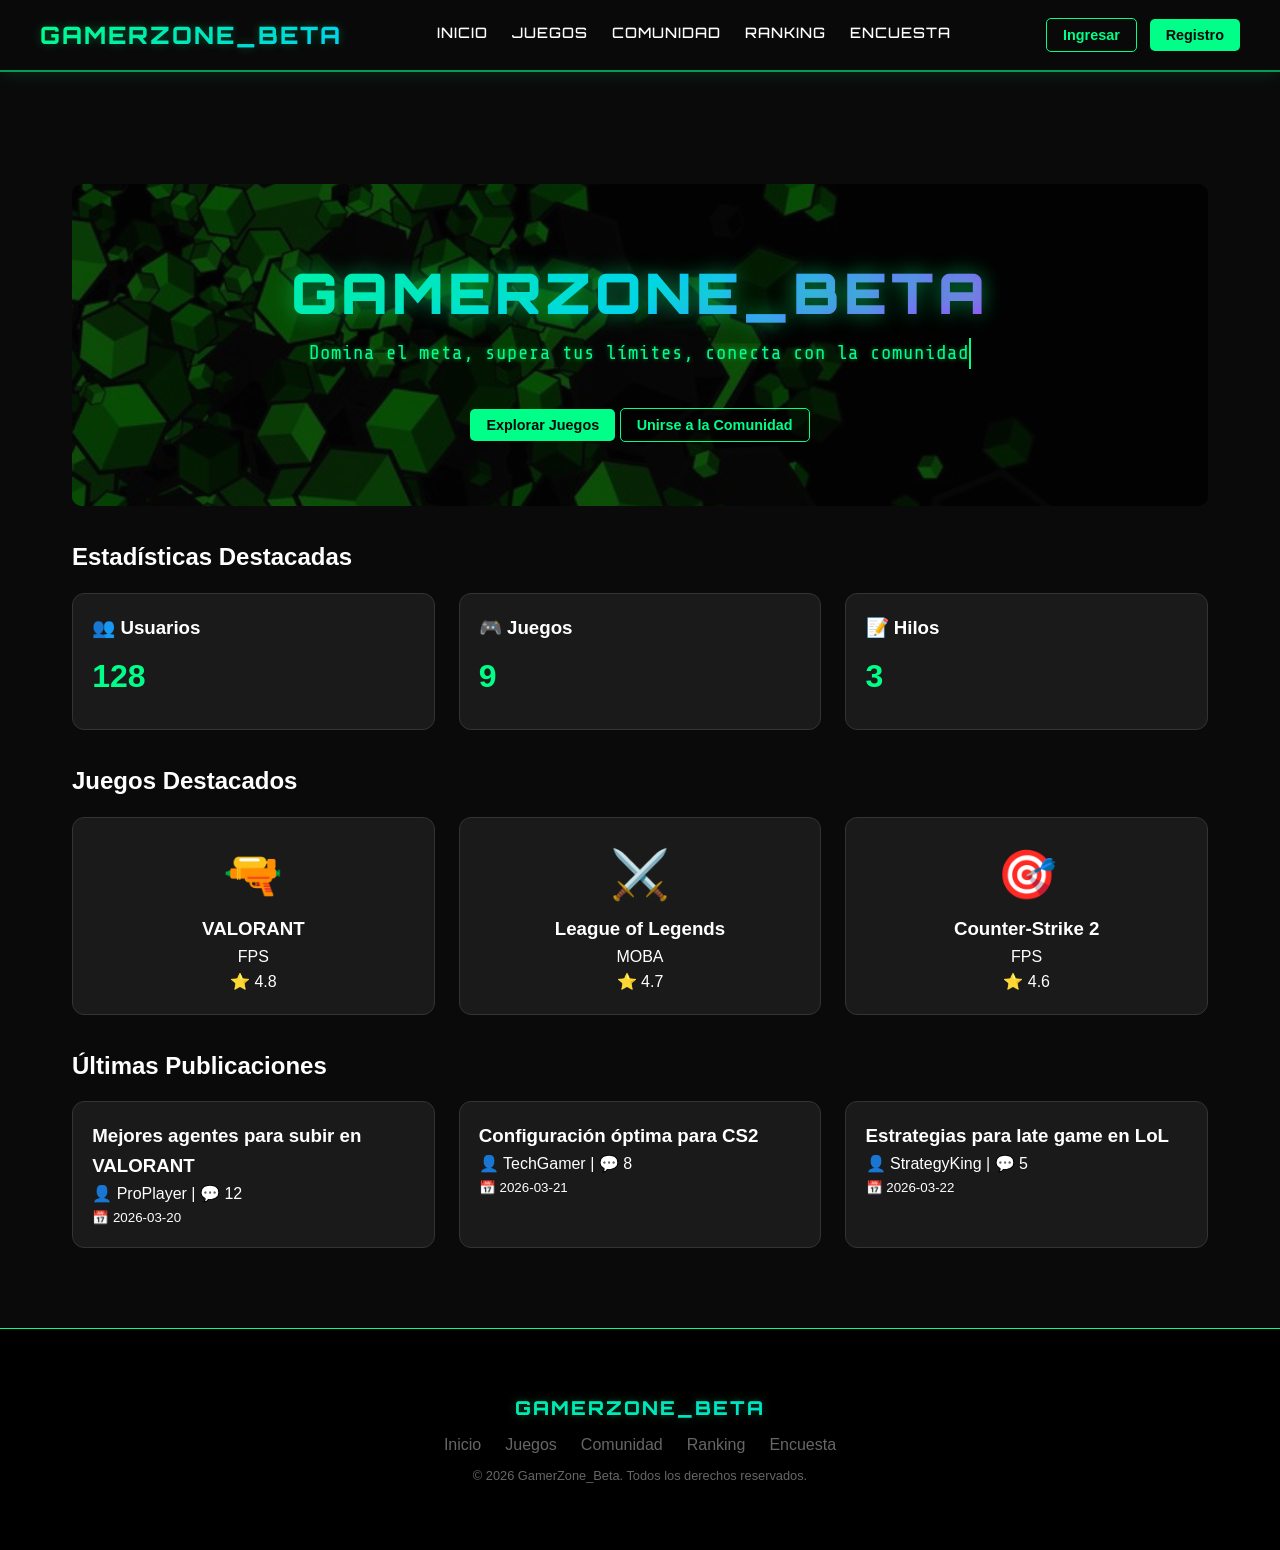
<file: index.html>
<!DOCTYPE html>
<html lang="es">
<head>
    <meta charset="UTF-8">
    <meta name="viewport" content="width=device-width, initial-scale=1.0">
    <title>GamerZone - Comunidad Gamer</title>
    <link rel="stylesheet" href="styles.css">
    
    <link href="https://fonts.googleapis.com/css2?family=Orbitron:wght@400;500;600;700;800;900&display=swap" rel="stylesheet">
    <link href="https://fonts.googleapis.com/css2?family=Share+Tech+Mono&family=Space+Mono:wght@400;700&display=swap" rel="stylesheet">
    <link rel="icon" type="image/png" href="logo.png">
</head>
<body>
    <nav class="navbar">
        <div class="nav-container">
            <div class="logo" onclick="navigateTo('home')">GAMERZONE_BETA</div>
            <div class="nav-links">
                <a onclick="navigateTo('home')">Inicio</a>
                <a onclick="navigateTo('games')">Juegos</a>
                <a onclick="navigateTo('community')">Comunidad</a>
                <a onclick="navigateTo('ranking')">Ranking</a>
                <a onclick="navigateTo('survey')">Encuesta</a>
            </div>
            <div class="auth-buttons" id="authButtons"></div>
        </div>
    </nav>

    <div class="main-content">
        <!-- Inicio -->
        <div id="home" class="section active">
            <div class="container">
                <div class="hero">
                    <h1>GAMERZONE_BETA</h1>
                    <p>Domina el meta, supera tus límites, conecta con la comunidad</p>
                    <div class="hero-buttons">
                        <button class="btn btn-primary" onclick="navigateTo('games')">Explorar Juegos</button>
                        <button class="btn btn-outline" onclick="navigateTo('community')">Unirse a la Comunidad</button>
                    </div>
                </div>

                <h2>Estadísticas Destacadas</h2>
                <div class="stats-grid" id="statsGrid"></div>

                <h2 style="margin-top: 2rem;">Juegos Destacados</h2>
                <div class="games-grid" id="featuredGames"></div>

                <h2 style="margin-top: 2rem;">Últimas Publicaciones</h2>
                <div class="posts-grid" id="latestPosts"></div>
            </div>
        </div>

        <!-- Juegos -->
        <div id="games" class="section">
            <div class="container">
                <h1>Catálogo de Juegos</h1>
                <div class="filters" id="gameFilters"></div>
                <div class="games-grid" id="gamesGrid"></div>
            </div>
        </div>

        <!-- Comunidad -->
        <div id="community" class="section">
            <div class="container">
                <h1>Comunidad y Foros</h1>
                <div id="forumView"></div>
            </div>
        </div>

        <!-- Ranking -->
        <div id="ranking" class="section">
            <div class="container">
                <h1>Ranking de Juegos</h1>
                <div style="margin: 1rem 0; font-size: 0.8rem; color: #00ff88;">🔄 Actualizando cada 60 segundos</div>
                <div id="rankingTable"></div>
            </div>
        </div>

        <!-- Encuesta -->
        <div id="survey" class="section">
            <div class="container">
                <div class="survey-section">
                    <h1 style="color: #00ff88; margin-bottom: 1rem;">🎮 Encuesta Gamer</h1>
                    <p>Completa esta encuesta y conoce tu perfil de jugador</p>
                    
                    <div class="survey-question">
                        <label>🔹 Alias / Nickname:</label>
                        <input type="text" id="surveyAlias" placeholder="Ej: ShadowKiller, ProPlayer, etc.">
                    </div>

                    <div class="survey-question">
                        <label>🔹 ¿Qué tipo de jugador eres?</label>
                        <select id="surveyType">
                            <option value="">Selecciona una opción</option>
                            <option value="Competitivo">🏆 Competitivo - Solo importa ganar</option>
                            <option value="Casual">🎮 Casual - Juego por diversión</option>
                            <option value="Estratega">🧠 Estratega - Me gusta planificar</option>
                            <option value="Social">💬 Social - Me gusta jugar con amigos</option>
                            <option value="Tryhard">⚡ Tryhard - Entreno para mejorar</option>
                        </select>
                    </div>

                    <div class="survey-question">
                        <label>🔹 ¿Cuántas horas juegas a la semana?</label>
                        <select id="surveyHours">
                            <option value="">Selecciona una opción</option>
                            <option value="Menos de 5">Menos de 5 horas</option>
                            <option value="5 a 10">5 a 10 horas</option>
                            <option value="10 a 20">10 a 20 horas</option>
                            <option value="20 a 30">20 a 30 horas</option>
                            <option value="Más de 30">Más de 30 horas</option>
                        </select>
                    </div>

                    <div class="survey-question">
                        <label>🔹 Tu género de juego favorito:</label>
                        <select id="surveyGenre">
                            <option value="">Selecciona una opción</option>
                            <option value="FPS">🔫 FPS (Disparos)</option>
                            <option value="MOBA">⚔️ MOBA (Estrategia)</option>
                            <option value="Battle Royale">🪂 Battle Royale</option>
                            <option value="RPG">🗡️ RPG (Rol)</option>
                            <option value="Deportes">⚽ Deportes</option>
                            <option value="Estrategia">🎯 Estrategia</option>
                        </select>
                    </div>

                    <div class="survey-question">
                        <label>🔹 ¿Participas en torneos o competitivo?</label>
                        <div class="radio-group">
                            <label><input type="radio" name="tournament" value="Sí, regularmente"> Sí, regularmente</label>
                            <label><input type="radio" name="tournament" value="A veces"> A veces</label>
                            <label><input type="radio" name="tournament" value="No, solo casual"> No, solo casual</label>
                            <label><input type="radio" name="tournament" value="Me gustaría empezar"> Me gustaría empezar</label>
                        </div>
                    </div>

                    <div class="survey-question">
                        <label>🔹 ¿Qué buscas en una comunidad gamer?</label>
                        <div class="radio-group">
                            <label><input type="radio" name="community" value="Aprender y mejorar"> Aprender y mejorar</label>
                            <label><input type="radio" name="community" value="Hacer amigos"> Hacer amigos</label>
                            <label><input type="radio" name="community" value="Encontrar equipo"> Encontrar equipo</label>
                            <label><input type="radio" name="community" value="Información del meta"> Información del meta</label>
                        </div>
                    </div>

                    <button class="btn btn-primary" onclick="submitSurvey()" style="width: 100%; margin-top: 1rem;">📊 Enviar Encuesta</button>
                    
                    <div id="surveyResult" style="margin-top: 1.5rem; padding: 1rem; background: #0a0a0a; border-radius: 5px; display: none;"></div>
                </div>
            </div>
        </div>
    </div>

    <footer class="footer">
        <div class="container">
            <div class="logo" style="font-size: 1.2rem; margin-bottom: 0.5rem;">GAMERZONE_BETA</div>
            <div style="display: flex; justify-content: center; gap: 1.5rem; flex-wrap: wrap; margin-bottom: 0.5rem;">
                <a onclick="navigateTo('home')" style="color:#666; cursor:pointer;">Inicio</a>
                <a onclick="navigateTo('games')" style="color:#666; cursor:pointer;">Juegos</a>
                <a onclick="navigateTo('community')" style="color:#666; cursor:pointer;">Comunidad</a>
                <a onclick="navigateTo('ranking')" style="color:#666; cursor:pointer;">Ranking</a>
                <a onclick="navigateTo('survey')" style="color:#666; cursor:pointer;">Encuesta</a>
            </div>
            <p style="color:#666; font-size: 0.8rem;">© 2026 GamerZone_Beta. Todos los derechos reservados.</p>
        </div>
    </footer>

    <div id="modal" class="modal">
        <div class="modal-content" id="modalContent"></div>
    </div>

    <script src="script.js"></script>
</body>
</html>
</file>
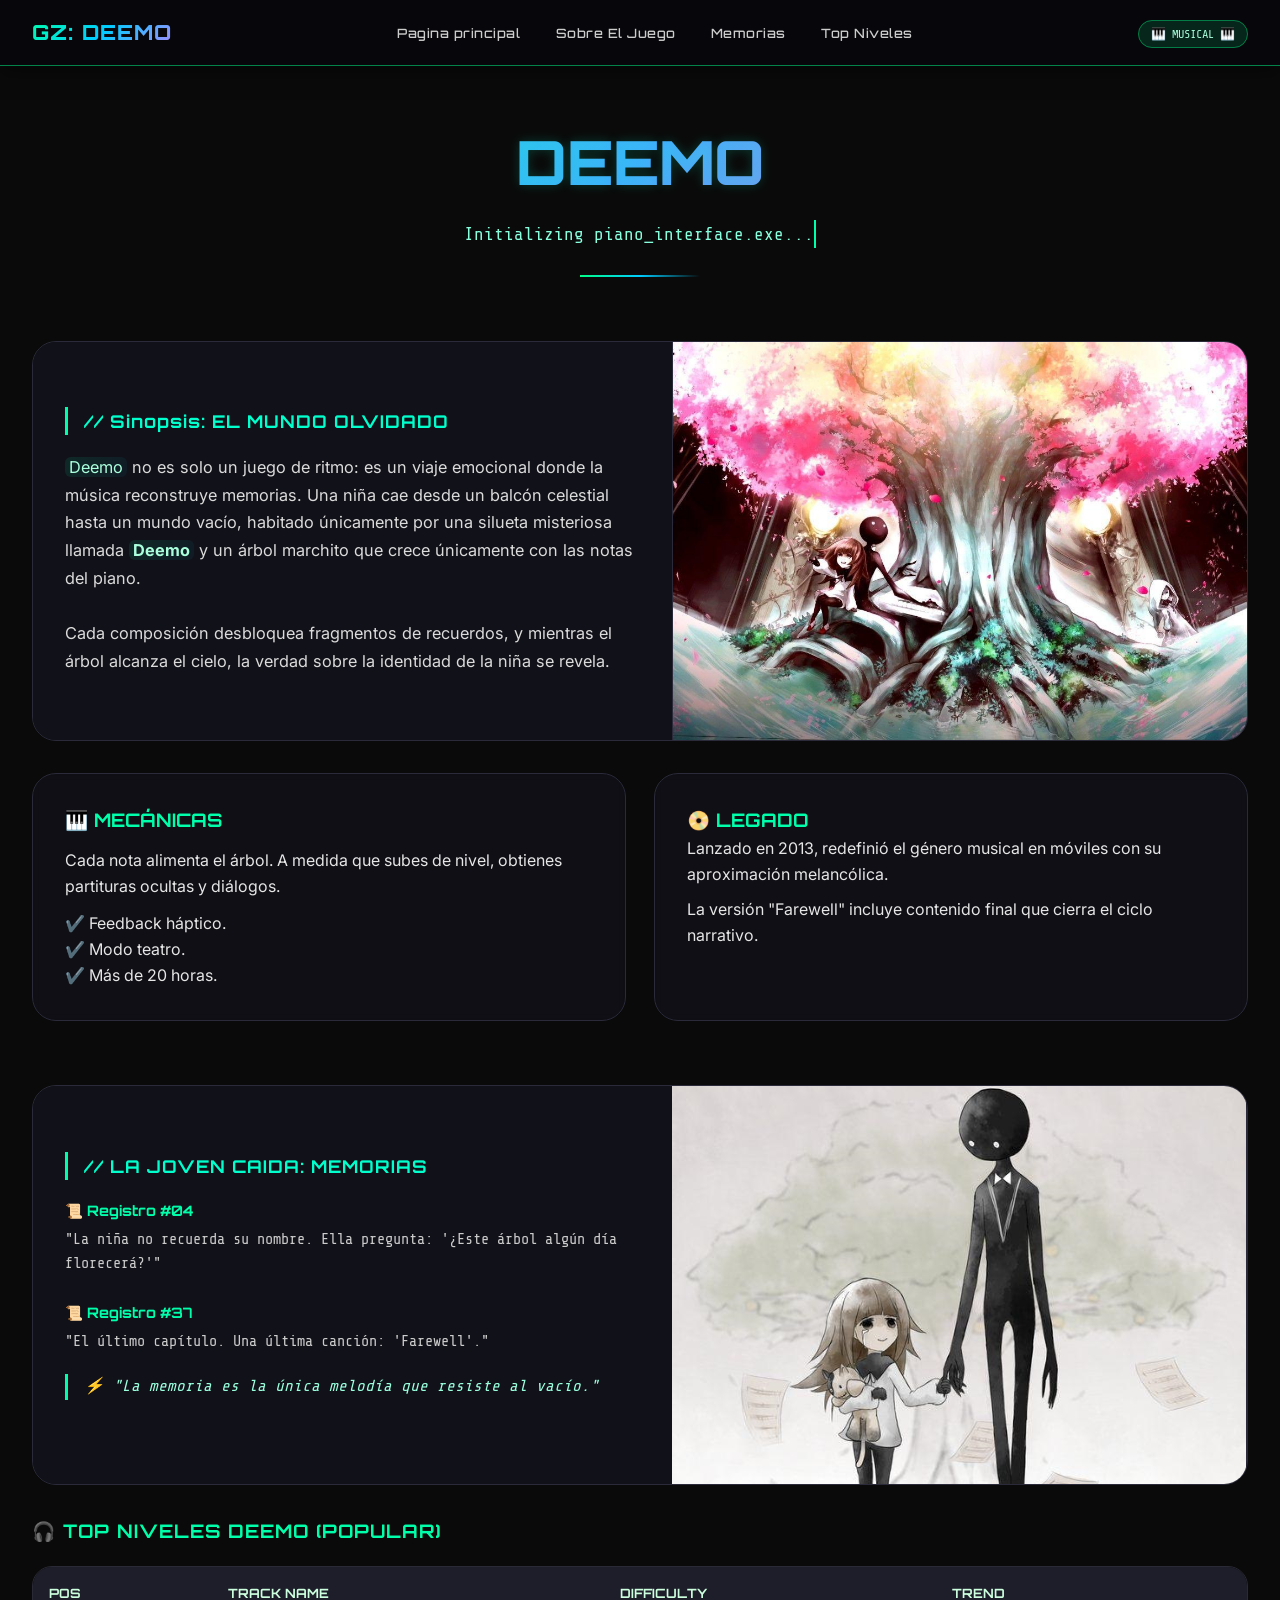
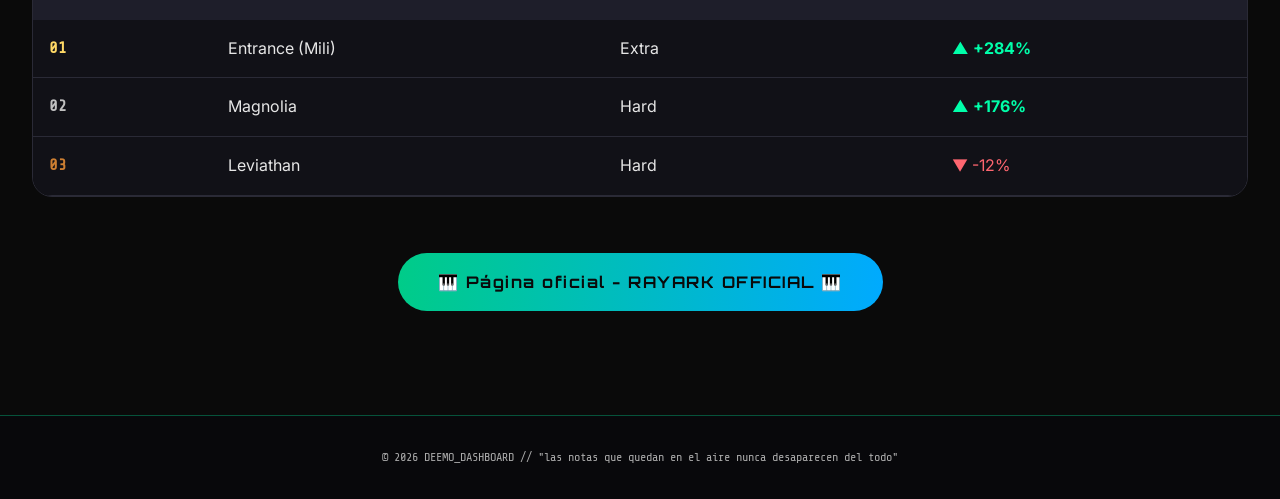
<file: deemo.html>
<!DOCTYPE html>
<html lang="es">
<head>
    <meta charset="UTF-8">
    <meta name="viewport" content="width=device-width, initial-scale=1.0">
    <title>GamerZone - Deemo</title>
    <link href="https://fonts.googleapis.com/css2?family=Orbitron:wght@400;700;900&family=Share+Tech+Mono&family=Inter:opsz,wght@14..32,300;14..32,400;14..32,500;14..32,600;14..32,700&display=swap" rel="stylesheet">
    <link rel="stylesheet" href="style_deemo.css">
    <link rel="icon" type="image/png" href="logo.png">
</head>
<body>

    <nav class="navbar">
        <div class="nav-container">
            <div class="logo">GZ: DEEMO</div>
            <ul class="nav-links">
                <li><a href="index.html">Pagina principal</a></li>
                <li><a href="#about">Sobre El Juego</a></li>
                <li><a href="#story">Memorias</a></li>
                <li><a href="#music">Top Niveles</a></li>
            </ul>
            <div class="auth-buttons">
                <span> 🎹 MUSICAL 🎹</span>
            </div>
        </div>
    </nav>

    <main class="main-content">
        <div class="container">
            
            <header class="hero">
                <h1>DEEMO</h1>
                <p>Initializing piano_interface.exe...</p>
                <div class="glitch-line"></div>
            </header>

            <section id="about" class="section active">
                <div class="card mixed-card">
                    <div class="card-content">
                        <h2 class="stat-number">// Sinopsis: EL MUNDO OLVIDADO</h2>
                        <div class="lore-text">
                            <p><span class="lore-highlight">Deemo</span> no es solo un juego de ritmo: es un viaje emocional donde la música reconstruye memorias. Una niña cae desde un balcón celestial hasta un mundo vacío, habitado únicamente por una silueta misteriosa llamada <strong class="lore-highlight">Deemo</strong> y un árbol marchito que crece únicamente con las notas del piano.</p>
                            <br>
                            <p>Cada composición desbloquea fragmentos de recuerdos, y mientras el árbol alcanza el cielo, la verdad sobre la identidad de la niña se revela.</p>
                        </div>
                    </div>
                    <div class="card-image" style="background-image: url('deemo_1.png');"></div>
                </div>
                
                <div class="stats-grid">
                    <div class="card">
                        <h3 style="color:#00ffaa; font-family: 'Orbitron';">🎹 MECÁNICAS</h3>
                        <p style="margin-top: 12px;">Cada nota alimenta el árbol. A medida que subes de nivel, obtienes partituras ocultas y diálogos.</p>
                        <p style="margin-top: 12px;">✔️ Feedback háptico.<br>✔️ Modo teatro.<br>✔️ Más de 20 horas.</p>
                    </div>
                    <div class="card">
                        <h3 style="color:#00ffaa; font-family: 'Orbitron';">📀 LEGADO</h3>
                        <p>Lanzado en 2013, redefinió el género musical en móviles con su aproximación melancólica.</p>
                        <p style="margin-top: 10px;">La versión "Farewell" incluye contenido final que cierra el ciclo narrativo.</p>
                    </div>
                </div>
            </section>

            <section id="story" class="section active" style="margin-top: 1rem;">
                <div class="card mixed-card image-left">
                    <div class="card-image" style="background-image: url('deemo_2.png');"></div>
                    
                    <div class="card-content">
                        <h2 class="stat-number">// LA JOVEN CAIDA: MEMORIAS</h2>
                        <div class="logs-container">
                            <div class="log-entry">
                                <h4>📜 Registro #04</h4>
                                <p>"La niña no recuerda su nombre. Ella pregunta: '¿Este árbol algún día florecerá?'"</p>
                            </div>
                            <div class="log-entry">
                                <h4>📜 Registro #37</h4>
                                <p>"El último capítulo. Una última canción: 'Farewell'."</p>
                            </div>
                        </div>
                        <div class="quote" style="margin-top: 20px;">
                            ⚡ "La memoria es la única melodía que resiste al vacío."
                        </div>
                    </div>
                </div>
            </section>

            <section id="music" class="section active" style="margin-top: 0.5rem;">
                <h3 style="color: #00ffaa; font-family: 'Orbitron'; margin-bottom: 1.2rem; letter-spacing: 1px;">🎧 TOP NIVELES DEEMO (POPULAR)</h3>
                <div class="table-container"> <table class="ranking-table">
                        <thead>
                            <tr>
                                <th>POS</th>
                                <th>TRACK NAME</th>
                                <th>DIFFICULTY</th>
                                <th>TREND</th>
                            </tr>
                        </thead>
                        <tbody>
                            <tr>
                                <td class="position-1">01</td>
                                <td>Entrance (Mili)</td>
                                <td>Extra</td>
                                <td class="trend-up">▲ +284%</td>
                            </tr>
                            <tr>
                                <td class="position-2">02</td>
                                <td>Magnolia</td>
                                <td>Hard</td>
                                <td class="trend-up">▲ +176%</td>
                            </tr>
                            <tr>
                                <td class="position-3">03</td>
                                <td>Leviathan</td>
                                <td>Hard</td>
                                <td class="trend-down">▼ -12%</td>
                            </tr>
                        </tbody>
                    </table>
                </div>
            </section>

            <div style="text-align: center; margin-top: 3.5rem; margin-bottom: 3.5rem;">
                <a href="https://www.rayark.com/g/deemo/" target="_blank" style="text-decoration: none;">
                    <button class="btn btn-primary">
                        🎹 Página oficial - RAYARK OFFICIAL 🎹
                    </button>
                </a>
            </div>

        </div>
    </main>

    <footer class="footer">
        <p>© 2026 DEEMO_DASHBOARD // "las notas que quedan en el aire nunca desaparecen del todo"</p>
    </footer>

</body>
</html>
</file>
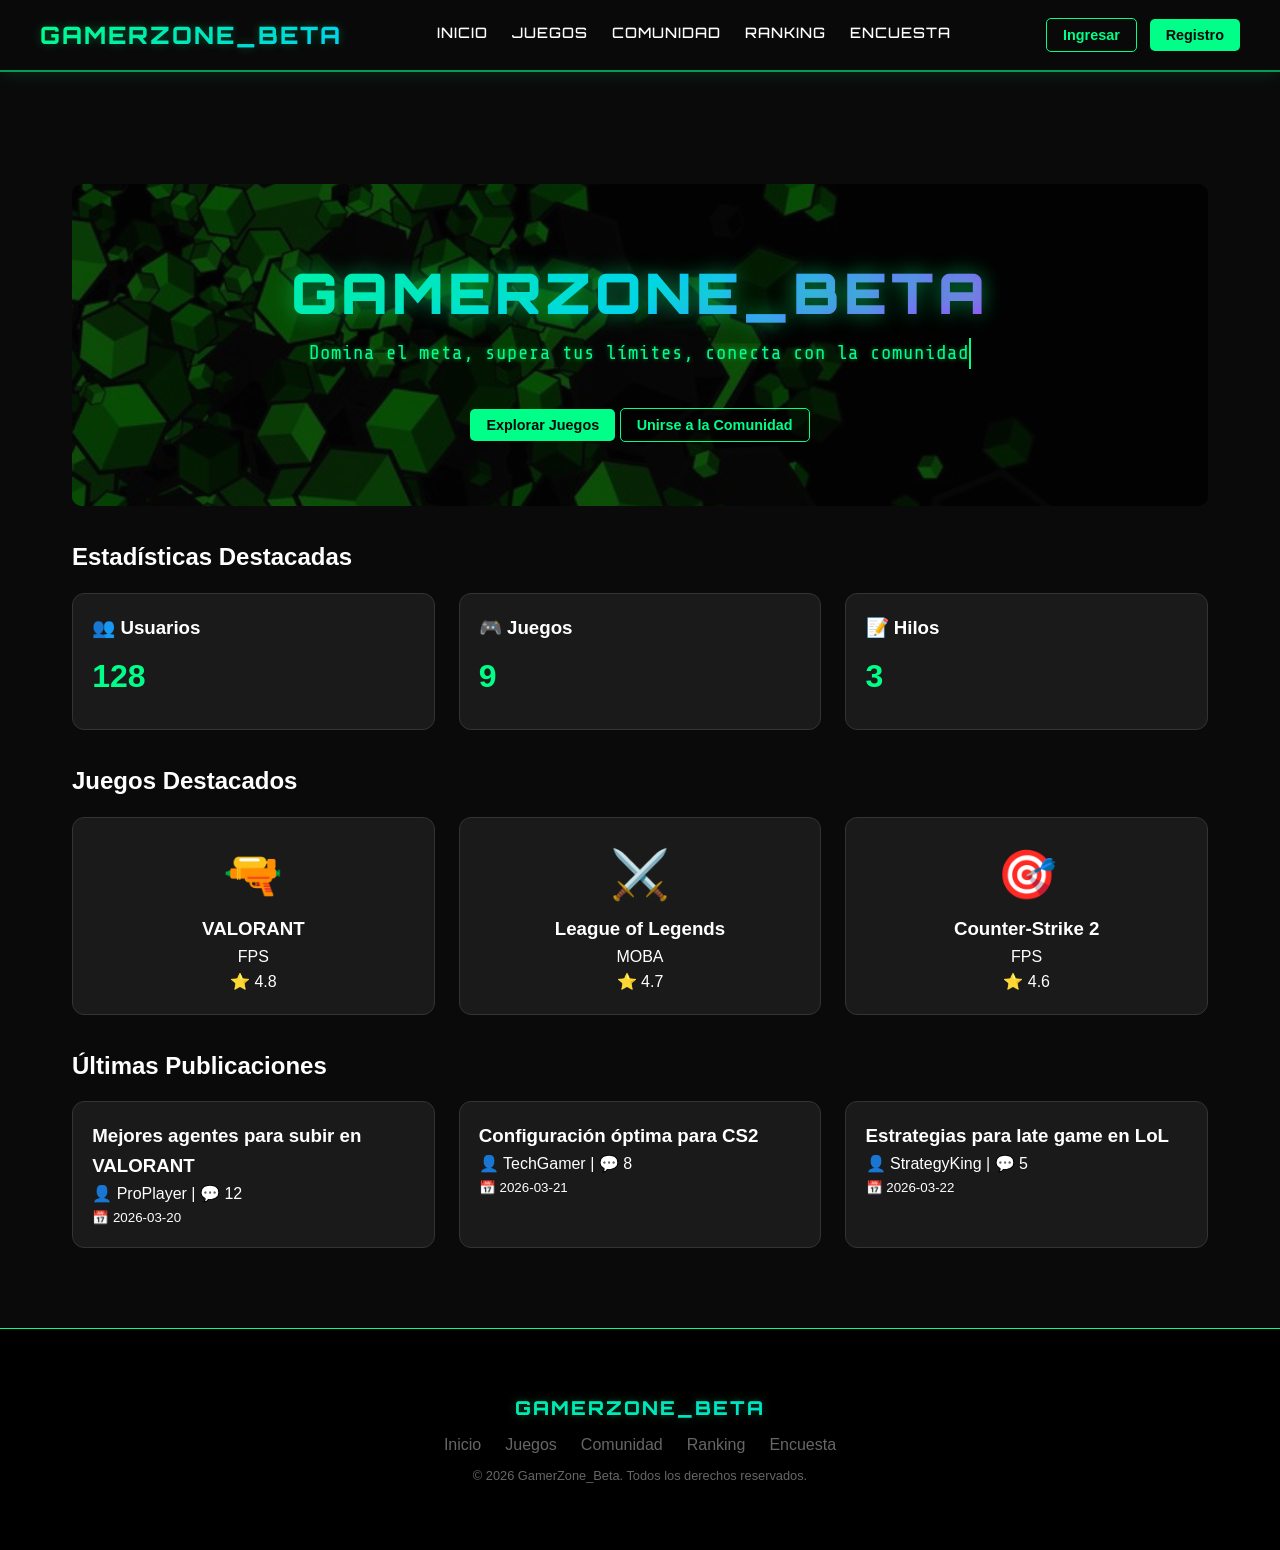
<file: index (1).html>
<!DOCTYPE html>
<html lang="es">
<head>
    <meta charset="UTF-8">
    <meta name="viewport" content="width=device-width, initial-scale=1.0">
    <title>GamerZone - Comunidad Gamer</title>
    <link rel="stylesheet" href="styles.css">
    
    <link href="https://fonts.googleapis.com/css2?family=Orbitron:wght@400;500;600;700;800;900&display=swap" rel="stylesheet">
    <link href="https://fonts.googleapis.com/css2?family=Share+Tech+Mono&family=Space+Mono:wght@400;700&display=swap" rel="stylesheet">
    <link rel="icon" type="image/png" href="logo.png">

    
</head>
<body>
    <nav class="navbar">
        <div class="nav-container">
            <div class="logo" onclick="navigateTo('home')">GAMERZONE_BETA</div>
            <div class="nav-links">
                <a onclick="navigateTo('home')">Inicio</a>
                <a onclick="navigateTo('games')">Juegos</a>
                <a onclick="navigateTo('community')">Comunidad</a>
                <a onclick="navigateTo('ranking')">Ranking</a>
                <a onclick="navigateTo('survey')">Encuesta</a>
            </div>
            <div class="auth-buttons" id="authButtons"></div>
        </div>
    </nav>

    <div class="main-content">
        <!-- Inicio -->
        <div id="home" class="section active">
            <div class="container">
                <div class="hero">
                    <h1>GAMERZONE_BETA</h1>
                    <p>Domina el meta, supera tus límites, conecta con la comunidad</p>
                    <div class="hero-buttons">
                        <button class="btn btn-primary" onclick="navigateTo('games')">Explorar Juegos</button>
                        <button class="btn btn-outline" onclick="navigateTo('community')">Unirse a la Comunidad</button>
                    </div>
                </div>

                <h2>Estadísticas Destacadas</h2>
                <div class="stats-grid" id="statsGrid"></div>

                <h2 style="margin-top: 2rem;">Juegos Destacados</h2>
                <div class="games-grid" id="featuredGames"></div>

                <h2 style="margin-top: 2rem;">Últimas Publicaciones</h2>
                <div class="posts-grid" id="latestPosts"></div>
            </div>
        </div>

        <!-- Juegos -->
        <div id="games" class="section">
            <div class="container">
                <h1>Catálogo de Juegos</h1>
                <div class="filters" id="gameFilters"></div>
                <div class="games-grid" id="gamesGrid"></div>
            </div>
        </div>

        <!-- Comunidad -->
        <div id="community" class="section">
            <div class="container">
                <h1>Comunidad y Foros</h1>
                <div id="forumView"></div>
            </div>
        </div>

        <!-- Ranking -->
        <div id="ranking" class="section">
            <div class="container">
                <h1>Ranking de Juegos</h1>
                <div style="margin: 1rem 0; font-size: 0.8rem; color: #00ff88;">🔄 Actualizando cada 60 segundos</div>
                <div id="rankingTable"></div>
            </div>
        </div>

        <!-- Encuesta -->
        <div id="survey" class="section">
            <div class="container">
                <div class="survey-section">
                    <h1 style="color: #00ff88; margin-bottom: 1rem;">🎮 Encuesta Gamer</h1>
                    <p>Completa esta encuesta y conoce tu perfil de jugador</p>
                    
                    <div class="survey-question">
                        <label>🔹 Alias / Nickname:</label>
                        <input type="text" id="surveyAlias" placeholder="Ej: ShadowKiller, ProPlayer, etc.">
                    </div>

                    <div class="survey-question">
                        <label>🔹 ¿Qué tipo de jugador eres?</label>
                        <select id="surveyType">
                            <option value="">Selecciona una opción</option>
                            <option value="Competitivo">🏆 Competitivo - Solo importa ganar</option>
                            <option value="Casual">🎮 Casual - Juego por diversión</option>
                            <option value="Estratega">🧠 Estratega - Me gusta planificar</option>
                            <option value="Social">💬 Social - Me gusta jugar con amigos</option>
                            <option value="Tryhard">⚡ Tryhard - Entreno para mejorar</option>
                        </select>
                    </div>

                    <div class="survey-question">
                        <label>🔹 ¿Cuántas horas juegas a la semana?</label>
                        <select id="surveyHours">
                            <option value="">Selecciona una opción</option>
                            <option value="Menos de 5">Menos de 5 horas</option>
                            <option value="5 a 10">5 a 10 horas</option>
                            <option value="10 a 20">10 a 20 horas</option>
                            <option value="20 a 30">20 a 30 horas</option>
                            <option value="Más de 30">Más de 30 horas</option>
                        </select>
                    </div>

                    <div class="survey-question">
                        <label>🔹 Tu género de juego favorito:</label>
                        <select id="surveyGenre">
                            <option value="">Selecciona una opción</option>
                            <option value="FPS">🔫 FPS (Disparos)</option>
                            <option value="MOBA">⚔️ MOBA (Estrategia)</option>
                            <option value="Battle Royale">🪂 Battle Royale</option>
                            <option value="RPG">🗡️ RPG (Rol)</option>
                            <option value="Deportes">⚽ Deportes</option>
                            <option value="Estrategia">🎯 Estrategia</option>
                        </select>
                    </div>

                    <div class="survey-question">
                        <label>🔹 ¿Participas en torneos o competitivo?</label>
                        <div class="radio-group">
                            <label><input type="radio" name="tournament" value="Sí, regularmente"> Sí, regularmente</label>
                            <label><input type="radio" name="tournament" value="A veces"> A veces</label>
                            <label><input type="radio" name="tournament" value="No, solo casual"> No, solo casual</label>
                            <label><input type="radio" name="tournament" value="Me gustaría empezar"> Me gustaría empezar</label>
                        </div>
                    </div>

                    <div class="survey-question">
                        <label>🔹 ¿Qué buscas en una comunidad gamer?</label>
                        <div class="radio-group">
                            <label><input type="radio" name="community" value="Aprender y mejorar"> Aprender y mejorar</label>
                            <label><input type="radio" name="community" value="Hacer amigos"> Hacer amigos</label>
                            <label><input type="radio" name="community" value="Encontrar equipo"> Encontrar equipo</label>
                            <label><input type="radio" name="community" value="Información del meta"> Información del meta</label>
                        </div>
                    </div>

                    <button class="btn btn-primary" onclick="submitSurvey()" style="width: 100%; margin-top: 1rem;">📊 Enviar Encuesta</button>
                    
                    <div id="surveyResult" style="margin-top: 1.5rem; padding: 1rem; background: #0a0a0a; border-radius: 5px; display: none;"></div>
                </div>
            </div>
        </div>
    </div>

    <footer class="footer">
        <div class="container">
            <div class="logo" style="font-size: 1.2rem; margin-bottom: 0.5rem;">GAMERZONE_BETA</div>
            <div style="display: flex; justify-content: center; gap: 1.5rem; flex-wrap: wrap; margin-bottom: 0.5rem;">
                <a onclick="navigateTo('home')" style="color:#666; cursor:pointer;">Inicio</a>
                <a onclick="navigateTo('games')" style="color:#666; cursor:pointer;">Juegos</a>
                <a onclick="navigateTo('community')" style="color:#666; cursor:pointer;">Comunidad</a>
                <a onclick="navigateTo('ranking')" style="color:#666; cursor:pointer;">Ranking</a>
                <a onclick="navigateTo('survey')" style="color:#666; cursor:pointer;">Encuesta</a>
            </div>
            <p style="color:#666; font-size: 0.8rem;">© 2026 GamerZone_Beta. Todos los derechos reservados.</p>
        </div>
    </footer>

    <div id="modal" class="modal">
        <div class="modal-content" id="modalContent"></div>
    </div>

    <script src="script.js"></script>
</body>
</html>
</file>
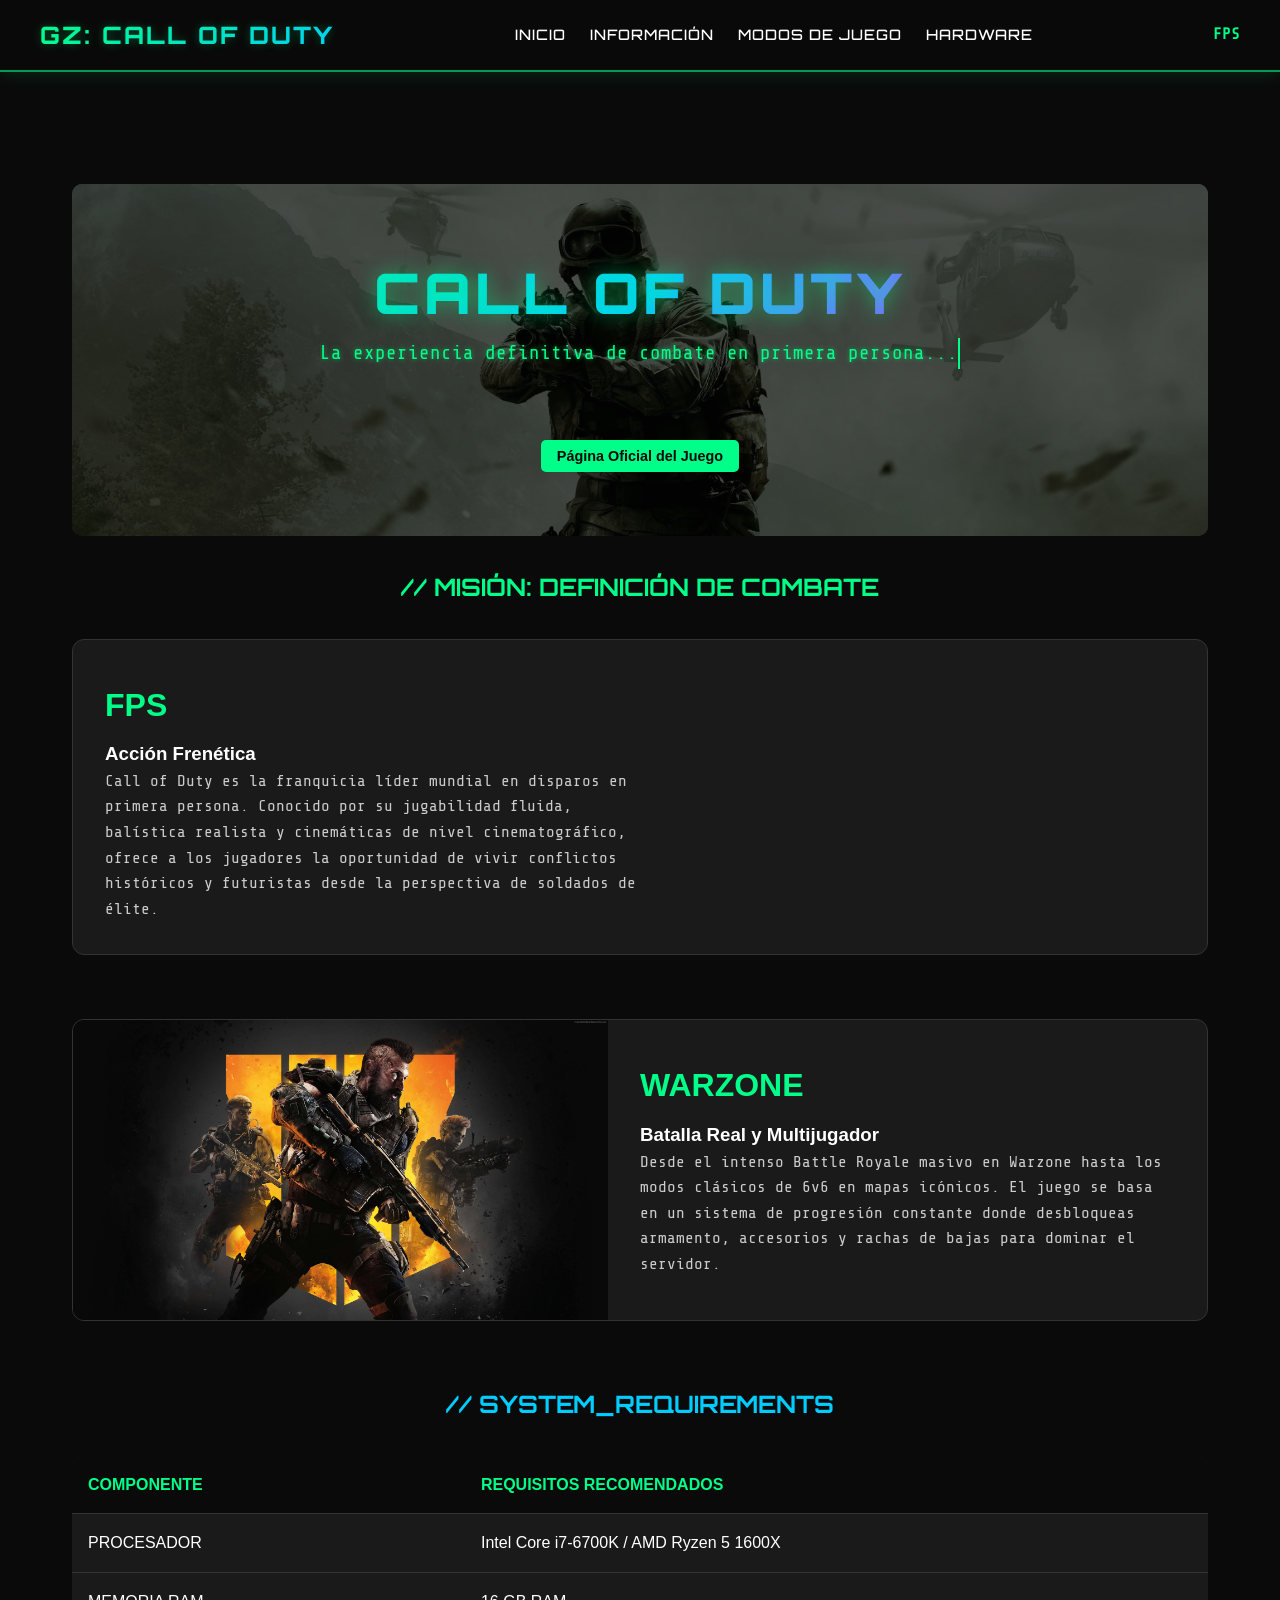
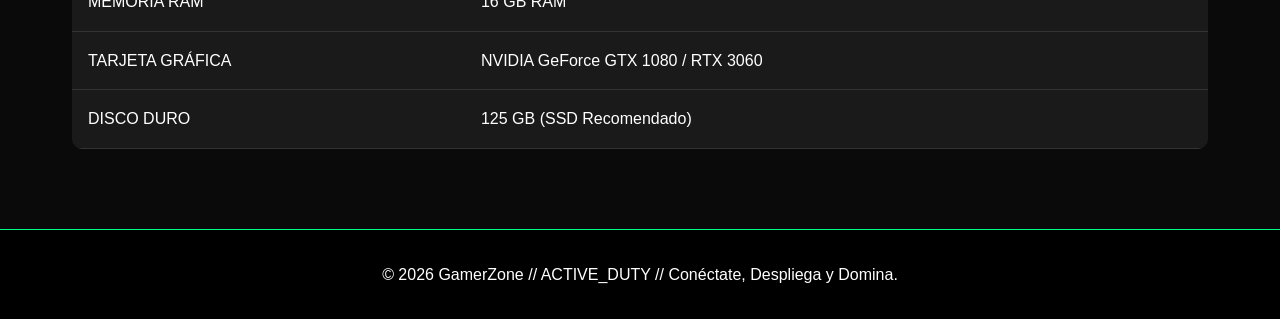
<file: index_call.html>
<!DOCTYPE html>
<html lang="es">
<head>
    <meta charset="UTF-8">
    <meta name="viewport" content="width=device-width, initial-scale=1.0">
    <title>GamerZone - Call of Duty</title>
    <link href="https://fonts.googleapis.com/css2?family=Orbitron:wght@400;700;900&family=Share+Tech+Mono&display=swap" rel="stylesheet">
    <link rel="stylesheet" href="style_call.css"> <link rel="icon" type="image/png" href="logo.png">
</head>
<body>

    <nav class="navbar">
        <div class="nav-container">
            <div class="logo">GZ: CALL OF DUTY</div>
            <ul class="nav-links">
                <li><a href="index.html">Inicio</a></li>
                <li><a href="#sobre-el-juego">Información</a></li>
                <li><a href="#modos">Modos de Juego</a></li>
                <li><a href="#requisitos">Hardware</a></li>
            </ul>
            <div class="auth-buttons">
                <span>FPS</span>
            </div>
        </div>
    </nav>

    <main class="main-content">
        <div class="container">
            
            <header class="hero" id="inicio">
                <h1>CALL OF DUTY</h1>
                <p>La experiencia definitiva de combate en primera persona...</p>
                <div style="margin-top: 2rem;">
                    <a href="https://www.callofduty.com/" target="_blank">
                        <button class="btn btn-primary">Página Oficial del Juego</button>
                    </a>
                </div>
            </header>

            <section class="section active" id="sobre-el-juego">
                <h2 style="font-family: 'Orbitron'; color: #00ff88; margin-bottom: 2rem; text-align: center;">// MISIÓN: DEFINICIÓN DE COMBATE</h2>
                
                <div class="card" style="flex-direction: row; display: flex; align-items: stretch; gap: 0; padding: 0; overflow: hidden;">
                    <div class="card-content" style="flex: 1; padding: 2rem;">
                        <div class="stat-number">FPS</div>
                        <h3>Acción Frenética</h3>
                        <p style="color: #ccc; font-family: 'Share Tech Mono';">Call of Duty es la franquicia líder mundial en disparos en primera persona. Conocido por su jugabilidad fluida, balística realista y cinemáticas de nivel cinematográfico, ofrece a los jugadores la oportunidad de vivir conflictos históricos y futuristas desde la perspectiva de soldados de élite.</p>
                    </div>
                    <div style="flex: 1; background: url('https://www.callofduty.com/content/dam/atvi/callofduty/cod-touchui/blog/body/mwiii/MWIII-REVEAL-FULL-001.jpg') center/cover; min-height: 300px;"></div>
                </div>
            </section>

            <section class="section active" id="modos" style="margin-top: 4rem;">
                <div class="card" style="flex-direction: row-reverse; display: flex; align-items: stretch; gap: 0; padding: 0; overflow: hidden;">
                    <div class="card-content" style="flex: 1; padding: 2rem;">
                        <div class="stat-number">WARZONE</div>
                        <h3>Batalla Real y Multijugador</h3>
                        <p style="color: #ccc; font-family: 'Share Tech Mono';">Desde el intenso Battle Royale masivo en Warzone hasta los modos clásicos de 6v6 en mapas icónicos. El juego se basa en un sistema de progresión constante donde desbloqueas armamento, accesorios y rachas de bajas para dominar el servidor.</p>
                    </div>
                    <div style="flex: 1; background: url('c2.png') center/cover; min-height: 300px;"></div>
                </div>
            </section>

            <section class="section active" id="requisitos" style="margin-top: 4rem;">
                <h2 style="font-family: 'Orbitron'; color: #00ccff; margin-bottom: 2rem; text-align: center;">// SYSTEM_REQUIREMENTS</h2>
                <div class="table-container">
                    <table class="ranking-table">
                        <thead>
                            <tr>
                                <th>COMPONENTE</th>
                                <th>REQUISITOS RECOMENDADOS</th>
                            </tr>
                        </thead>
                        <tbody>
                            <tr>
                                <td>PROCESADOR</td>
                                <td>Intel Core i7-6700K / AMD Ryzen 5 1600X</td>
                            </tr>
                            <tr>
                                <td>MEMORIA RAM</td>
                                <td>16 GB RAM</td>
                            </tr>
                            <tr>
                                <td>TARJETA GRÁFICA</td>
                                <td>NVIDIA GeForce GTX 1080 / RTX 3060</td>
                            </tr>
                            <tr>
                                <td>DISCO DURO</td>
                                <td>125 GB (SSD Recomendado)</td>
                            </tr>
                        </tbody>
                    </table>
                </div>
            </section>

        </div>
    </main>

    <footer class="footer">
        <p>© 2026 GamerZone // ACTIVE_DUTY // Conéctate, Despliega y Domina.</p>
    </footer>

</body>
</html>
</file>
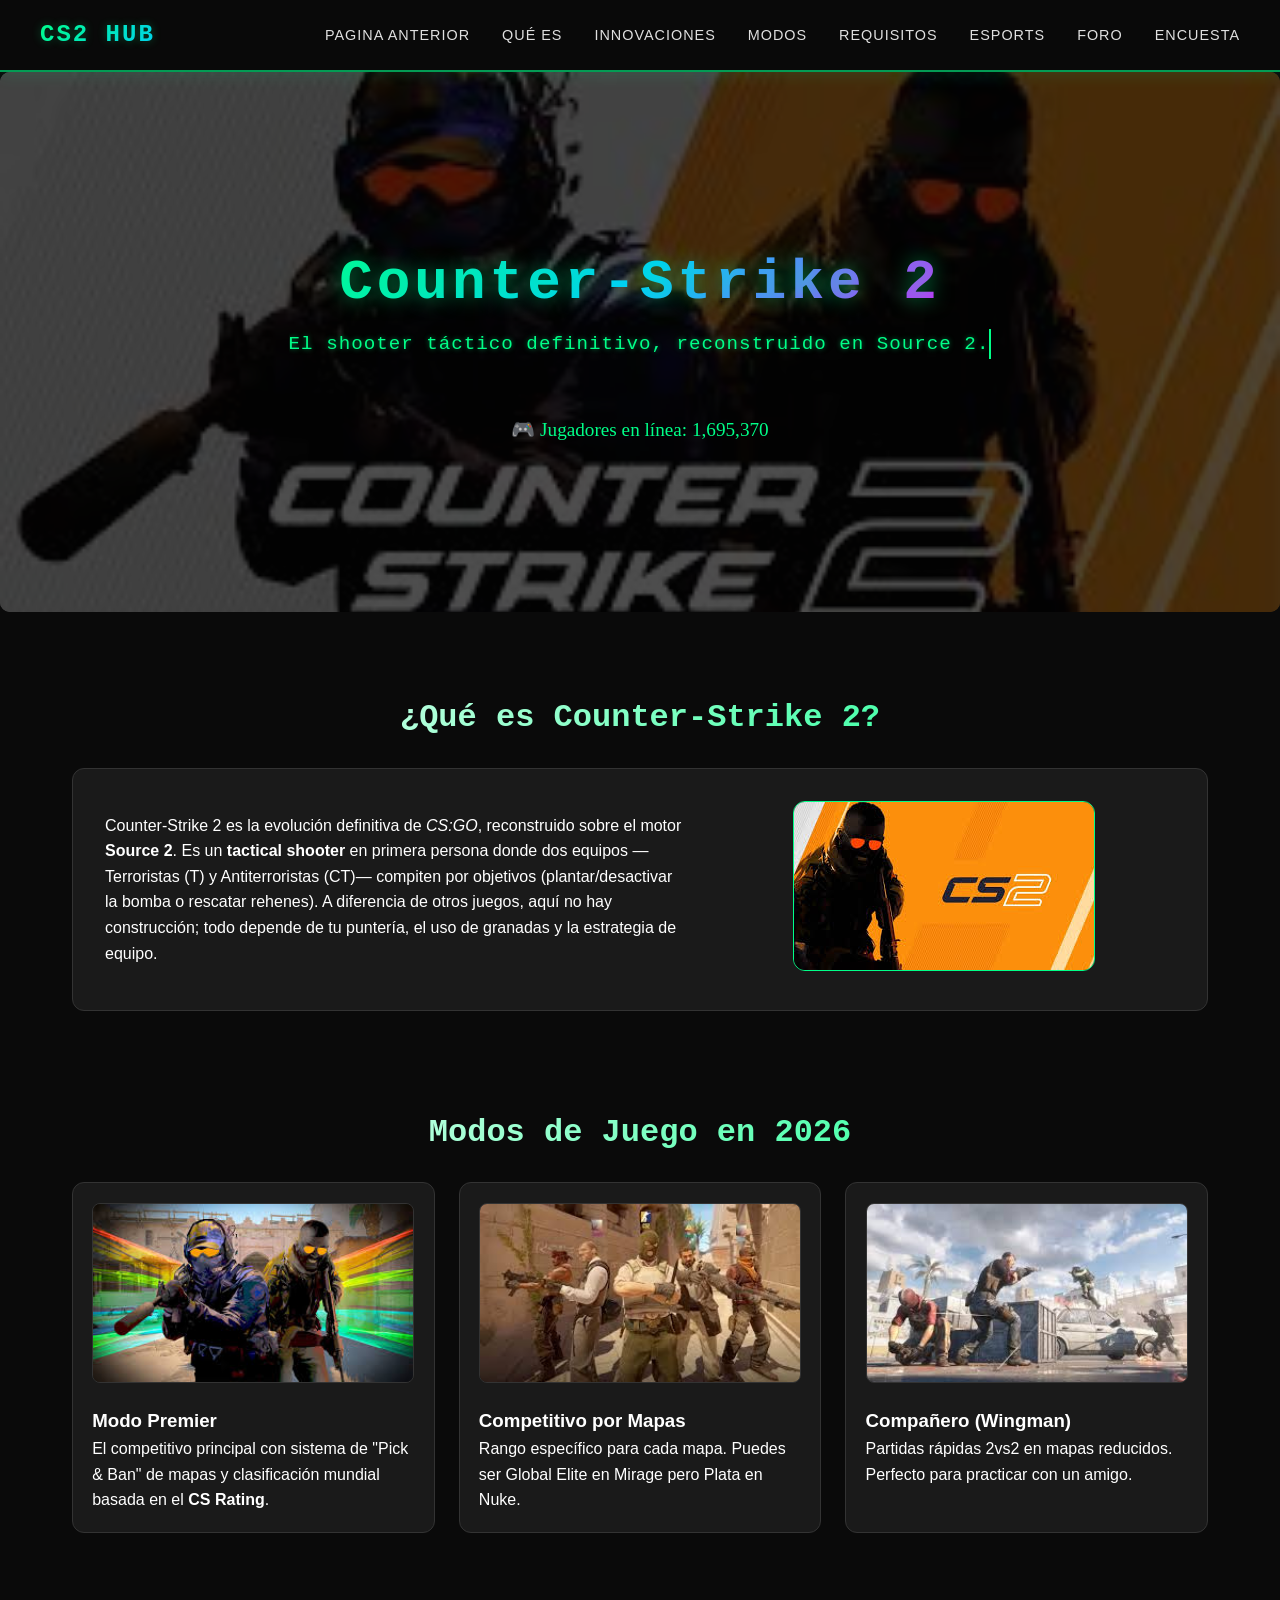
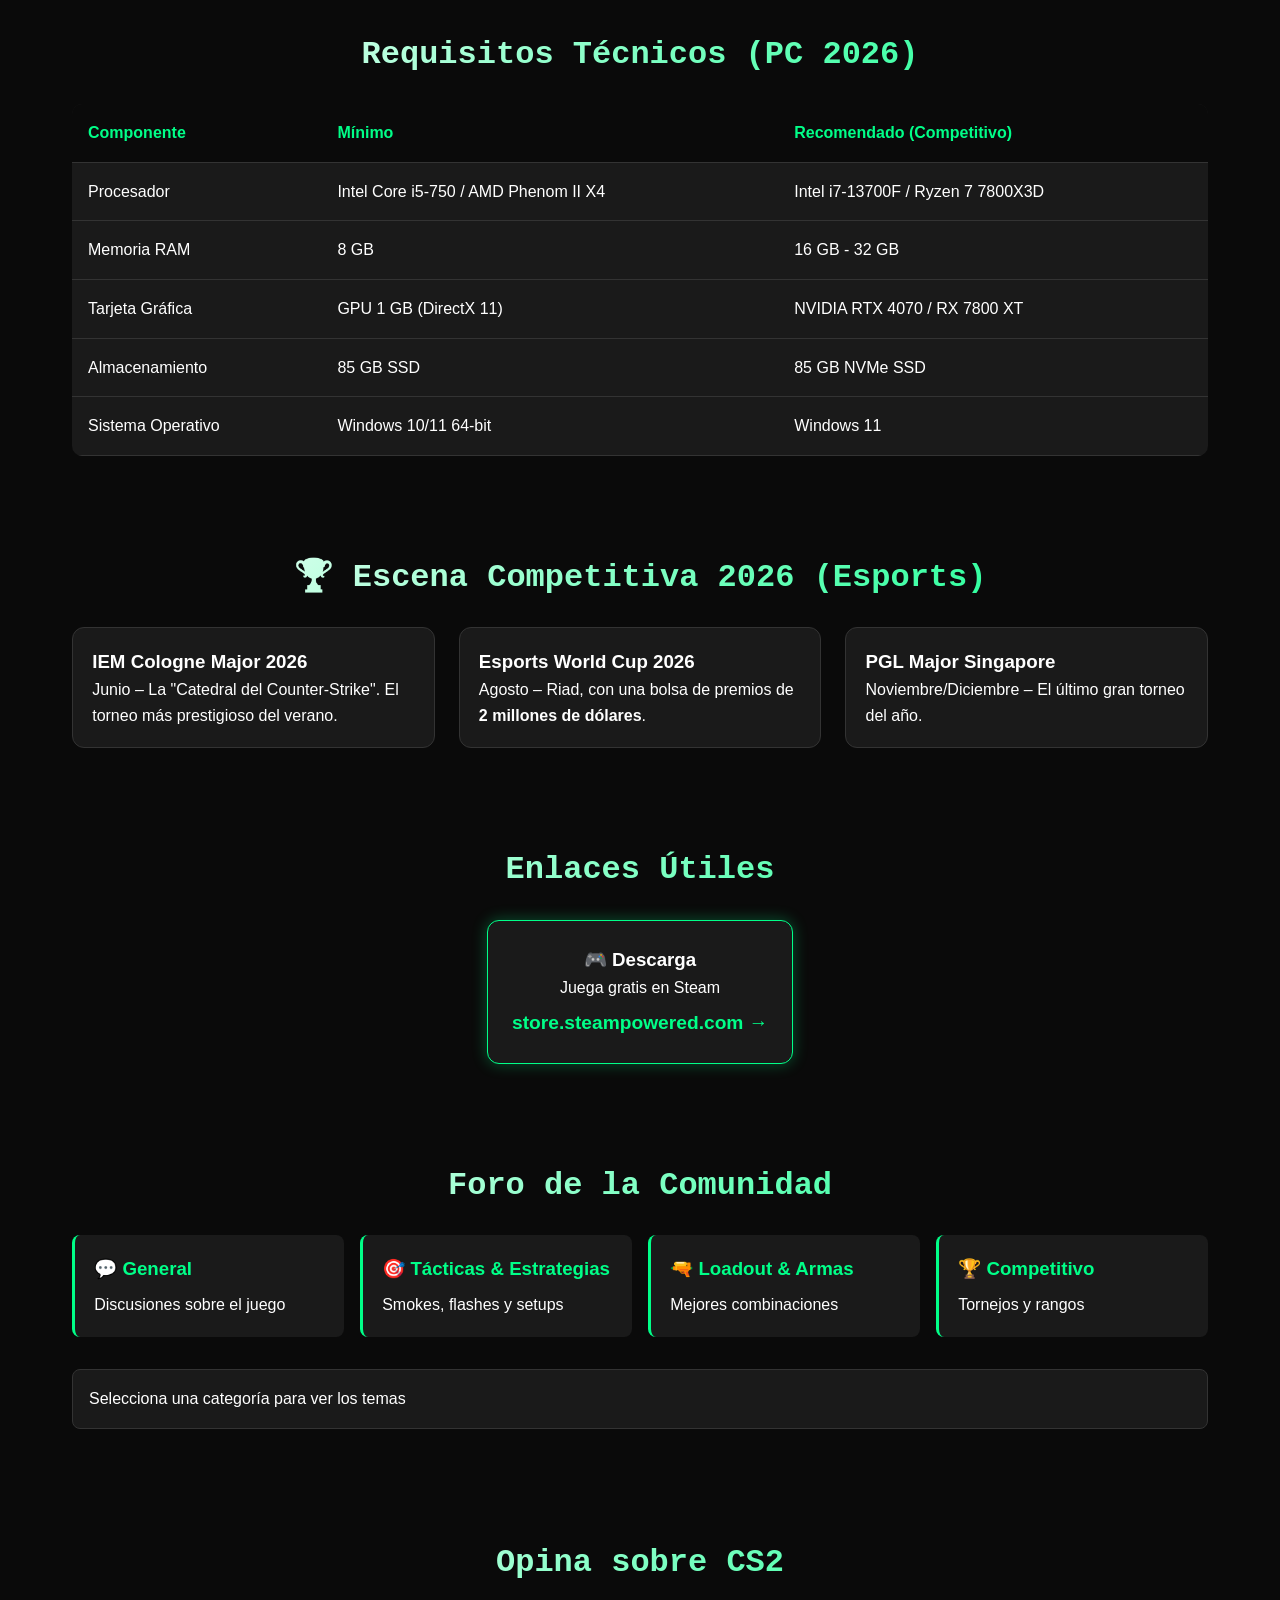
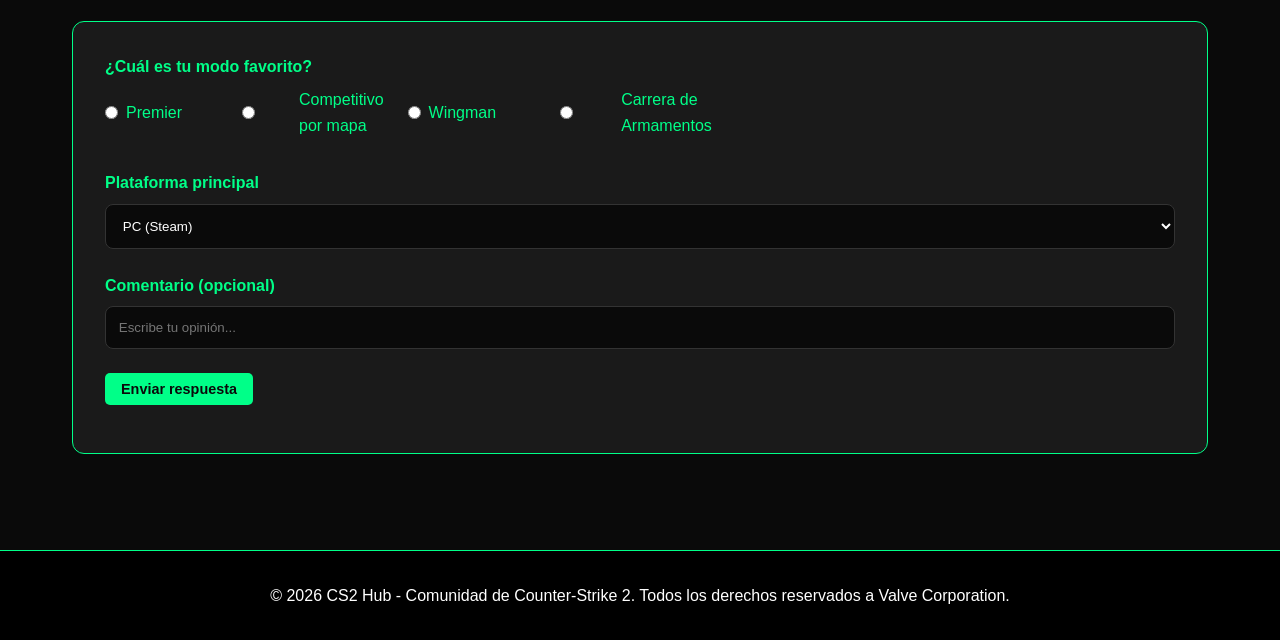
<file: index_counter.html>
<!DOCTYPE html>
<html lang="es">
<head>
    <meta charset="UTF-8">
    <meta name="viewport" content="width=device-width, initial-scale=1.0">
    <title>GZ: CS2  | Counter-Strike 2 Info Center </title>
    <style>
        /* ===== ESTILOS NEÓN ===== */
        * {
            margin: 0;
            padding: 0;
            box-sizing: border-box;
        }

        body {
            font-family: 'Segoe UI', Tahoma, Geneva, Verdana, sans-serif;
            background-color: #0a0a0a;
            color: #ffffff;
            line-height: 1.6;
        }

        /* Navegación */
        .navbar {
            background: rgba(10, 10, 10, 0.85);
            backdrop-filter: blur(12px);
            -webkit-backdrop-filter: blur(12px);
            border-bottom: 2px solid rgba(0, 255, 136, 0.6);
            box-shadow: 0 4px 15px rgba(0, 255, 136, 0.1);
            padding: 1rem 2rem;
            position: sticky;
            top: 0;
            width: 100%;
            z-index: 1000;
            transition: all 0.4s ease;
        }

        .navbar:hover {
            background: rgba(15, 15, 15, 0.95);
            border-bottom: 2px solid #00ff88;
            box-shadow: 0 4px 25px rgba(0, 255, 136, 0.2);
        }

        .nav-container {
            max-width: 1200px;
            margin: 0 auto;
            display: flex;
            justify-content: space-between;
            align-items: center;
            flex-wrap: wrap;
            gap: 1rem;
        }

        .logo {
            font-family: 'Orbitron', monospace;
            font-weight: 800;
            font-size: 1.5rem;
            letter-spacing: 2px;
            background: linear-gradient(135deg, #00ff88, #00ccff);
            -webkit-background-clip: text;
            background-clip: text;
            color: transparent;
            text-shadow: 0 0 10px rgba(0, 255, 136, 0.3);
        }

        .nav-links {
            display: flex;
            list-style: none;
            gap: 2rem;
        }

        .nav-links a {
            text-decoration: none;
            color: #e0e0e0;
            font-family: 'Orbitron', sans-serif;
            font-size: 0.9rem;
            font-weight: 500;
            text-transform: uppercase;
            letter-spacing: 1px;
            transition: all 0.3s ease;
            position: relative;
        }

        .nav-links a:hover {
            color: #00ff88;
            text-shadow: 0 0 8px rgba(0, 255, 136, 0.6);
        }

        .nav-links a::after {
            content: '';
            position: absolute;
            width: 0;
            height: 2px;
            bottom: -5px;
            left: 0;
            background-color: #00ff88;
            transition: width 0.3s ease;
        }

        .nav-links a:hover::after {
            width: 100%;
        }

        /* Botones */
        .btn {
            padding: 0.5rem 1rem;
            border-radius: 5px;
            font-weight: bold;
            cursor: pointer;
            transition: all 0.3s;
            border: none;
            font-size: 0.9rem;
        }

        .btn-primary {
            background: #00ff88;
            color: #0a0a0a;
        }

        .btn-primary:hover {
            background: #00cc66;
            transform: translateY(-2px);
        }

        /* Hero */
        .hero {
            position: relative;
            text-align: center;
            padding: 4rem 2rem;
            border-radius: 10px;
            margin-bottom: 2rem;
            color: white;
            overflow: hidden;
            min-height: 60vh;
            display: flex;
            align-items: center;
            justify-content: center;
        }

        .hero::before {
            content: "";
            position: absolute;
            top: 0;
            left: 0;
            width: 100%;
            height: 100%;
            background: url('co2.png') center/cover no-repeat;
            opacity: 0.6;
            z-index: -2;
        }

        .hero::after {
            content: "";
            position: absolute;
            top: 0;
            left: 0;
            width: 100%;
            height: 100%;
            background: rgba(0, 0, 0, 0.5);
            z-index: -1;
        }

        .hero-content {
            position: relative;
            z-index: 1;
        }

        .hero h1 {
            font-family: 'Orbitron', monospace;
            font-weight: 900;
            font-size: 3.5rem;
            letter-spacing: 4px;
            background: linear-gradient(135deg, #00ff88, #00ccff, #ff00ff);
            -webkit-background-clip: text;
            background-clip: text;
            color: transparent;
            text-shadow: 0 0 20px rgba(0, 255, 136, 0.5);
            animation: glowPulse 2s ease-in-out infinite;
        }

        @keyframes glowPulse {
            0%, 100% { text-shadow: 0 0 20px rgba(0, 255, 136, 0.5); }
            50% { text-shadow: 0 0 30px rgba(0, 255, 136, 0.8), 0 0 10px rgba(0, 204, 255, 0.5); }
        }

        .hero p {
            font-family: 'Share Tech Mono', monospace;
            font-size: 1.2rem;
            letter-spacing: 1px;
            color: #00ff88;
            text-shadow: 0 0 5px rgba(0, 255, 136, 0.5);
            margin-bottom: 2rem;
            border-right: 2px solid #00ff88;
            white-space: nowrap;
            overflow: hidden;
            display: inline-block;
            animation: typing 3s steps(40, end), blinkCursor 0.75s step-end infinite;
        }

        @keyframes typing {
            from { width: 0; }
            to { width: 100%; }
        }

        @keyframes blinkCursor {
            from, to { border-color: transparent; }
            50% { border-color: #00ff88; }
        }

        /* Secciones */
        .section {
            max-width: 1200px;
            margin: 0 auto;
            padding: 3rem 2rem;
        }

        .section h2 {
            font-family: 'Orbitron', monospace;
            font-size: 2rem;
            margin-bottom: 1.5rem;
            text-align: center;
            background: linear-gradient(135deg, #fff, #00ff88);
            -webkit-background-clip: text;
            background-clip: text;
            color: transparent;
        }

        /* Grids */
        .grid-3, .links-grid {
            display: grid;
            grid-template-columns: repeat(auto-fill, minmax(280px, 1fr));
            gap: 1.5rem;
            margin-top: 1rem;
        }

        /* Tarjetas */
        .card {
            background: #1a1a1a;
            border: 1px solid #333;
            border-radius: 12px;
            padding: 1.2rem;
            transition: all 0.3s ease;
            height: 100%;
        }

        .card:hover {
            border-color: #00ff88;
            transform: translateY(-5px);
            box-shadow: 0 5px 20px rgba(0, 255, 136, 0.2);
        }

        .game-img {
            width: 100%;
            height: 180px;
            object-fit: cover;
            border-radius: 8px;
            margin-bottom: 1rem;
            border: 1px solid #333;
        }

        /* Introducción con dos columnas */
        .intro-container {
            display: flex;
            gap: 2rem;
            align-items: center;
            background: #1a1a1a;
            border: 1px solid #333;
            border-radius: 12px;
            padding: 2rem;
        }
        .intro-container:hover {
            border-color: #00ff88;
            transform: translateY(-5px);
            box-shadow: 0 5px 20px rgba(0, 255, 136, 0.2);
        }
        .intro-text {
            flex: 1;
        }
        .intro-image {
            flex: 0.8;
            text-align: center;
        }
        .intro-image img {
            max-width: 100%;
            border-radius: 12px;
            border: 1px solid #00ff88;
        }
        @media (max-width: 768px) {
            .intro-container {
                flex-direction: column;
            }
            .intro-image {
                margin-top: 1rem;
            }
        }

        /* Tabla */
        .specs-table {
            width: 100%;
            border-collapse: collapse;
            background: #1a1a1a;
            border-radius: 10px;
            overflow: hidden;
        }
        .specs-table th, .specs-table td {
            padding: 1rem;
            text-align: left;
            border-bottom: 1px solid #333;
        }
        .specs-table th {
            color: #00ff88;
            background: #0a0a0a;
        }
        .specs-table tr:hover {
            background: #252525;
        }

        /* Foro */
        .forum-categories {
            display: grid;
            grid-template-columns: repeat(auto-fit, minmax(220px, 1fr));
            gap: 1rem;
            margin-bottom: 2rem;
        }
        .category-card {
            background: #1a1a1a;
            border-left: 3px solid #00ff88;
            padding: 1.2rem;
            cursor: pointer;
            transition: all 0.3s;
            border-radius: 8px;
        }
        .category-card:hover {
            background: #252525;
            transform: translateX(5px);
        }
        .category-card h3 {
            margin-bottom: 0.5rem;
            color: #00ff88;
        }
        .thread-list {
            margin-top: 1rem;
        }
        .thread-item {
            background: #1a1a1a;
            padding: 1rem;
            margin-bottom: 0.8rem;
            border-radius: 8px;
            cursor: pointer;
            border: 1px solid #333;
        }
        .thread-item:hover {
            background: #252525;
            border-left: 3px solid #00ff88;
        }

        /* Encuesta */
        .survey-section {
            background: #1a1a1a;
            border: 1px solid #00ff88;
            border-radius: 12px;
            padding: 2rem;
            margin-top: 2rem;
        }
        .survey-question {
            margin-bottom: 1.5rem;
        }
        .survey-question label {
            display: block;
            margin-bottom: 0.5rem;
            font-weight: bold;
            color: #00ff88;
        }
        .survey-question input, .survey-question select {
            width: 100%;
            padding: 0.8rem;
            background: #0a0a0a;
            border: 1px solid #333;
            color: white;
            border-radius: 8px;
        }
        .radio-group {
            display: flex;
            gap: 1.5rem;
            flex-wrap: wrap;
        }
        .radio-group label {
            display: flex;
            align-items: center;
            gap: 0.5rem;
            font-weight: normal;
        }

        /* Enlaces iluminados (solo un botón) */
        .link-card {
            background: #1a1a1a;
            border: 1px solid #00ff88;
            border-radius: 12px;
            padding: 1.5rem;
            text-align: center;
            box-shadow: 0 0 15px rgba(0, 255, 136, 0.3);
            transition: all 0.3s;
            max-width: 400px;
            margin: 0 auto;
        }
        .link-card:hover {
            transform: translateY(-5px);
            box-shadow: 0 0 25px rgba(0, 255, 136, 0.6);
        }
        .link-card a {
            color: #00ff88;
            text-decoration: none;
            font-size: 1.2rem;
            font-weight: bold;
            display: inline-block;
            margin-top: 0.5rem;
        }
        .link-card a:hover {
            text-shadow: 0 0 8px rgba(0, 255, 136, 0.8);
        }
        .link-card h3 {
            color: #fff;
        }

        /* Footer */
        .footer {
            background: #000;
            border-top: 1px solid #00ff88;
            padding: 2rem;
            text-align: center;
            margin-top: 3rem;
        }

        @media (max-width: 768px) {
            .nav-container {
                flex-direction: column;
                text-align: center;
            }
            .nav-links {
                justify-content: center;
            }
            .hero h1 {
                font-size: 1.8rem;
            }
            .grid-3, .links-grid {
                grid-template-columns: 1fr;
            }
            .forum-categories {
                grid-template-columns: 1fr;
            }
        }
    </style>
</head>
<body>
    <nav class="navbar">
        <div class="nav-container">
            <div class="logo">CS2<span> HUB</span></div>
            <ul class="nav-links">
                <li><a href="index.html">PAGINA ANTERIOR</a></li>
                <li><a href="#intro">Qué es</a></li>
                <li><a href="#innovaciones">Innovaciones</a></li>
                <li><a href="#modos">Modos</a></li>
                <li><a href="#requisitos">Requisitos</a></li>
                <li><a href="#esports">Esports</a></li>
                <li><a href="#foro">Foro</a></li>
                <li><a href="#encuesta">Encuesta</a></li>
            </ul>
        </div>
    </nav>

    <header class="hero">
        <div class="hero-content">
            <h1>Counter-Strike 2</h1>
            <p>El shooter táctico definitivo, reconstruido en Source 2.</p>
            <div id="player-count" style="font-family: 'Share Tech Mono'; font-size: 1.2rem; color: #00ff88; margin-top: 1rem;">Cargando jugadores en línea...</div>
        </div>
    </header>

    <!-- Introducción -->
    <section id="intro" class="section">
        <h2>¿Qué es Counter-Strike 2?</h2>
        <div class="intro-container">
            <div class="intro-text">
                <p>Counter-Strike 2 es la evolución definitiva de <em>CS:GO</em>, reconstruido sobre el motor <strong>Source 2</strong>. Es un <strong>tactical shooter</strong> en primera persona donde dos equipos —Terroristas (T) y Antiterroristas (CT)— compiten por objetivos (plantar/desactivar la bomba o rescatar rehenes). A diferencia de otros juegos, aquí no hay construcción; todo depende de tu puntería, el uso de granadas y la estrategia de equipo.</p>
            </div>
            <div class="intro-image">
                <img src="co6.png" alt="CS2 gameplay">
            </div>
        </div>
    </section>

    

    <!-- Modos de juego -->
    <section id="modos" class="section">
        <h2>Modos de Juego en 2026</h2>
        <div class="grid-3">
            <div class="card">
                <img class="game-img" src="co3.png" alt="Premier">
                <h3>Modo Premier</h3>
                <p>El competitivo principal con sistema de "Pick & Ban" de mapas y clasificación mundial basada en el <strong>CS Rating</strong>.</p>
            </div>
            <div class="card">
                <img class="game-img" src="co4.png" alt="Competitivo por mapa">
                <h3>Competitivo por Mapas</h3>
                <p>Rango específico para cada mapa. Puedes ser Global Elite en Mirage pero Plata en Nuke.</p>
            </div>
            <div class="card">
                <img class="game-img" src="co5.png" alt="Wingman">
                <h3>Compañero (Wingman)</h3>
                <p>Partidas rápidas 2vs2 en mapas reducidos. Perfecto para practicar con un amigo.</p>
            </div>
           
        </div>
    </section>

    <!-- Requisitos técnicos -->
    <section id="requisitos" class="section">
        <h2>Requisitos Técnicos (PC 2026)</h2>
        <table class="specs-table">
            <thead>
                <tr><th>Componente</th><th>Mínimo</th><th>Recomendado (Competitivo)</th>  </tr>
            </thead>
            <tbody>
                <tr><td>Procesador</td><td>Intel Core i5-750 / AMD Phenom II X4</td><td>Intel i7-13700F / Ryzen 7 7800X3D</td></tr>
                <tr><td>Memoria RAM</td><td>8 GB</td><td>16 GB - 32 GB</td></tr>
                <tr><td>Tarjeta Gráfica</td><td>GPU 1 GB (DirectX 11)</td><td>NVIDIA RTX 4070 / RX 7800 XT</td></tr>
                <tr><td>Almacenamiento</td><td>85 GB SSD</td><td>85 GB NVMe SSD</td></tr>
                <tr><td>Sistema Operativo</td><td>Windows 10/11 64-bit</td><td>Windows 11</td></tr>
            </tbody>
        </table>
    </section>

    <!-- Escena competitiva -->
    <section id="esports" class="section">
        <h2>🏆 Escena Competitiva 2026 (Esports)</h2>
        <div class="grid-3">
            <div class="card">
                <h3>IEM Cologne Major 2026</h3>
                <p>Junio – La "Catedral del Counter-Strike". El torneo más prestigioso del verano.</p>
            </div>
            <div class="card">
                <h3>Esports World Cup 2026</h3>
                <p>Agosto – Riad, con una bolsa de premios de <strong>2 millones de dólares</strong>.</p>
            </div>
            <div class="card">
                <h3>PGL Major Singapore</h3>
                <p>Noviembre/Diciembre – El último gran torneo del año.</p>
            </div>
        </div>
    </section>

    <!-- Enlaces útiles (solo descarga) -->
    <section id="enlaces" class="section">
        <h2>Enlaces Útiles</h2>
        <div class="links-grid" style="display: flex; justify-content: center;">
            <div class="link-card">
                <h3>🎮 Descarga</h3>
                <p>Juega gratis en Steam</p>
                <a href="https://store.steampowered.com/app/730/CounterStrike_2/" target="_blank">store.steampowered.com →</a>
            </div>
        </div>
    </section>

    <!-- Foro -->
    <section id="foro" class="section">
        <h2>Foro de la Comunidad</h2>
        <div class="forum-categories">
            <div class="category-card" data-category="general">
                <h3>💬 General</h3>
                <p>Discusiones sobre el juego</p>
            </div>
            <div class="category-card" data-category="tactics">
                <h3>🎯 Tácticas & Estrategias</h3>
                <p>Smokes, flashes y setups</p>
            </div>
            <div class="category-card" data-category="loadout">
                <h3>🔫 Loadout & Armas</h3>
                <p>Mejores combinaciones</p>
            </div>
            <div class="category-card" data-category="competitive">
                <h3>🏆 Competitivo</h3>
                <p>Tornejos y rangos</p>
            </div>
        </div>
        <div id="threadsContainer" class="thread-list">
            <div class="thread-item">Selecciona una categoría para ver los temas</div>
        </div>
    </section>

    <!-- Encuesta -->
    <section id="encuesta" class="section">
        <h2>Opina sobre CS2</h2>
        <div class="survey-section">
            <div class="survey-question">
                <label>¿Cuál es tu modo favorito?</label>
                <div class="radio-group">
                    <label><input type="radio" name="favMode" value="Premier"> Premier</label>
                    <label><input type="radio" name="favMode" value="Competitivo por mapa"> Competitivo por mapa</label>
                    <label><input type="radio" name="favMode" value="Wingman"> Wingman</label>
                    <label><input type="radio" name="favMode" value="Arms Race"> Carrera de Armamentos</label>
                </div>
            </div>
            <div class="survey-question">
                <label>Plataforma principal</label>
                <select id="platform">
                    <option>PC (Steam)</option>
                    <option>Steam Deck</option>
                    <option>PC (Otra)</option>
                </select>
            </div>
            <div class="survey-question">
                <label>Comentario (opcional)</label>
                <input type="text" id="comment" placeholder="Escribe tu opinión...">
            </div>
            <button class="btn btn-primary" id="submitSurvey">Enviar respuesta</button>
            <div id="surveyResult" style="margin-top: 1rem; color: #00ff88;"></div>
        </div>
    </section>

    <footer class="footer">
        <p>&copy; 2026 CS2 Hub - Comunidad de Counter-Strike 2. Todos los derechos reservados a Valve Corporation.</p>
    </footer>

    <script>
        // Contador de jugadores (simulado)
        function updatePlayers() {
            const playerCountSpan = document.getElementById('player-count');
            const randomPlayers = Math.floor(Math.random() * (1800000 - 1200000) + 1200000);
            playerCountSpan.innerHTML = `🎮 Jugadores en línea: ${randomPlayers.toLocaleString()}`;
        }
        setInterval(updatePlayers, 5000);
        updatePlayers();

        // Foro simulado
        const threadsData = {
            general: [
                "¿Qué opinas del nuevo humo volumétrico?",
                "Mejores momentos de la temporada",
                "Sugerencias para el próximo parche"
            ],
            tactics: [
                "Smoke para Mirage Window",
                "Cómo rotar rápido en Inferno",
                "Guía de flashes para principiantes"
            ],
            loadout: [
                "Mejor rifle actual: M4A4 o M4A1-S?",
                "Loadout para mapas pequeños",
                "Armas alternativas después de la actualización"
            ],
            competitive: [
                "Próximo torneo: IEM Cologne",
                "Cómo subir de CS Rating",
                "Estrategias en partidas Premier"
            ]
        };

        function loadThreads(category) {
            const container = document.getElementById('threadsContainer');
            if (!category || !threadsData[category]) {
                container.innerHTML = '<div class="thread-item">Selecciona una categoría para ver los temas</div>';
                return;
            }
            const threads = threadsData[category];
            container.innerHTML = threads.map(thread => `<div class="thread-item">💬 ${thread}</div>`).join('');
        }

        document.querySelectorAll('.category-card').forEach(card => {
            card.addEventListener('click', () => {
                const category = card.getAttribute('data-category');
                loadThreads(category);
            });
        });

        // Encuesta
        document.getElementById('submitSurvey').addEventListener('click', () => {
            const favMode = document.querySelector('input[name="favMode"]:checked');
            const platform = document.getElementById('platform').value;
            const comment = document.getElementById('comment').value;
            if (!favMode) {
                document.getElementById('surveyResult').innerHTML = '⚠️ Por favor selecciona tu modo favorito.';
                return;
            }
            document.getElementById('surveyResult').innerHTML = `✅ ¡Gracias! Tu voto por <strong>${favMode.value}</strong> en ${platform} ha sido registrado.`;
            document.getElementById('comment').value = '';
        });

        console.log("Bienvenido a CS2 Hub - ¡Prepara tu puntería!");
    </script>
</body>
</html>
</file>
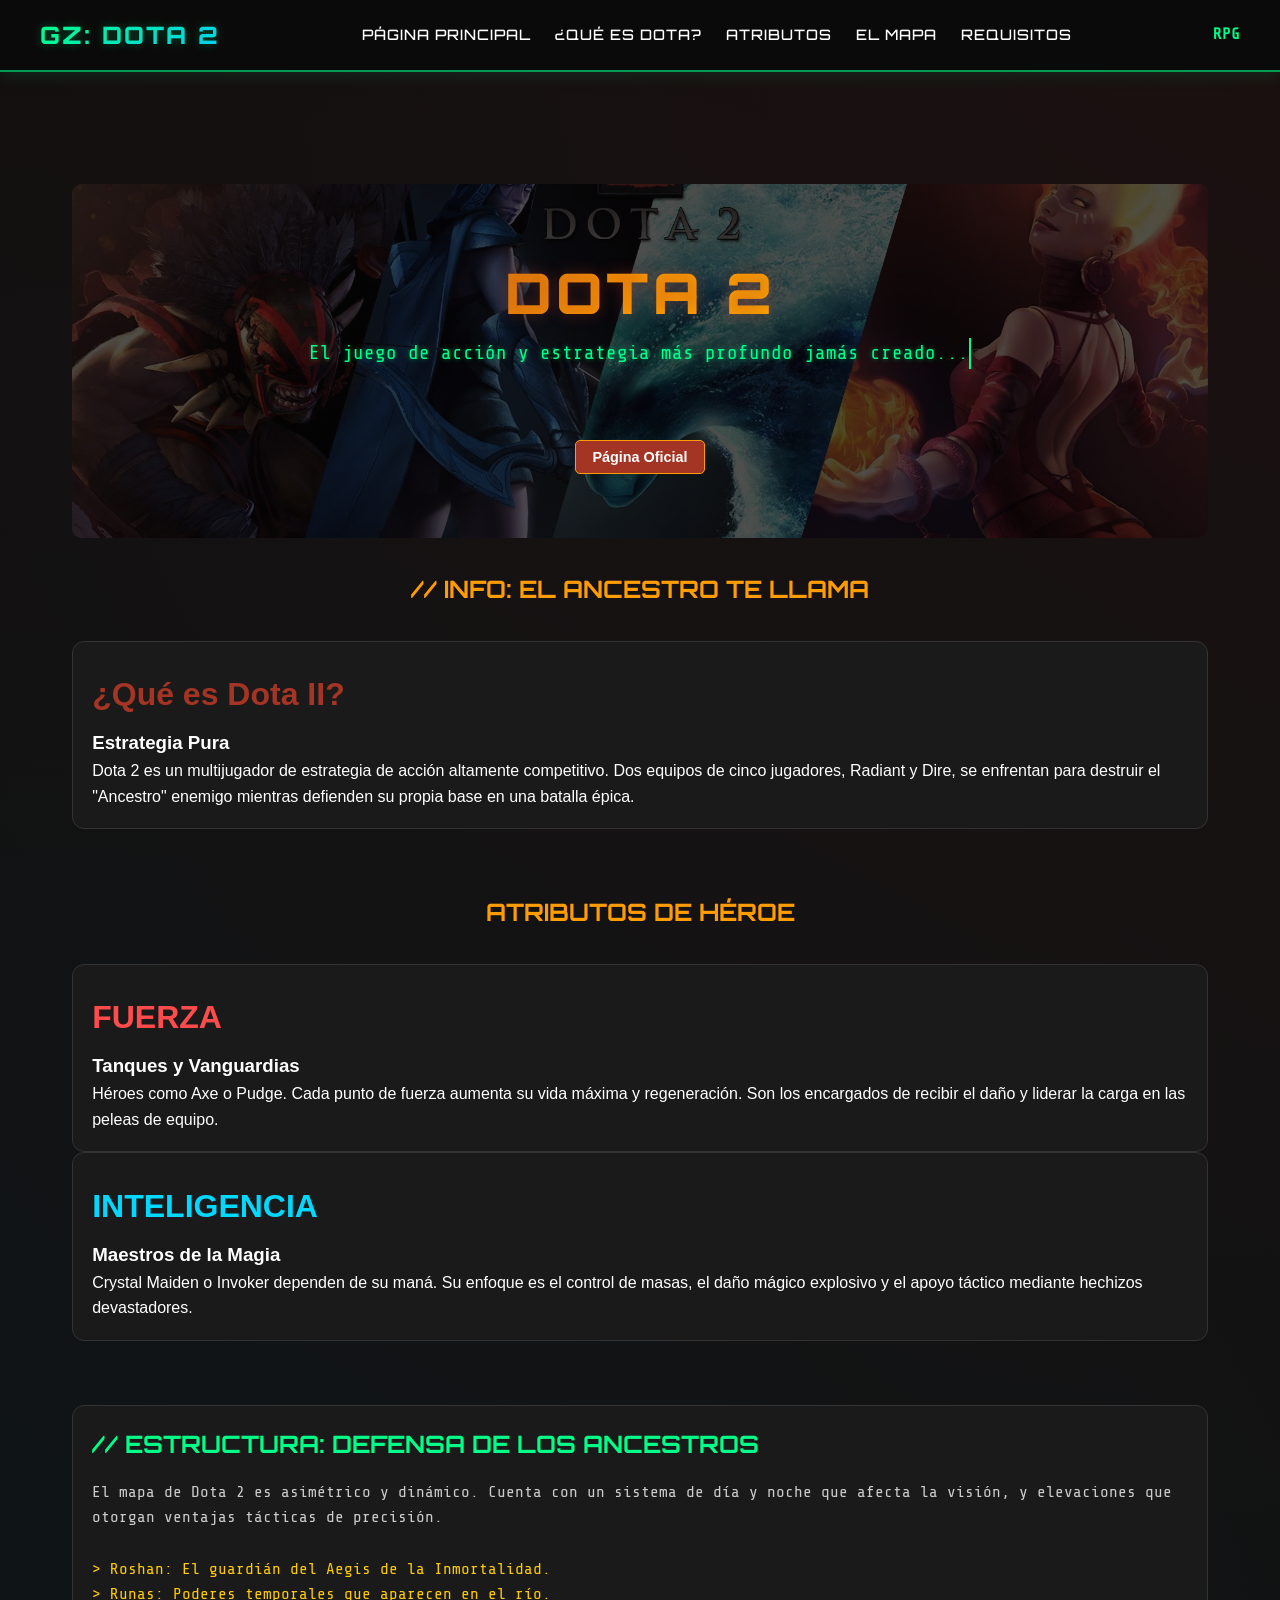
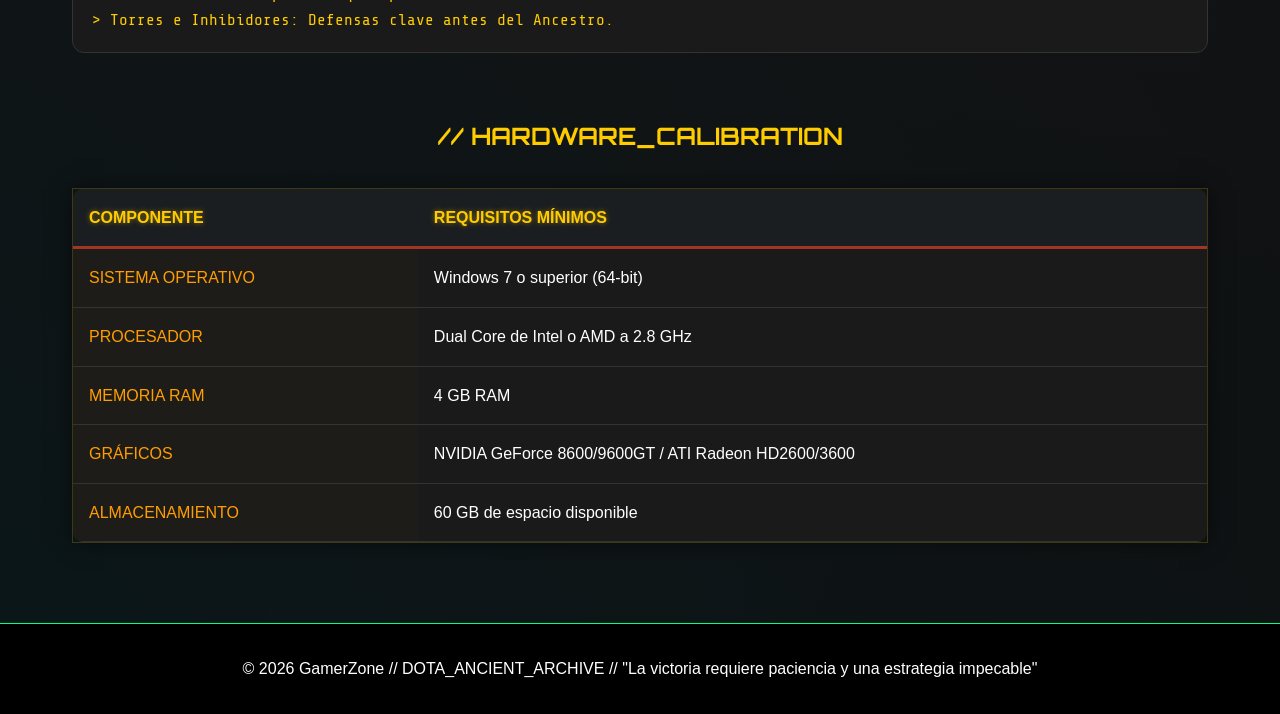
<file: index_dota.html>
<!DOCTYPE html>
<html lang="es">
<head>
    <meta charset="UTF-8">
    <meta name="viewport" content="width=device-width, initial-scale=1.0">
    <title>GamerZone - DOTA 2</title>
    
    <link href="https://fonts.googleapis.com/css2?family=Orbitron:wght@400;700;900&family=Share+Tech+Mono&display=swap" rel="stylesheet">
    <link rel="stylesheet" href="style_dota.css">
    <link rel="icon" type="image/png" href="logo.png">
</head>
<body>

    <nav class="navbar">
        <div class="nav-container">
            <div class="logo">GZ: DOTA 2</div>
            <ul class="nav-links">
                <li><a href="index.html">Página principal</a></li>
                <li><a href="#que-es-dota">¿Qué es Dota?</a></li>
                <li><a href="#atributos">Atributos</a></li>
                <li><a href="#mapa">El Mapa</a></li>
                <li><a href="#requisitos">Requisitos</a></li>
            </ul>
            <div class="auth-buttons">
                <span>RPG</span>
            </div>
        </div>
    </nav>

    <main class="main-content">
        <div class="container">
            
            <header class="hero" id="inicio">
                <h1>DOTA 2</h1>
                <p>El juego de acción y estrategia más profundo jamás creado...</p>
                <div style="margin-top: 2rem;">
                    <a href="https://www.dota2.com/" target="_blank">
                        <button class="btn btn-primary">Página Oficial</button>
                    </a>
                </div>
            </header>

            <section class="section active" id="que-es-dota">
                <h2 style="font-family: 'Orbitron'; color: #ff9d00; margin-bottom: 2rem; text-align: center;">// INFO: EL ANCESTRO TE LLAMA</h2>
                
                <div class="card mixed-card">
                    <div class="card-content">
                        <div class="stat-number" style="color: #a43424;">¿Qué es Dota II?</div>
                        <h3>Estrategia Pura</h3>
                        <p class="lore-text">Dota 2 es un multijugador de estrategia de acción altamente competitivo. Dos equipos de cinco jugadores, Radiant y Dire, se enfrentan para destruir el "Ancestro" enemigo mientras defienden su propia base en una batalla épica.</p>
                    </div>
                    <div class="card-image" style="background-image: url('https://cdn.akamai.steamstatic.com/apps/dota2/images/dota_react/world/roshan.jpg'); background-size: cover; background-position: center;"></div>
                </div>
            </section>

            <section class="section active" id="atributos" style="margin-top: 4rem;">
                <h2 style="font-family: 'Orbitron'; color: #ff9d00; margin-bottom: 2rem; text-align: center;">ATRIBUTOS DE HÉROE</h2>
                
                <div class="card mixed-card">
                    <div class="card-content">
                        <div class="stat-number" style="color: #ff4b4b;">FUERZA</div>
                        <h3>Tanques y Vanguardias</h3>
                        <p class="lore-text">Héroes como Axe o Pudge. Cada punto de fuerza aumenta su vida máxima y regeneración. Son los encargados de recibir el daño y liderar la carga en las peleas de equipo.</p>
                    </div>
                    <div class="card-image" style="background-image: url('https://clan.cloudflare.steamstatic.com/images/3703047/55122e92c2a014a4f0b2f5b820696773322e7284.png'); background-size: cover; background-position: center;"></div>
                </div>

                <div class="card mixed-card image-left">
                    <div class="card-image" style="background-image: url('https://clan.cloudflare.steamstatic.com/images/3703047/13d726b236173009772c5784b1d9c1598f654b9d.png'); background-size: cover; background-position: center;"></div>
                    <div class="card-content">
                        <div class="stat-number" style="color: #00d9ff;">INTELIGENCIA</div>
                        <h3>Maestros de la Magia</h3>
                        <p class="lore-text">Crystal Maiden o Invoker dependen de su maná. Su enfoque es el control de masas, el daño mágico explosivo y el apoyo táctico mediante hechizos devastadores.</p>
                    </div>
                </div>
            </section>

            <section class="section active" id="mapa" style="margin-top: 4rem;">
                <div class="card mixed-card">
                    <div class="card-content">
                        <h2 style="font-family: 'Orbitron'; color: #00ff88; margin-bottom: 1rem;">// ESTRUCTURA: DEFENSA DE LOS ANCESTROS</h2>
                        <p style="font-family: 'Share Tech Mono'; color: #ccc;">
                            El mapa de Dota 2 es asimétrico y dinámico. Cuenta con un sistema de día y noche que afecta la visión, y elevaciones que otorgan ventajas tácticas de precisión.
                        </p>
                        <br>
                        <ul style="list-style: none; color: #ffcc00; font-family: 'Share Tech Mono';">
                            <li>> Roshan: El guardián del Aegis de la Inmortalidad.</li>
                            <li>> Runas: Poderes temporales que aparecen en el río.</li>
                            <li>> Torres e Inhibidores: Defensas clave antes del Ancestro.</li>
                        </ul>
                    </div>
                    <div class="card-image" style="background-image: url('https://cdn.cloudflare.steamstatic.com/apps/dota2/images/dota_react/blog/map_updates/733_map.jpg');">
                    </div>
                </div>
            </section>

            <section class="section active" id="requisitos" style="margin-top: 4rem;">
                <h2 style="font-family: 'Orbitron'; color: #ffcc00; margin-bottom: 2rem; text-align: center;">// HARDWARE_CALIBRATION</h2>
                <div class="table-container">
                    <table class="ranking-table">
                        <thead>
                            <tr>
                                <th>COMPONENTE</th>
                                <th>REQUISITOS MÍNIMOS</th>
                            </tr>
                        </thead>
                        <tbody>
                            <tr>
                                <td>SISTEMA OPERATIVO</td>
                                <td>Windows 7 o superior (64-bit)</td>
                            </tr>
                            <tr>
                                <td>PROCESADOR</td>
                                <td>Dual Core de Intel o AMD a 2.8 GHz</td>
                            </tr>
                            <tr>
                                <td>MEMORIA RAM</td>
                                <td>4 GB RAM</td>
                            </tr>
                            <tr>
                                <td>GRÁFICOS</td>
                                <td>NVIDIA GeForce 8600/9600GT / ATI Radeon HD2600/3600</td>
                            </tr>
                            <tr>
                                <td>ALMACENAMIENTO</td>
                                <td>60 GB de espacio disponible</td>
                            </tr>
                        </tbody>
                    </table>
                </div>
            </section>

        </div>
    </main>

    <footer class="footer">
        <p>© 2026 GamerZone // DOTA_ANCIENT_ARCHIVE // "La victoria requiere paciencia y una estrategia impecable"</p>
    </footer>

</body>
</html>
</file>
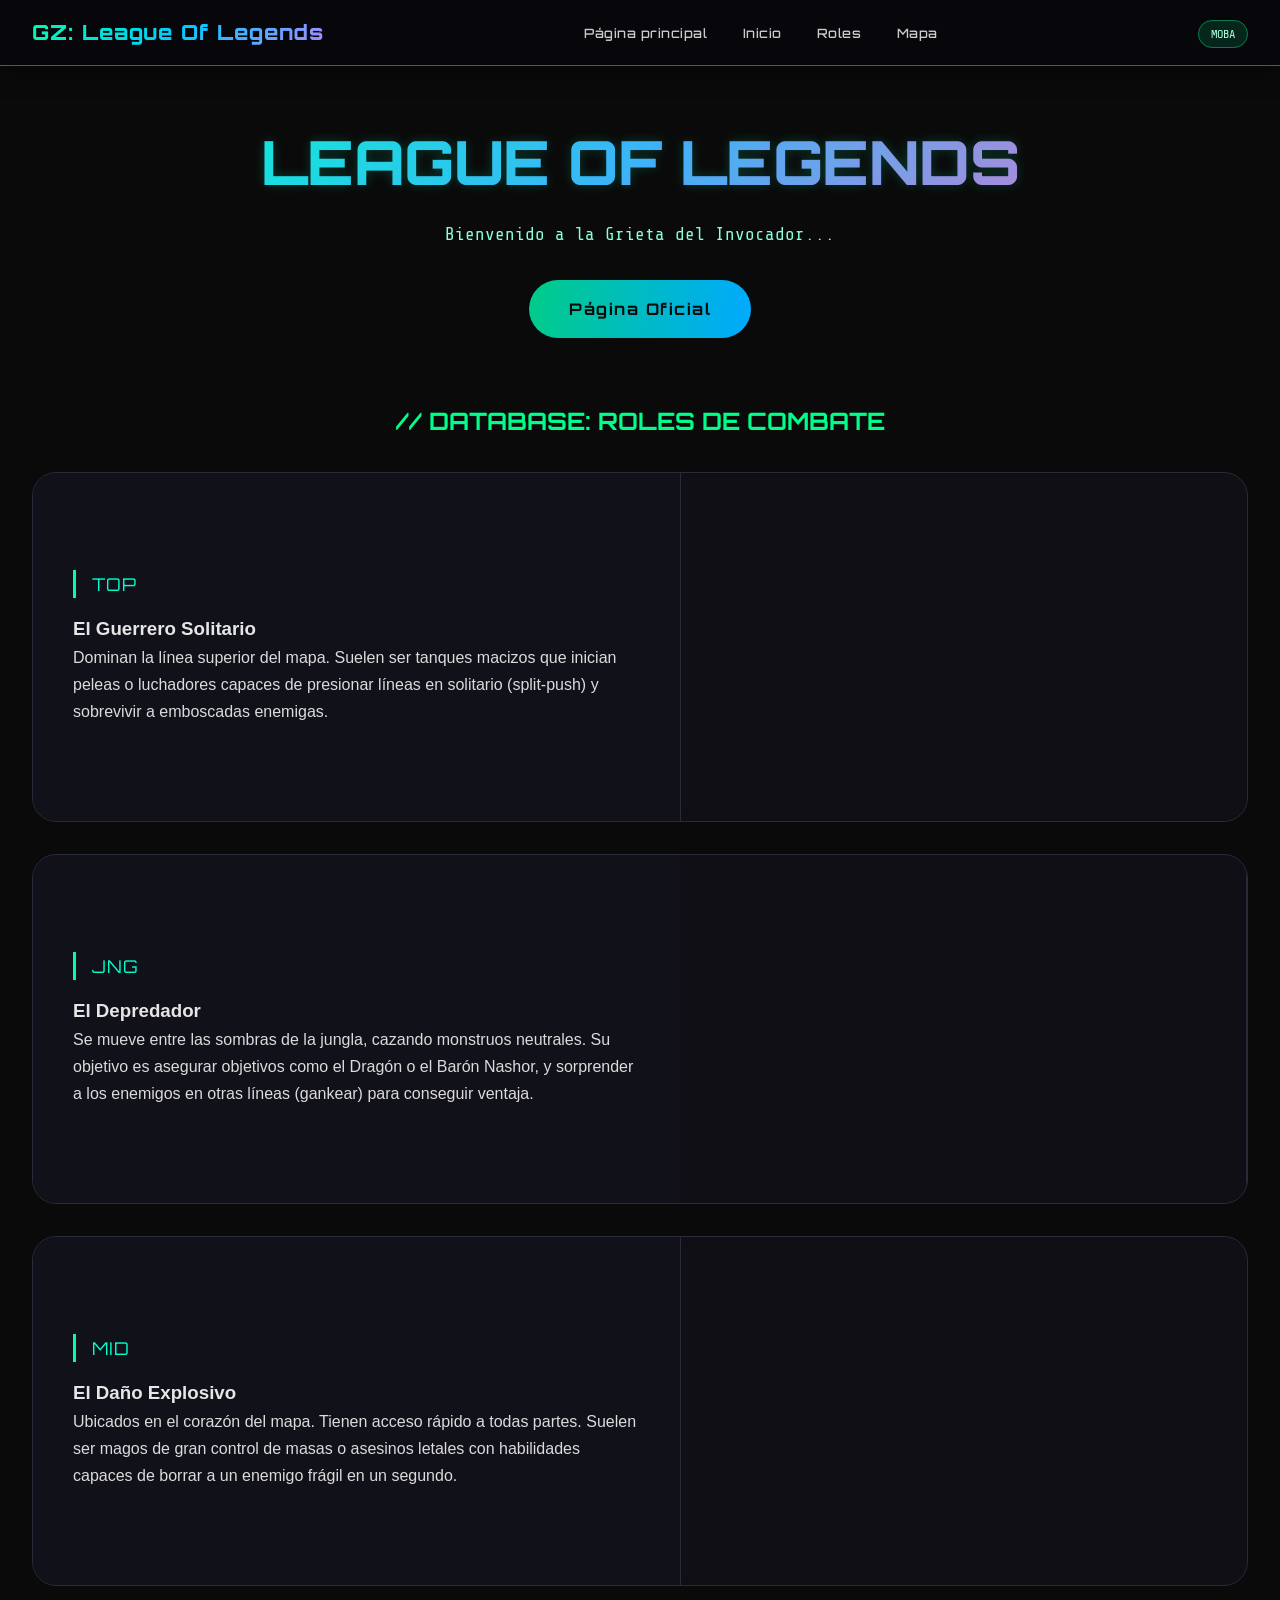
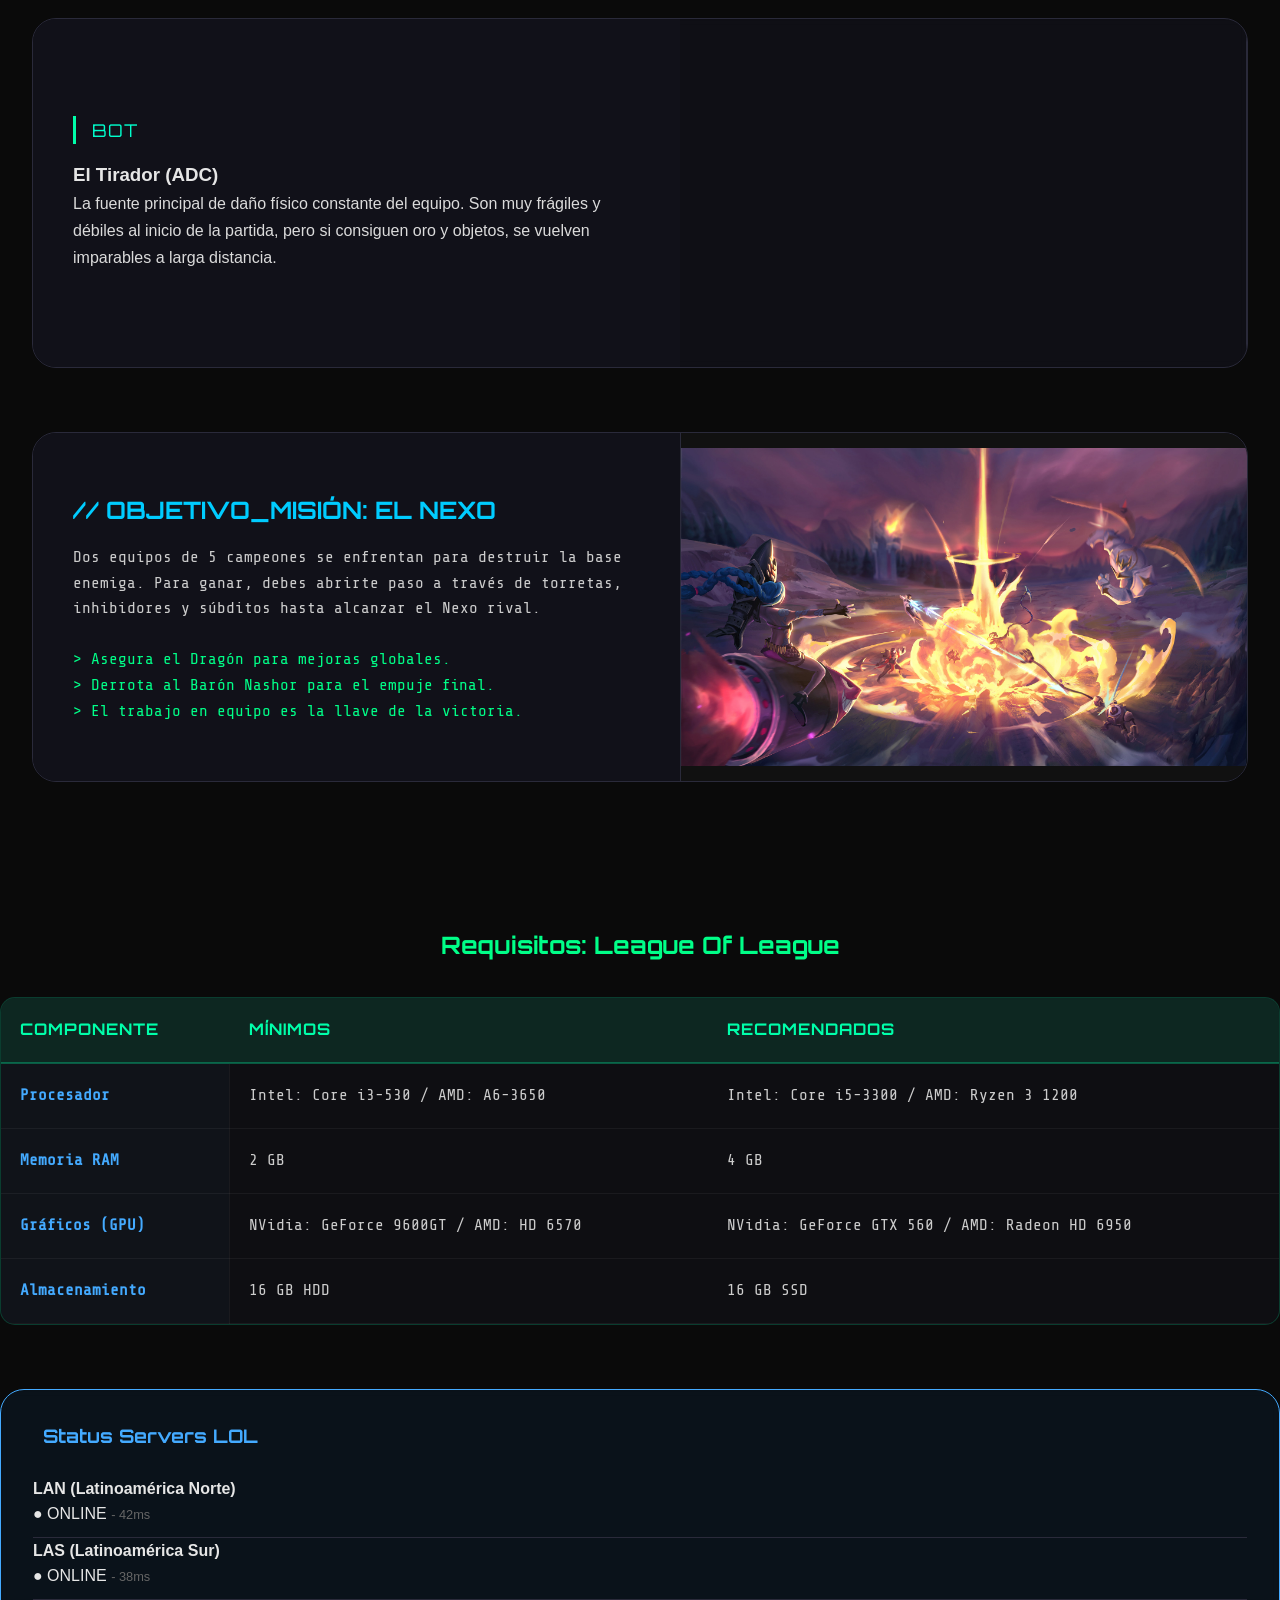
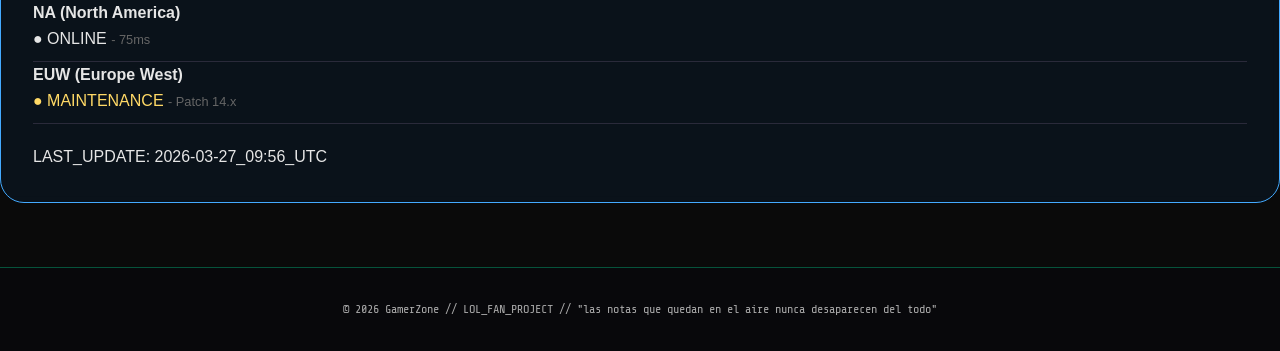
<file: index_lol.html>
<!DOCTYPE html>
<html lang="es">
<head>
    <meta charset="UTF-8">
    <meta name="viewport" content="width=device-width, initial-scale=1.0">
    <title>GamerZone - League Of Legends</title>
    <link href="https://fonts.googleapis.com/css2?family=Orbitron:wght@400;700;900&family=Share+Tech+Mono&display=swap" rel="stylesheet">
    <link rel="stylesheet" href="style_lol.css">
    <link rel="icon" type="image/png" href="logo.png">
</head>
<body>

    <nav class="navbar">
        <div class="nav-container">
            <div class="logo">GZ: League Of Legends</div>
            <ul class="nav-links">
                <li><a href="index.html">Página principal</a></li>
                <li><a href="#inicio">Inicio</a></li>
                <li><a href="#roles">Roles</a></li>
                <li><a href="#mapa">Mapa</a></li>
            </ul>
            <div class="auth-buttons">
                <span>MOBA</span>
            </div>
        </div>
    </nav>

    <main class="main-content">
        <div class="container">
            
            <header class="hero" id="inicio">
                <h1>LEAGUE OF LEGENDS</h1>
                <p>Bienvenido a la Grieta del Invocador...</p>
                <div style="margin-top: 2rem;">
                    <a href="https://www.leagueoflegends.com/" target="_blank">
                        <button class="btn btn-primary">Página Oficial</button>
                    </a>
                </div>
            </header>

            <section class="section active" id="roles">
                <h2 style="font-family: 'Orbitron'; color: #00ff88; margin-bottom: 2rem; text-align: center;">// DATABASE: ROLES DE COMBATE</h2>
                
                <div class="card mixed-card">
                    <div class="card-content">
                        <div class="stat-number">TOP</div>
                        <h3>El Guerrero Solitario</h3>
                        <p class="lore-text">Dominan la línea superior del mapa. Suelen ser tanques macizos que inician peleas o luchadores capaces de presionar líneas en solitario (split-push) y sobrevivir a emboscadas enemigas.</p>
                    </div>
                    <div class="card-image" style="background-image: url('https://ddragon.leagueoflegends.com/cdn/img/champion/splash/Garen_0.jpg');"></div>
                </div>

                <div class="card mixed-card image-left">
                    <div class="card-image" style="background-image: url('https://ddragon.leagueoflegends.com/cdn/img/champion/splash/LeeSin_0.jpg');"></div>
                    <div class="card-content">
                        <div class="stat-number">JNG</div>
                        <h3>El Depredador</h3>
                        <p class="lore-text">Se mueve entre las sombras de la jungla, cazando monstruos neutrales. Su objetivo es asegurar objetivos como el Dragón o el Barón Nashor, y sorprender a los enemigos en otras líneas (gankear) para conseguir ventaja.</p>
                    </div>
                </div>

                <div class="card mixed-card">
                    <div class="card-content">
                        <div class="stat-number">MID</div>
                        <h3>El Daño Explosivo</h3>
                        <p class="lore-text">Ubicados en el corazón del mapa. Tienen acceso rápido a todas partes. Suelen ser magos de gran control de masas o asesinos letales con habilidades capaces de borrar a un enemigo frágil en un segundo.</p>
                    </div>
                    <div class="card-image" style="background-image: url('https://ddragon.leagueoflegends.com/cdn/img/champion/splash/Lux_0.jpg');"></div>
                </div>

                <div class="card mixed-card image-left">
                    <div class="card-image" style="background-image: url('https://ddragon.leagueoflegends.com/cdn/img/champion/splash/Ashe_0.jpg');"></div>
                    <div class="card-content">
                        <div class="stat-number">BOT</div>
                        <h3>El Tirador (ADC)</h3>
                        <p class="lore-text">La fuente principal de daño físico constante del equipo. Son muy frágiles y débiles al inicio de la partida, pero si consiguen oro y objetos, se vuelven imparables a larga distancia.</p>
                    </div>
                </div>
            </section>

            <section class="section active" id="mapa" style="margin-top: 4rem;">
                <div class="card mixed-card">
                    <div class="card-content">
                        <h2 style="font-family: 'Orbitron'; color: #00ccff; margin-bottom: 1rem;">// OBJETIVO_MISIÓN: EL NEXO</h2>
                        <p style="font-family: 'Share Tech Mono'; color: #ccc;">
                            Dos equipos de 5 campeones se enfrentan para destruir la base enemiga. Para ganar, debes abrirte paso a través de torretas, inhibidores y súbditos hasta alcanzar el Nexo rival.
                        </p>
                        <br>
                        <ul style="list-style: none; color: #00ff88; font-family: 'Share Tech Mono';">
                            <li>> Asegura el Dragón para mejoras globales.</li>
                            <li>> Derrota al Barón Nashor para el empuje final.</li>
                            <li>> El trabajo en equipo es la llave de la victoria.</li>
                        </ul>
                    </div>
                    <div class="card-image" style="background-image: url('lol_1.png'); background-size: contain; background-repeat: no-repeat; background-color: #111;">
                    </div>
                </div>
            </section>

        </div>

        <section class="section active" id="requisitos" style="margin-top: 4rem;">
                <h2 style="font-family: 'Orbitron'; color: #00ff88; margin-bottom: 2rem; text-align: center;"> Requisitos: League Of League</h2>
                <div class="table-container">
                    <table class="ranking-table">
                        <thead>
                            <tr>
                                <th>COMPONENTE</th>
                                <th>MÍNIMOS</th>
                                <th>RECOMENDADOS</th>
                            </tr>
                        </thead>
                        <tbody>
                            <tr>
                                <td>Procesador</td>
                                <td>Intel: Core i3-530 / AMD: A6-3650</td>
                                <td>Intel: Core i5-3300 / AMD: Ryzen 3 1200</td>
                            </tr>
                            <tr>
                                <td>Memoria RAM</td>
                                <td>2 GB</td>
                                <td>4 GB</td>
                            </tr>
                            <tr>
                                <td>Gráficos (GPU)</td>
                                <td>NVidia: GeForce 9600GT / AMD: HD 6570</td>
                                <td>NVidia: GeForce GTX 560 / AMD: Radeon HD 6950</td>
                            </tr>
                            <tr>
                                <td>Almacenamiento</td>
                                <td>16 GB HDD</td>
                                <td>16 GB SSD</td>
                            </tr>
                        </tbody>
                    </table>
                </div>
            </section>

            <section class="section active" id="status" style="margin-top: 4rem; margin-bottom: 4rem;">
                <div class="card" style="border-color: #44aaff; background: rgba(10, 20, 30, 0.8);">
                    <h3 style="font-family: 'Orbitron'; color: #44aaff; margin-bottom: 1.5rem; display: flex; align-items: center; gap: 10px;">
                        <span class="pulse-blue"></span> Status Servers LOL
                    </h3>
                    <div class="stats-grid">
                        <div class="log-entry" style="border-bottom: 1px solid #2a2a3a; padding-bottom: 10px;">
                            <h4>LAN (Latinoamérica Norte)</h4>
                            <p class="trend-up">● ONLINE <span style="color: #666; font-size: 0.8rem;">- 42ms</span></p>
                        </div>
                        <div class="log-entry" style="border-bottom: 1px solid #2a2a3a; padding-bottom: 10px;">
                            <h4>LAS (Latinoamérica Sur)</h4>
                            <p class="trend-up">● ONLINE <span style="color: #666; font-size: 0.8rem;">- 38ms</span></p>
                        </div>
                        <div class="log-entry" style="border-bottom: 1px solid #2a2a3a; padding-bottom: 10px;">
                            <h4>NA (North America)</h4>
                            <p class="trend-up">● ONLINE <span style="color: #666; font-size: 0.8rem;">- 75ms</span></p>
                        </div>
                        <div class="log-entry" style="border-bottom: 1px solid #2a2a3a; padding-bottom: 10px;">
                            <h4>EUW (Europe West)</h4>
                            <p style="color: #ffd966;">● MAINTENANCE <span style="color: #666; font-size: 0.8rem;">- Patch 14.x</span></p>
                        </div>
                    </div>
                    <p class="connection-status" style="margin-top: 20px;">LAST_UPDATE: 2026-03-27_09:56_UTC</p>
                </div>
            </section>
    </main>

    <footer class="footer">
        <p>© 2026 GamerZone // LOL_FAN_PROJECT // "las notas que quedan en el aire nunca desaparecen del todo"</p>
    </footer>

</body>
</html>
</file>
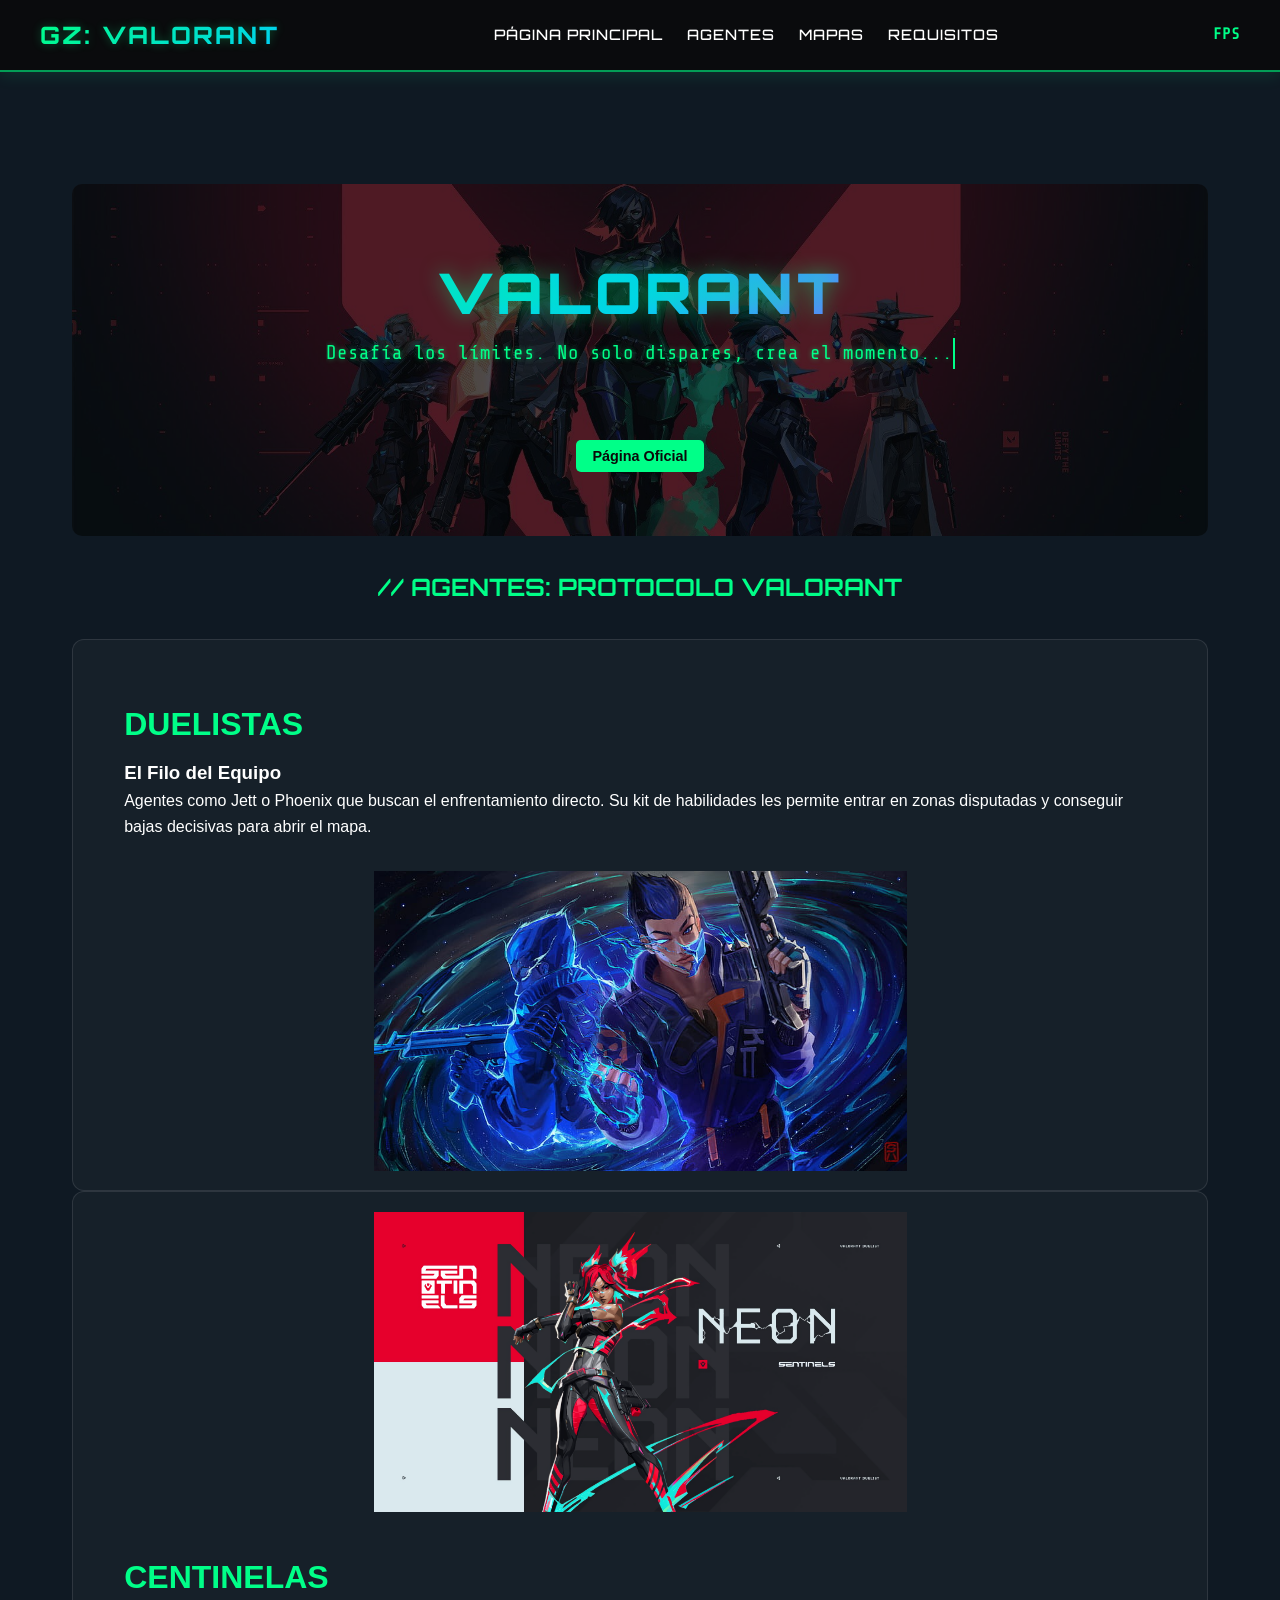
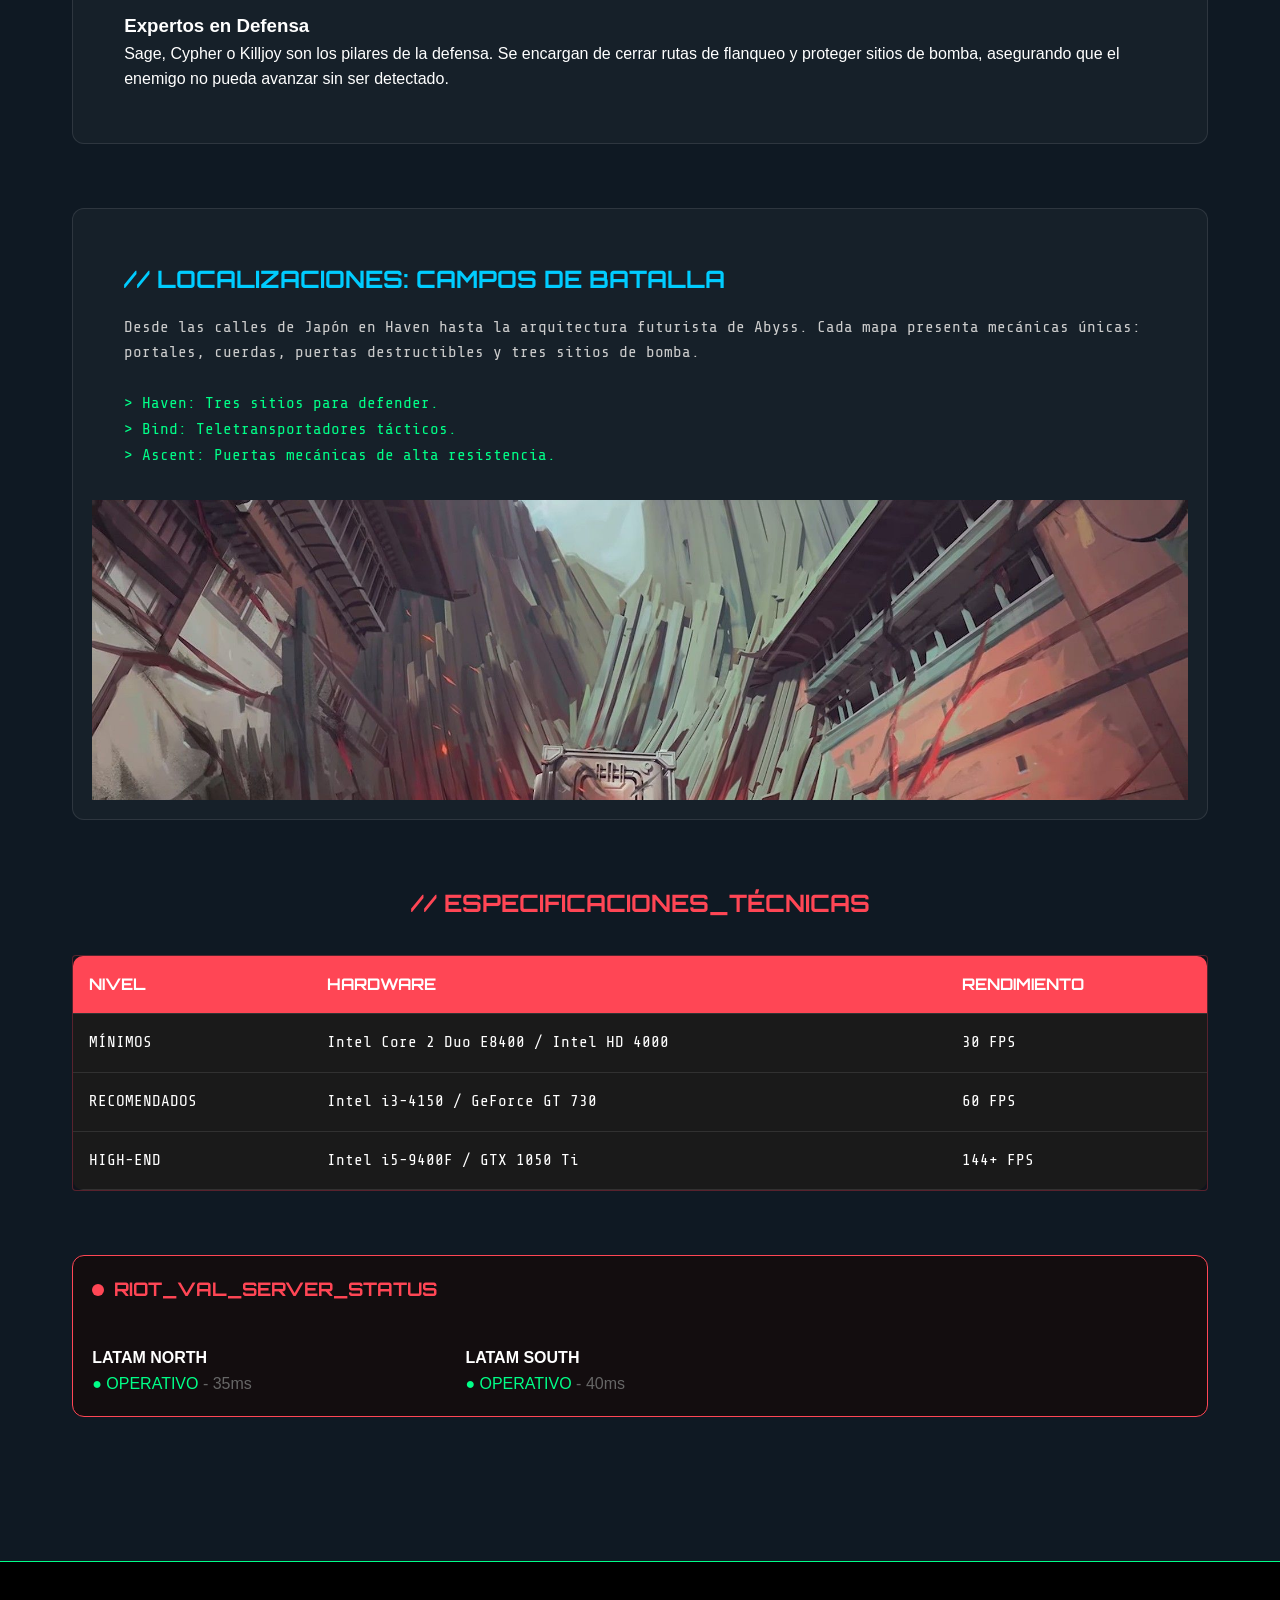
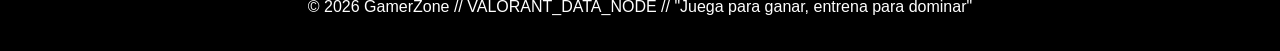
<file: index_valorant.html>
<!DOCTYPE html>
<html lang="es">
<head>
    <meta charset="UTF-8">
    <meta name="viewport" content="width=device-width, initial-scale=1.0">
    <title>GamerZone - VALORANT</title>
    <link href="https://fonts.googleapis.com/css2?family=Orbitron:wght@400;700;900&family=Share+Tech+Mono&display=swap" rel="stylesheet">
    <link rel="stylesheet" href="style_valorant.css">
    <link rel="icon" type="image/png" href="logo.png">
</head>
<body>

    <nav class="navbar">
        <div class="nav-container">
            <div class="logo">GZ: VALORANT</div>
            <ul class="nav-links">
                <li><a href="index.html">Página principal</a></li>
                <li><a href="#agentes">Agentes</a></li>
                <li><a href="#mapas">Mapas</a></li>
                <li><a href="#requisitos">Requisitos</a></li>
            </ul>
            <div class="auth-buttons">
                <span>FPS</span>
            </div>
        </div>
    </nav>

    <main class="main-content">
        <div class="container">
            
            <header class="hero" id="inicio">
                <h1>VALORANT</h1>
                <p>Desafía los límites. No solo dispares, crea el momento...</p>
                <div style="margin-top: 2rem;">
                    <a href="https://playvalorant.com/" target="_blank">
                        <button class="btn btn-primary">Página Oficial</button>
                    </a>
                </div>
            </header>

            <section class="section active" id="agentes">
                <h2 style="font-family: 'Orbitron'; color: #00ff88; margin-bottom: 2rem; text-align: center;">// AGENTES: PROTOCOLO VALORANT</h2>
                
                <div class="card mixed-card">
                    <div class="card-content">
                        <div class="stat-number">DUELISTAS</div>
                        <h3>El Filo del Equipo</h3>
                        <p class="lore-text">Agentes como Jett o Phoenix que buscan el enfrentamiento directo. Su kit de habilidades les permite entrar en zonas disputadas y conseguir bajas decisivas para abrir el mapa.</p>
                    </div>
                    <div class="card-image" style="background-image: url('v2.jpg'); background-size: contain; background-repeat: no-repeat; background-position: center;"></div>
                </div>

                <div class="card mixed-card image-left">
                    <div class="card-image" style="background-image: url('v3.png'); background-size: contain; background-repeat: no-repeat; background-position: center;"></div>
                    <div class="card-content">
                        <div class="stat-number">CENTINELAS</div>
                        <h3>Expertos en Defensa</h3>
                        <p class="lore-text">Sage, Cypher o Killjoy son los pilares de la defensa. Se encargan de cerrar rutas de flanqueo y proteger sitios de bomba, asegurando que el enemigo no pueda avanzar sin ser detectado.</p>
                    </div>
                </div>
            </section>

            <section class="section active" id="mapas" style="margin-top: 4rem;">
                <div class="card mixed-card">
                    <div class="card-content">
                        <h2 style="font-family: 'Orbitron'; color: #00ccff; margin-bottom: 1rem;">// LOCALIZACIONES: CAMPOS DE BATALLA</h2>
                        <p style="font-family: 'Share Tech Mono'; color: #ccc;">
                            Desde las calles de Japón en Haven hasta la arquitectura futurista de Abyss. Cada mapa presenta mecánicas únicas: portales, cuerdas, puertas destructibles y tres sitios de bomba.
                        </p>
                        <br>
                        <ul style="list-style: none; color: #00ff88; font-family: 'Share Tech Mono';">
                            <li>> Haven: Tres sitios para defender.</li>
                            <li>> Bind: Teletransportadores tácticos.</li>
                            <li>> Ascent: Puertas mecánicas de alta resistencia.</li>
                        </ul>
                    </div>
                    <div class="card-image" style="background-image: url('v4.png');">
                    </div>
                </div>
            </section>

            <section class="section active" id="requisitos" style="margin-top: 4rem;">
                <h2 style="font-family: 'Orbitron'; color: #ff4655; margin-bottom: 2rem; text-align: center;">// ESPECIFICACIONES_TÉCNICAS</h2>
                <div class="table-container">
                    <table class="ranking-table">
                        <thead>
                            <tr>
                                <th>NIVEL</th>
                                <th>HARDWARE</th>
                                <th>RENDIMIENTO</th>
                            </tr>
                        </thead>
                        <tbody>
                            <tr>
                                <td>MÍNIMOS</td>
                                <td>Intel Core 2 Duo E8400 / Intel HD 4000</td>
                                <td>30 FPS</td>
                            </tr>
                            <tr>
                                <td>RECOMENDADOS</td>
                                <td>Intel i3-4150 / GeForce GT 730</td>
                                <td>60 FPS</td>
                            </tr>
                            <tr>
                                <td>HIGH-END</td>
                                <td>Intel i5-9400F / GTX 1050 Ti</td>
                                <td>144+ FPS</td>
                            </tr>
                        </tbody>
                    </table>
                </div>
            </section>

            <section class="section active" id="status" style="margin-top: 4rem; margin-bottom: 4rem;">
                <div class="card" style="border-color: #ff4655; background: rgba(20, 10, 10, 0.8);">
                    <h3 style="font-family: 'Orbitron'; color: #ff4655; margin-bottom: 1.5rem; display: flex; align-items: center; gap: 10px;">
                        <span class="pulse-red"></span> RIOT_VAL_SERVER_STATUS
                    </h3>
                    <div class="stats-grid">
                        <div class="log-entry">
                            <h4>LATAM NORTH</h4>
                            <p class="trend-up">● OPERATIVO <span style="color: #666;">- 35ms</span></p>
                        </div>
                        <div class="log-entry">
                            <h4>LATAM SOUTH</h4>
                            <p class="trend-up">● OPERATIVO <span style="color: #666;">- 40ms</span></p>
                        </div>
                    </div>
                </div>
            </section>

        </div>
    </main>

    <footer class="footer">
        <p>© 2026 GamerZone // VALORANT_DATA_NODE // "Juega para ganar, entrena para dominar"</p>
    </footer>

</body>
</html>
</file>
<file: styles.css>
* {
    margin: 0;
    padding: 0;
    box-sizing: border-box;
}

body {
    font-family: 'Segoe UI', Tahoma, Geneva, Verdana, sans-serif;
    background-color: #0a0a0a;
    color: #ffffff;
    line-height: 1.6;
}

/* Navegación */
.navbar {
    /* Fondo oscuro semi-transparente */
    background: rgba(10, 10, 10, 0.85);
    backdrop-filter: blur(12px);
    -webkit-backdrop-filter: blur(12px); /* Soporte para Safari */
    
    /* Borde neón con un ligero resplandor */
    border-bottom: 2px solid rgba(0, 255, 136, 0.6);
    box-shadow: 0 4px 15px rgba(0, 255, 136, 0.1); /* Brillo sutil hacia abajo */
    
    padding: 1rem 2rem;
    position: sticky;
    top: 0;
    width: 100%;
    z-index: 1000;
    transition: all 0.4s ease;
}

.navbar:hover {
    background: rgba(15, 15, 15, 0.95);
    border-bottom: 2px solid #00ff88; /* Verde sólido al pasar el mouse */
    box-shadow: 0 4px 25px rgba(0, 255, 136, 0.2); /* Aumenta el resplandor */
}

.nav-container {
    max-width: 1200px;
    margin: 0 auto;
    display: flex;
    justify-content: space-between;
    align-items: center;
    flex-wrap: wrap;
    gap: 1rem;
}

/* Estilos para los enlaces del menú */
.nav-links {
    display: flex;
    list-style: none;
    gap: 2rem; /* Espacio entre links */
}

.nav-links a {
    text-decoration: none;
    color: #e0e0e0; /* Gris muy claro para no cansar la vista */
    font-family: 'Orbitron', sans-serif;
    font-size: 0.9rem;
    font-weight: 500;
    text-transform: uppercase;
    letter-spacing: 1px;
    transition: all 0.3s ease;
    position: relative;
}

/* Efecto Hover: El color cambia al verde neón */
.nav-links a:hover {
    color: #00ff88;
    text-shadow: 0 0 8px rgba(0, 255, 136, 0.6); /* Pequeño brillo en el texto */
}

/* Línea animada debajo del link al pasar el mouse */
.nav-links a::after {
    content: '';
    position: absolute;
    width: 0;
    height: 2px;
    bottom: -5px;
    left: 0;
    background-color: #00ff88;
    transition: width 0.3s ease;
}

.nav-links a:hover::after {
    width: 100%;
}



.logo {
    font-family: 'Orbitron', monospace;
    font-weight: 800;
    font-size: 1.5rem;
    letter-spacing: 2px;
    background: linear-gradient(135deg, #00ff88, #00ccff);
    -webkit-background-clip: text;
    background-clip: text;
    color: transparent;
    cursor: pointer;
    text-shadow: 0 0 10px rgba(0, 255, 136, 0.3);
}

.nav-links {
    display: flex;
    gap: 1.5rem;
    flex-wrap: wrap;
}

.nav-links a {
    color: #ffffff;
    text-decoration: none;
    cursor: pointer;
    transition: color 0.3s;
}

.nav-links a:hover {
    color: #00ff88;
}

.nav-links a {
    color: #ffffff;
    text-decoration: none;
    cursor: pointer;
    transition: color 0.3s ease;
    position: relative;
    padding-bottom: 5px;
}

/* Línea que crece desde el centro */
.nav-links a::after {
    content: '';
    position: absolute;
    bottom: 0;
    left: 50%;
    transform: translateX(-50%);
    width: 0;
    height: 2px;
    background: linear-gradient(90deg, #00ff88, #00ccff);
    transition: width 0.3s ease;
}

.nav-links a:hover::after {
    width: 80%;
}

.nav-links a:hover {
    color: #00ff88;
}

.auth-buttons {
    display: flex;
    gap: 0.8rem;
    align-items: center;
}



/* Botones */
.btn {
    padding: 0.5rem 1rem;
    border-radius: 5px;
    font-weight: bold;
    cursor: pointer;
    transition: all 0.3s;
    border: none;
    font-size: 0.9rem;
}

.btn-outline {
    background: transparent;
    border: 1px solid #00ff88;
    color: #00ff88;
}

.btn-outline:hover {
    background: #00ff88;
    color: #0a0a0a;
}

.btn-primary {
    background: #00ff88;
    color: #0a0a0a;
}

.btn-primary:hover {
    background: #00cc66;
    transform: translateY(-2px);
}

/* Contenido principal */
.main-content {
    margin-top: 80px;
    min-height: calc(100vh - 150px);
}

.container {
    max-width: 1200px;
    margin: 0 auto;
    padding: 2rem;
}

/* Secciones */
.section {
    display: none;
    animation: fadeIn 0.3s ease;
}

.section.active {
    display: block;
}

@keyframes fadeIn {
    from {
        opacity: 0;
        transform: translateY(10px);
    }
    to {
        opacity: 1;
        transform: translateY(0);
    }
}

/* Hero */
/* Hero Section */
.hero {
    position: relative;
    text-align: center;
    padding: 4rem 2rem;
    border-radius: 10px;
    margin-bottom: 2rem;
    color: white;
    overflow: hidden;
}

.hero::before {
    content: "";
    position: absolute;
    top: 0;
    left: 0;
    width: 100%;
    height: 100%;
    background: url('banner.png') center/cover no-repeat;
    opacity: 0.6;
    z-index: -2;
}

.hero::after {
    content: "";
    position: absolute;
    top: 0;
    left: 0;
    width: 100%;
    height: 100%;
    background: rgba(0, 0, 0, 0.5);
    z-index: -1;
}
.hero h1 {
    font-family: 'Orbitron', monospace;
    font-weight: 900;
    font-size: 3.5rem;
    letter-spacing: 4px;
    background: linear-gradient(135deg, #00ff88, #00ccff, #ff00ff);
    -webkit-background-clip: text;
    background-clip: text;
    color: transparent;
    text-shadow: 0 0 20px rgba(0, 255, 136, 0.5);
    animation: glowPulse 2s ease-in-out infinite;
}

@keyframes glowPulse {
    0%, 100% {
        text-shadow: 0 0 20px rgba(0, 255, 136, 0.5);
    }
    50% {
        text-shadow: 0 0 30px rgba(0, 255, 136, 0.8), 0 0 10px rgba(0, 204, 255, 0.5);
    }
}

.hero * {
    position: relative;
    z-index: 1;
}

.hero p {
    font-family: 'Share Tech Mono', monospace;
    font-size: 1.2rem;
    letter-spacing: 1px;
    color: #cccccc;
    text-shadow: 0 0 5px rgba(0, 255, 136, 0.3);
    margin-bottom: 2rem;
}

/* Para el párrafo del hero con efecto de escritura sutil */
.hero p {
    font-family: 'Share Tech Mono', monospace;
    font-size: 1.2rem;
    letter-spacing: 1px;
    color: #00ff88;
    text-shadow: 0 0 5px rgba(0, 255, 136, 0.5);
    margin-bottom: 2rem;
    border-right: 2px solid #00ff88;
    white-space: nowrap;
    overflow: hidden;
    display: inline-block;
    animation: typing 3s steps(40, end), blinkCursor 0.75s step-end infinite;
}

@keyframes typing {
    from { width: 0; }
    to { width: 100%; }
}

@keyframes blinkCursor {
    from, to { border-color: transparent; }
    50% { border-color: #00ff88; }
}



/* Grids */
.stats-grid,
.games-grid,
.posts-grid {
    display: grid;
    grid-template-columns: repeat(auto-fill, minmax(280px, 1fr));
    gap: 1.5rem;
    margin-top: 1rem;
}

/* Tarjetas */
.card {
    background: #1a1a1a;
    border: 1px solid #333;
    border-radius: 12px;
    padding: 1.2rem;
    transition: all 0.3s ease;
    display: flex;
    flex-direction: column;
    height: 100%;
}

.card:hover {
    border-color: #00ff88;
    transform: translateY(-5px);
    box-shadow: 0 5px 20px rgba(0, 255, 136, 0.2);
}

.stat-number {
    font-size: 2rem;
    font-weight: bold;
    color: #00ff88;
    margin: 0.5rem 0;
}

/* Imágenes */
.game-img {
    width: 100%;
    height: 180px;
    object-fit: cover;
    border-radius: 8px;
    margin-bottom: 1rem;
    background: #0a0a0a;
    border: 1px solid #333;
}

.game-img-fallback {
    width: 100%;
    height: 180px;
    background: linear-gradient(135deg, #2a2a2a, #1a1a1a);
    display: flex;
    align-items: center;
    justify-content: center;
    font-size: 4rem;
    border-radius: 8px;
    margin-bottom: 1rem;
    border: 1px solid #00ff88;
}

/* Filtros */
.filters {
    display: flex;
    gap: 0.8rem;
    flex-wrap: wrap;
    margin-bottom: 2rem;
    justify-content: center;
}

.filter-btn {
    padding: 0.5rem 1.2rem;
    background: #1a1a1a;
    border: 1px solid #333;
    color: white;
    border-radius: 20px;
    cursor: pointer;
    transition: all 0.3s;
    font-size: 0.9rem;
}

.filter-btn.active,
.filter-btn:hover {
    background: #00ff88;
    color: #0a0a0a;
    border-color: #00ff88;
}

/* Ranking */
.ranking-table {
    width: 100%;
    border-collapse: collapse;
    background: #1a1a1a;
    border-radius: 10px;
    overflow: hidden;
}

.ranking-table th,
.ranking-table td {
    padding: 1rem;
    text-align: left;
    border-bottom: 1px solid #333;
}

.ranking-table th {
    color: #00ff88;
    font-weight: bold;
    background: #0a0a0a;
}

.ranking-table tr:hover {
    background: #252525;
}

.position-1 {
    color: #ffd700;
    font-weight: bold;
}

.position-2 {
    color: #c0c0c0;
    font-weight: bold;
}

.position-3 {
    color: #cd7f32;
    font-weight: bold;
}

.trend-up {
    color: #00ff88;
}

.trend-down {
    color: #ff4444;
}

/* Foros */
.forum-categories {
    display: grid;
    grid-template-columns: repeat(auto-fit, minmax(220px, 1fr));
    gap: 1rem;
    margin-bottom: 2rem;
}

.category-card {
    background: #1a1a1a;
    border-left: 3px solid #00ff88;
    padding: 1.2rem;
    cursor: pointer;
    transition: all 0.3s;
    border-radius: 8px;
}

.category-card:hover {
    background: #252525;
    transform: translateX(5px);
}

.category-card h3 {
    margin-bottom: 0.5rem;
    color: #00ff88;
}

.thread-item {
    background: #1a1a1a;
    padding: 1rem;
    margin-bottom: 0.8rem;
    border-radius: 8px;
    cursor: pointer;
    transition: all 0.3s;
    border: 1px solid #333;
}

.thread-item:hover {
    background: #252525;
    border-left: 3px solid #00ff88;
}

/* Modal */
.modal {
    display: none;
    position: fixed;
    top: 0;
    left: 0;
    width: 100%;
    height: 100%;
    background: rgba(0, 0, 0, 0.95);
    z-index: 2000;
    justify-content: center;
    align-items: center;
}

.modal.active {
    display: flex;
}

.modal-content {
    background: #1a1a1a;
    border: 1px solid #00ff88;
    border-radius: 12px;
    padding: 2rem;
    max-width: 500px;
    width: 90%;
}

.modal-content input,
.modal-content textarea,
.modal-content select {
    width: 100%;
    padding: 0.8rem;
    margin: 0.5rem 0;
    background: #0a0a0a;
    border: 1px solid #333;
    color: white;
    border-radius: 8px;
    font-size: 1rem;
}

.modal-content input:focus,
.modal-content textarea:focus,
.modal-content select:focus {
    outline: none;
    border-color: #00ff88;
}

.error-message {
    color: #ff4444;
    font-size: 0.8rem;
    margin-top: 0.3rem;
}

/* Encuesta */
.survey-section {
    background: #1a1a1a;
    border: 1px solid #00ff88;
    border-radius: 12px;
    padding: 2rem;
    margin-top: 2rem;
}

.survey-question {
    margin-bottom: 1.5rem;
}

.survey-question label {
    display: block;
    margin-bottom: 0.5rem;
    font-weight: bold;
    color: #00ff88;
}

.survey-question input[type="text"],
.survey-question select {
    width: 100%;
    padding: 0.8rem;
    background: #0a0a0a;
    border: 1px solid #333;
    color: white;
    border-radius: 8px;
    font-size: 1rem;
}

.radio-group {
    display: flex;
    gap: 1.5rem;
    flex-wrap: wrap;
}

.radio-group label {
    display: flex;
    align-items: center;
    gap: 0.5rem;
    font-weight: normal;
    cursor: pointer;
}

/* Footer */
.footer {
    background: #000000;
    border-top: 1px solid #00ff88;
    padding: 2rem;
    text-align: center;
    margin-top: 3rem;
}

/* Responsive */
@media (max-width: 768px) {
    .nav-container {
        flex-direction: column;
        text-align: center;
    }

    .nav-links {
        justify-content: center;
    }

    .hero h1 {
        font-size: 1.8rem;
    }

    .stats-grid,
    .games-grid,
    .posts-grid {
        grid-template-columns: 1fr;
    }

    .forum-categories {
        grid-template-columns: 1fr;
    }

    .radio-group {
        flex-direction: column;
        gap: 0.8rem;
    }

    .ranking-table {
        font-size: 0.75rem;
    }

    .ranking-table th,
    .ranking-table td {
        padding: 0.5rem;
    }

    .game-img {
        height: 150px;
    }
}

@media (min-width: 769px) and (max-width: 1024px) {
    .stats-grid,
    .games-grid,
    .posts-grid {
        grid-template-columns: repeat(2, 1fr);
    }
}

/* Estilo base para el nombre de usuario */
.auth-buttons span {
    font-family: 'Share Tech Mono', monospace;
    font-weight: 600;
    color: #00ff88;
    position: relative;
    transition: all 0.2s ease;
}

/* Efecto glitch al hacer hover */
.auth-buttons span:hover {
    animation: glitch 0.3s ease-in-out;
    cursor: pointer;
}

/* Animación glitch sutil */
@keyframes glitch {
    0% {
        text-shadow: -1px 0 #ff00ff, 1px 0 #00ffff;
        transform: skew(0deg);
    }
    20% {
        text-shadow: -2px 0 #ff00ff, 2px 0 #00ffff;
        transform: skew(2deg);
    }
    40% {
        text-shadow: -1px 0 #ff00ff, 1px 0 #00ffff;
        transform: skew(-1deg);
    }
    60% {
        text-shadow: -2px 0 #ff00ff, 2px 0 #00ffff;
        transform: skew(1deg);
    }
    80% {
        text-shadow: -1px 0 #ff00ff, 1px 0 #00ffff;
        transform: skew(0deg);
    }
    100% {
        text-shadow: 0 0 #ff00ff, 0 0 #00ffff;
        transform: skew(0deg);
    }
}

/* Efecto glitch más sutil (si prefieres algo más discreto) */
.auth-buttons span:hover {
    animation: subtleGlitch 0.2s ease-in-out;
}

@keyframes subtleGlitch {
    0%, 100% {
        text-shadow: 0 0 #ff00ff, 0 0 #00ffff;
        transform: translateX(0);
    }
    25% {
        text-shadow: -1px 0 #ff00ff, 1px 0 #00ffff;
        transform: translateX(-1px);
    }
    75% {
        text-shadow: 1px 0 #ff00ff, -1px 0 #00ffff;
        transform: translateX(1px);
    }
}

/* ============ RESPONSIVE PARA MÓVIL ============ */
@media (max-width: 768px) {
    .nav-container {
        flex-direction: column;
        gap: 0.5rem;
        padding: 0.8rem;
    }
    
    .nav-links {
        gap: 0.8rem;
        flex-wrap: wrap;
        justify-content: center;
    }
    
    .nav-links a {
        font-size: 0.7rem;
    }
    
    .auth-buttons {
        gap: 0.5rem;
    }
    
    .btn {
        padding: 0.4rem 0.8rem;
        font-size: 0.7rem;
    }
    
    .main-content {
        margin-top: 140px;
        padding: 1rem;
    }
    
    .hero {
        padding: 2rem 1rem;
    }
    
    .hero h1 {
        font-size: 1.5rem;
    }
    
    .hero p {
        font-size: 0.8rem;
    }
    
    .hero-buttons {
        flex-direction: column;
        gap: 0.5rem;
    }
    
    .games-grid, .stats-grid, .posts-grid {
        grid-template-columns: 1fr;
        gap: 1rem;
    }
    
    .forum-categories {
        grid-template-columns: 1fr;
    }
    
    .ranking-table th, .ranking-table td {
        padding: 0.5rem;
        font-size: 0.75rem;
    }
    
    .radio-group {
        flex-direction: column;
        gap: 0.5rem;
    }
    
    .survey-section {
        padding: 1rem;
    }
    
    .card {
        padding: 1rem;
    }
}

@media (max-width: 480px) {
    .ranking-table {
        font-size: 0.7rem;
    }
    
    .ranking-table th, .ranking-table td {
        padding: 0.3rem;
    }
    
    .logo {
        font-size: 1rem;
    }
}
</file>
<file: style_deemo.css>
/* --- BASE & VARIABLES (Combinación de ambos estilos) --- */
* {
    margin: 0;
    padding: 0;
    box-sizing: border-box;
}

body {
    font-family: 'Inter', 'Segoe UI', sans-serif; /* DeepSeek */
    color: #e6e6e6;
    line-height: 1.6;
    overflow-x: hidden;
    
    /* --- CAMBIO DE FONDO GLOBAL --- */
    background-color: #0a0a0a;
    /* Imagen oficial de Deemo oscurecida y fixed */
    background-image: 
        linear-gradient(to bottom, rgba(10, 10, 10, 0.9) 0%, rgba(10, 10, 10, 0.7) 50%, rgba(10, 10, 10, 0.9) 100%),
        url('https://images.rayark.com/deemo/v2/web/assets/images/about/img_about_deemo_01.jpg');
    background-size: cover;
    background-position: center;
    background-attachment: fixed; /* Mantiene el fondo quieto al hacer scroll */
}

/* --- NAVBAR (Manteniendo la estética cyber-cristal) --- */
.navbar {
    background: rgba(8, 8, 12, 0.92);
    backdrop-filter: blur(14px);
    border-bottom: 1px solid rgba(0, 255, 136, 0.5);
    padding: 1rem 2rem;
    position: sticky;
    top: 0;
    z-index: 1000;
    box-shadow: 0 4px 20px rgba(0,0,0,0.5);
}

.nav-container {
    max-width: 1300px;
    margin: 0 auto;
    display: flex;
    justify-content: space-between;
    align-items: center;
}

.logo {
    font-family: 'Orbitron', monospace;
    font-weight: 800;
    font-size: 1.3rem;
    background: linear-gradient(135deg, #00ffaa, #00ccff, #aa88ff);
    -webkit-background-clip: text;
    background-clip: text;
    color: transparent;
    letter-spacing: 1px;
}

.nav-links {
    display: flex;
    list-style: none;
    gap: 2.2rem;
}

.nav-links a {
    text-decoration: none;
    color: #ccc;
    font-family: 'Orbitron', sans-serif;
    font-size: 0.8rem;
    font-weight: 500;
    transition: 0.25s;
    letter-spacing: 0.5px;
}

.nav-links a:hover {
    color: #00ffaa;
    text-shadow: 0 0 6px #00ffaa;
}

.auth-buttons span {
    font-family: 'Share Tech Mono', monospace;
    font-size: 0.75rem;
    background: rgba(0, 255, 136, 0.12);
    padding: 6px 12px;
    border-radius: 40px;
    border: 1px solid rgba(0, 255, 136, 0.4);
    color: #aaffdd;
}

/* --- MAIN CONTENT --- */
.container {
    max-width: 1300px;
    margin: 0 auto;
    padding: 2rem 2rem 3rem;
}

/* --- HERO SECTION (Estilo DeepSeek con tu color) --- */
.hero {
    text-align: center;
    margin-bottom: 3rem;
    padding: 1rem;
}

.hero h1 {
    font-family: 'Orbitron', sans-serif;
    font-size: 3.8rem;
    font-weight: 800;
    background: linear-gradient(135deg, #00ffcc, #44aaff, #ff66cc);
    -webkit-background-clip: text;
    background-clip: text;
    color: transparent;
    text-shadow: 0 0 12px rgba(0,255,200,0.2);
    letter-spacing: -0.5px;
}

.hero p {
    font-family: 'Share Tech Mono', monospace;
    font-size: 1.1rem;
    color: #88ffdd;
    border-right: 2px solid #00ffaa;
    white-space: nowrap;
    overflow: hidden;
    display: inline-block;
    animation: typing 3s steps(38, end), blink 0.75s step-end infinite;
    margin-top: 0.5rem;
}

@keyframes typing { from { width: 0 } to { width: 100% } }
@keyframes blink { 50% { border-color: transparent } }

.glitch-line {
    width: 120px;
    height: 2px;
    background: linear-gradient(90deg, #00ff88, #00ccff, transparent);
    margin: 20px auto 0;
}

/* --- TARJETAS (CARDS) MEJORADAS --- */
.card {
    background: rgba(18, 18, 26, 0.7); /* Ligeramente más transparente */
    backdrop-filter: blur(4px); /* Cristal para ver el fondo global */
    border: 1px solid #2a2a3a;
    border-radius: 24px;
    padding: 2rem;
    transition: all 0.25s ease;
    margin-bottom: 2rem;
    overflow: hidden; /* Importante para las imágenes internas */
}

.card:hover {
    border-color: #00ffaa;
    box-shadow: 0 8px 28px rgba(0, 255, 136, 0.15);
    transform: translateY(-3px);
}

/* --- NUEVAS CLASES PARA PANELES MIXTOS --- */
.mixed-card {
    display: flex;
    padding: 0; /* Imagen ocupará todo el borde */
    min-height: 400px;
}

.card-content {
    flex: 1; /* Texto ocupa la mitad */
    padding: 2rem;
    background: rgba(18, 18, 26, 0.85); /* Fondo extra para legibilidad */
    display: flex;
    flex-direction: column;
    justify-content: center;
}

.card-image {
    flex: 1; /* Imagen ocupa la otra mitad */
    background-size: cover;
    background-position: center;
    border-left: 1px solid #2a2a3a;
    transition: transform 0.6s ease;
}

/* Alternar orden de imagen (izquierda) */
.mixed-card.image-left {
    flex-direction: row-reverse;
}

.mixed-card.image-left .card-image {
    border-left: none;
    border-right: 1px solid #2a2a3a;
}

/* Efecto hover en la imagen */
.mixed-card:hover .card-image {
    transform: scale(1.05);
}

/* --- DETALLES DE TEXTO (DeepSeek) --- */
.stats-grid {
    display: grid;
    grid-template-columns: repeat(auto-fit, minmax(280px, 1fr));
    gap: 1.8rem;
    margin: 1rem 0 2rem;
}

.stat-number {
    font-family: 'Orbitron', monospace;
    color: #00ffcc;
    font-size: 1.1rem;
    letter-spacing: 1px;
    margin-bottom: 1.2rem;
    border-left: 3px solid #00ffaa;
    padding-left: 1rem;
}

.lore-text {
    font-size: 1.02rem;
    color: #dbdbdb;
    line-height: 1.7;
}

.lore-highlight {
    color: #aaffdd;
    background: linear-gradient(120deg, rgba(0,255,170,0.1), rgba(0,200,255,0.05));
    padding: 0 4px;
    border-radius: 6px;
}

.quote {
    font-style: italic;
    font-family: 'Share Tech Mono', monospace;
    color: #99ffdd;
    margin: 1.2rem 0;
    padding-left: 1rem;
    border-left: 3px solid #00ffaa;
}

.logs-container {
    display: grid;
    gap: 1.5rem;
}

.log-entry h4 {
    color:#00ffaa; 
    margin-bottom: 6px;
    font-family: 'Orbitron';
    font-size: 0.9rem;
}

.log-entry p {
    font-family: 'Share Tech Mono';
    font-size: 0.95rem;
    color: #ccc;
}

/* --- TABLA (DeepSeek mantenida) --- */
.table-container {
    overflow-x: auto; /* Scroll para móvil */
    border-radius: 20px;
    border: 1px solid #2a2a36;
}

.ranking-table {
    width: 100%;
    border-collapse: collapse;
    background: #111117;
}

.ranking-table th {
    font-family: 'Orbitron', sans-serif;
    font-size: 0.8rem;
    background: #1e1e2a;
    color: #ccffdd;
    padding: 1rem;
    text-align: left;
}

.ranking-table td {
    padding: 1rem;
    border-bottom: 1px solid #2a2a36;
    font-family: 'Inter', sans-serif; /* Texto normal */
}

.ranking-table tbody td:first-child {
    font-family: 'Share Tech Mono', monospace; /* Solo posición en Mono */
}

.position-1 { color: #ffd966; font-weight: bold; }
.position-2 { color: #c0c0c0; font-weight: bold; }
.position-3 { color: #cd7f32; font-weight: bold; }
.trend-up { color: #00ffaa; font-weight: bold; }
.trend-down { color: #ff6670; }

/* --- BOTÓN Y ESTADO --- */
.btn-primary {
    background: linear-gradient(95deg, #00cc88, #00aaff);
    color: #0a0a0a;
    border: none;
    font-family: 'Orbitron', sans-serif;
    font-weight: 700;
    padding: 1.2rem 2.5rem;
    font-size: 1rem;
    cursor: pointer;
    transition: all 0.25s;
    border-radius: 60px;
    letter-spacing: 1.5px;
}

.btn-primary:hover {
    background: linear-gradient(95deg, #00ffaa, #22ccff);
    box-shadow: 0 0 25px rgba(0, 255, 170, 0.6);
    transform: scale(1.02) translateY(-2px);
}

.connection-status {
    margin-top: 18px; 
    font-family: 'Share Tech Mono'; 
    color: #44ddff; 
    font-size: 0.8rem; 
    background: rgba(0,255,170,0.08); 
    display: inline-block; 
    padding: 6px 18px; 
    border-radius: 30px;
    border: 1px solid rgba(0,255,170,0.2);
}

/* --- FOOTER --- */
.footer {
    border-top: 1px solid rgba(0, 255, 170, 0.3);
    padding: 2rem;
    text-align: center;
    font-family: 'Share Tech Mono', monospace;
    font-size: 0.75rem;
    color: #aaa;
    background: rgba(8, 8, 12, 0.9);
}

/* --- RESPONSIVE DESIGN (Crucial para imágenes) --- */
@media (max-width: 900px) {
    .mixed-card, .mixed-card.image-left {
        flex-direction: column-reverse; /* Imagen arriba, texto abajo */
    }
    
    .card-image {
        min-height: 250px;
        border: none !important;
        border-bottom: 1px solid #2a2a3a !important;
    }
}

@media (max-width: 760px) {
    .hero h1 { font-size: 2.2rem; }
    
    .hero p {
        white-space: normal;
        border-right: none;
        animation: none;
        display: block;
    }
    
    .nav-container { flex-direction: column; gap: 0.8rem; }
    .nav-links { gap: 1.2rem; flex-wrap: wrap; justify-content: center;}
    .nav-links a { font-size: 0.7rem; }
    
    .container { padding: 1rem; }
    .card { padding: 1rem; }
    .card-content { padding: 1.5rem 1rem; }
}
</file>
<file: style_call.css>
* {
    margin: 0;
    padding: 0;
    box-sizing: border-box;
}

body {
    font-family: 'Segoe UI', Tahoma, Geneva, Verdana, sans-serif;
    background-color: #0a0a0a;
    color: #ffffff;
    line-height: 1.6;
}

/* Navegación */
.navbar {
    /* Fondo oscuro semi-transparente */
    background: rgba(10, 10, 10, 0.85);
    backdrop-filter: blur(12px);
    -webkit-backdrop-filter: blur(12px); /* Soporte para Safari */
    
    /* Borde neón con un ligero resplandor */
    border-bottom: 2px solid rgba(0, 255, 136, 0.6);
    box-shadow: 0 4px 15px rgba(0, 255, 136, 0.1); /* Brillo sutil hacia abajo */
    
    padding: 1rem 2rem;
    position: sticky;
    top: 0;
    width: 100%;
    z-index: 1000;
    transition: all 0.4s ease;
}

.navbar:hover {
    background: rgba(15, 15, 15, 0.95);
    border-bottom: 2px solid #00ff88; /* Verde sólido al pasar el mouse */
    box-shadow: 0 4px 25px rgba(0, 255, 136, 0.2); /* Aumenta el resplandor */
}

.nav-container {
    max-width: 1200px;
    margin: 0 auto;
    display: flex;
    justify-content: space-between;
    align-items: center;
    flex-wrap: wrap;
    gap: 1rem;
}

/* Estilos para los enlaces del menú */
.nav-links {
    display: flex;
    list-style: none;
    gap: 2rem; /* Espacio entre links */
}

.nav-links a {
    text-decoration: none;
    color: #e0e0e0; /* Gris muy claro para no cansar la vista */
    font-family: 'Orbitron', sans-serif;
    font-size: 0.9rem;
    font-weight: 500;
    text-transform: uppercase;
    letter-spacing: 1px;
    transition: all 0.3s ease;
    position: relative;
}

/* Efecto Hover: El color cambia al verde neón */
.nav-links a:hover {
    color: #00ff88;
    text-shadow: 0 0 8px rgba(0, 255, 136, 0.6); /* Pequeño brillo en el texto */
}

/* Línea animada debajo del link al pasar el mouse */
.nav-links a::after {
    content: '';
    position: absolute;
    width: 0;
    height: 2px;
    bottom: -5px;
    left: 0;
    background-color: #00ff88;
    transition: width 0.3s ease;
}

.nav-links a:hover::after {
    width: 100%;
}



.logo {
    font-family: 'Orbitron', monospace;
    font-weight: 800;
    font-size: 1.5rem;
    letter-spacing: 2px;
    background: linear-gradient(135deg, #00ff88, #00ccff);
    -webkit-background-clip: text;
    background-clip: text;
    color: transparent;
    cursor: pointer;
    text-shadow: 0 0 10px rgba(0, 255, 136, 0.3);
}

.nav-links {
    display: flex;
    gap: 1.5rem;
    flex-wrap: wrap;
}

.nav-links a {
    color: #ffffff;
    text-decoration: none;
    cursor: pointer;
    transition: color 0.3s;
}

.nav-links a:hover {
    color: #00ff88;
}

.nav-links a {
    color: #ffffff;
    text-decoration: none;
    cursor: pointer;
    transition: color 0.3s ease;
    position: relative;
    padding-bottom: 5px;
}

/* Línea que crece desde el centro */
.nav-links a::after {
    content: '';
    position: absolute;
    bottom: 0;
    left: 50%;
    transform: translateX(-50%);
    width: 0;
    height: 2px;
    background: linear-gradient(90deg, #00ff88, #00ccff);
    transition: width 0.3s ease;
}

.nav-links a:hover::after {
    width: 80%;
}

.nav-links a:hover {
    color: #00ff88;
}

.auth-buttons {
    display: flex;
    gap: 0.8rem;
    align-items: center;
}



/* Botones */
.btn {
    padding: 0.5rem 1rem;
    border-radius: 5px;
    font-weight: bold;
    cursor: pointer;
    transition: all 0.3s;
    border: none;
    font-size: 0.9rem;
}

.btn-outline {
    background: transparent;
    border: 1px solid #00ff88;
    color: #00ff88;
}

.btn-outline:hover {
    background: #00ff88;
    color: #0a0a0a;
}

.btn-primary {
    background: #00ff88;
    color: #0a0a0a;
}

.btn-primary:hover {
    background: #00cc66;
    transform: translateY(-2px);
}

/* Contenido principal */
.main-content {
    margin-top: 80px;
    min-height: calc(100vh - 150px);
}

.container {
    max-width: 1200px;
    margin: 0 auto;
    padding: 2rem;
}

/* Secciones */
.section {
    display: none;
    animation: fadeIn 0.3s ease;
}

.section.active {
    display: block;
}

@keyframes fadeIn {
    from {
        opacity: 0;
        transform: translateY(10px);
    }
    to {
        opacity: 1;
        transform: translateY(0);
    }
}

/* Hero */
/* Hero Section */
.hero {
    position: relative;
    text-align: center;
    padding: 4rem 2rem;
    border-radius: 10px;
    margin-bottom: 2rem;
    color: white;
    overflow: hidden;
}

.hero::before {
    content: "";
    position: absolute;
    top: 0;
    left: 0;
    width: 100%;
    height: 100%;
    background: url('c1.png') center/cover no-repeat;
    opacity: 0.6;
    z-index: -2;
}

.hero::after {
    content: "";
    position: absolute;
    top: 0;
    left: 0;
    width: 100%;
    height: 100%;
    background: rgba(0, 0, 0, 0.5);
    z-index: -1;
}
.hero h1 {
    font-family: 'Orbitron', monospace;
    font-weight: 900;
    font-size: 3.5rem;
    letter-spacing: 4px;
    background: linear-gradient(135deg, #00ff88, #00ccff, #ff00ff);
    -webkit-background-clip: text;
    background-clip: text;
    color: transparent;
    text-shadow: 0 0 20px rgba(0, 255, 136, 0.5);
    animation: glowPulse 2s ease-in-out infinite;
}

@keyframes glowPulse {
    0%, 100% {
        text-shadow: 0 0 20px rgba(0, 255, 136, 0.5);
    }
    50% {
        text-shadow: 0 0 30px rgba(0, 255, 136, 0.8), 0 0 10px rgba(0, 204, 255, 0.5);
    }
}

.hero * {
    position: relative;
    z-index: 1;
}

.hero p {
    font-family: 'Share Tech Mono', monospace;
    font-size: 1.2rem;
    letter-spacing: 1px;
    color: #cccccc;
    text-shadow: 0 0 5px rgba(0, 255, 136, 0.3);
    margin-bottom: 2rem;
}

/* Para el párrafo del hero con efecto de escritura sutil */
.hero p {
    font-family: 'Share Tech Mono', monospace;
    font-size: 1.2rem;
    letter-spacing: 1px;
    color: #00ff88;
    text-shadow: 0 0 5px rgba(0, 255, 136, 0.5);
    margin-bottom: 2rem;
    border-right: 2px solid #00ff88;
    white-space: nowrap;
    overflow: hidden;
    display: inline-block;
    animation: typing 3s steps(40, end), blinkCursor 0.75s step-end infinite;
}

@keyframes typing {
    from { width: 0; }
    to { width: 100%; }
}

@keyframes blinkCursor {
    from, to { border-color: transparent; }
    50% { border-color: #00ff88; }
}



/* Grids */
.stats-grid,
.games-grid,
.posts-grid {
    display: grid;
    grid-template-columns: repeat(auto-fill, minmax(280px, 1fr));
    gap: 1.5rem;
    margin-top: 1rem;
}

/* Tarjetas */
.card {
    background: #1a1a1a;
    border: 1px solid #333;
    border-radius: 12px;
    padding: 1.2rem;
    transition: all 0.3s ease;
    display: flex;
    flex-direction: column;
    height: 100%;
}

.card:hover {
    border-color: #00ff88;
    transform: translateY(-5px);
    box-shadow: 0 5px 20px rgba(0, 255, 136, 0.2);
}

.stat-number {
    font-size: 2rem;
    font-weight: bold;
    color: #00ff88;
    margin: 0.5rem 0;
}

/* Imágenes */
.game-img {
    width: 100%;
    height: 180px;
    object-fit: cover;
    border-radius: 8px;
    margin-bottom: 1rem;
    background: #0a0a0a;
    border: 1px solid #333;
}

.game-img-fallback {
    width: 100%;
    height: 180px;
    background: linear-gradient(135deg, #2a2a2a, #1a1a1a);
    display: flex;
    align-items: center;
    justify-content: center;
    font-size: 4rem;
    border-radius: 8px;
    margin-bottom: 1rem;
    border: 1px solid #00ff88;
}

/* Filtros */
.filters {
    display: flex;
    gap: 0.8rem;
    flex-wrap: wrap;
    margin-bottom: 2rem;
    justify-content: center;
}

.filter-btn {
    padding: 0.5rem 1.2rem;
    background: #1a1a1a;
    border: 1px solid #333;
    color: white;
    border-radius: 20px;
    cursor: pointer;
    transition: all 0.3s;
    font-size: 0.9rem;
}

.filter-btn.active,
.filter-btn:hover {
    background: #00ff88;
    color: #0a0a0a;
    border-color: #00ff88;
}

/* Ranking */
.ranking-table {
    width: 100%;
    border-collapse: collapse;
    background: #1a1a1a;
    border-radius: 10px;
    overflow: hidden;
}

.ranking-table th,
.ranking-table td {
    padding: 1rem;
    text-align: left;
    border-bottom: 1px solid #333;
}

.ranking-table th {
    color: #00ff88;
    font-weight: bold;
    background: #0a0a0a;
}

.ranking-table tr:hover {
    background: #252525;
}

.position-1 {
    color: #ffd700;
    font-weight: bold;
}

.position-2 {
    color: #c0c0c0;
    font-weight: bold;
}

.position-3 {
    color: #cd7f32;
    font-weight: bold;
}

.trend-up {
    color: #00ff88;
}

.trend-down {
    color: #ff4444;
}

/* Foros */
.forum-categories {
    display: grid;
    grid-template-columns: repeat(auto-fit, minmax(220px, 1fr));
    gap: 1rem;
    margin-bottom: 2rem;
}

.category-card {
    background: #1a1a1a;
    border-left: 3px solid #00ff88;
    padding: 1.2rem;
    cursor: pointer;
    transition: all 0.3s;
    border-radius: 8px;
}

.category-card:hover {
    background: #252525;
    transform: translateX(5px);
}

.category-card h3 {
    margin-bottom: 0.5rem;
    color: #00ff88;
}

.thread-item {
    background: #1a1a1a;
    padding: 1rem;
    margin-bottom: 0.8rem;
    border-radius: 8px;
    cursor: pointer;
    transition: all 0.3s;
    border: 1px solid #333;
}

.thread-item:hover {
    background: #252525;
    border-left: 3px solid #00ff88;
}

/* Modal */
.modal {
    display: none;
    position: fixed;
    top: 0;
    left: 0;
    width: 100%;
    height: 100%;
    background: rgba(0, 0, 0, 0.95);
    z-index: 2000;
    justify-content: center;
    align-items: center;
}

.modal.active {
    display: flex;
}

.modal-content {
    background: #1a1a1a;
    border: 1px solid #00ff88;
    border-radius: 12px;
    padding: 2rem;
    max-width: 500px;
    width: 90%;
}

.modal-content input,
.modal-content textarea,
.modal-content select {
    width: 100%;
    padding: 0.8rem;
    margin: 0.5rem 0;
    background: #0a0a0a;
    border: 1px solid #333;
    color: white;
    border-radius: 8px;
    font-size: 1rem;
}

.modal-content input:focus,
.modal-content textarea:focus,
.modal-content select:focus {
    outline: none;
    border-color: #00ff88;
}

.error-message {
    color: #ff4444;
    font-size: 0.8rem;
    margin-top: 0.3rem;
}

/* Encuesta */
.survey-section {
    background: #1a1a1a;
    border: 1px solid #00ff88;
    border-radius: 12px;
    padding: 2rem;
    margin-top: 2rem;
}

.survey-question {
    margin-bottom: 1.5rem;
}

.survey-question label {
    display: block;
    margin-bottom: 0.5rem;
    font-weight: bold;
    color: #00ff88;
}

.survey-question input[type="text"],
.survey-question select {
    width: 100%;
    padding: 0.8rem;
    background: #0a0a0a;
    border: 1px solid #333;
    color: white;
    border-radius: 8px;
    font-size: 1rem;
}

.radio-group {
    display: flex;
    gap: 1.5rem;
    flex-wrap: wrap;
}

.radio-group label {
    display: flex;
    align-items: center;
    gap: 0.5rem;
    font-weight: normal;
    cursor: pointer;
}

/* Footer */
.footer {
    background: #000000;
    border-top: 1px solid #00ff88;
    padding: 2rem;
    text-align: center;
    margin-top: 3rem;
}

/* Responsive */
@media (max-width: 768px) {
    .nav-container {
        flex-direction: column;
        text-align: center;
    }

    .nav-links {
        justify-content: center;
    }

    .hero h1 {
        font-size: 1.8rem;
    }

    .stats-grid,
    .games-grid,
    .posts-grid {
        grid-template-columns: 1fr;
    }

    .forum-categories {
        grid-template-columns: 1fr;
    }

    .radio-group {
        flex-direction: column;
        gap: 0.8rem;
    }

    .ranking-table {
        font-size: 0.75rem;
    }

    .ranking-table th,
    .ranking-table td {
        padding: 0.5rem;
    }

    .game-img {
        height: 150px;
    }
}

@media (min-width: 769px) and (max-width: 1024px) {
    .stats-grid,
    .games-grid,
    .posts-grid {
        grid-template-columns: repeat(2, 1fr);
    }
}

/* Estilo base para el nombre de usuario */
.auth-buttons span {
    font-family: 'Share Tech Mono', monospace;
    font-weight: 600;
    color: #00ff88;
    position: relative;
    transition: all 0.2s ease;
}

/* Efecto glitch al hacer hover */
.auth-buttons span:hover {
    animation: glitch 0.3s ease-in-out;
    cursor: pointer;
}

/* Animación glitch sutil */
@keyframes glitch {
    0% {
        text-shadow: -1px 0 #ff00ff, 1px 0 #00ffff;
        transform: skew(0deg);
    }
    20% {
        text-shadow: -2px 0 #ff00ff, 2px 0 #00ffff;
        transform: skew(2deg);
    }
    40% {
        text-shadow: -1px 0 #ff00ff, 1px 0 #00ffff;
        transform: skew(-1deg);
    }
    60% {
        text-shadow: -2px 0 #ff00ff, 2px 0 #00ffff;
        transform: skew(1deg);
    }
    80% {
        text-shadow: -1px 0 #ff00ff, 1px 0 #00ffff;
        transform: skew(0deg);
    }
    100% {
        text-shadow: 0 0 #ff00ff, 0 0 #00ffff;
        transform: skew(0deg);
    }
}

/* Efecto glitch más sutil (si prefieres algo más discreto) */
.auth-buttons span:hover {
    animation: subtleGlitch 0.2s ease-in-out;
}

@keyframes subtleGlitch {
    0%, 100% {
        text-shadow: 0 0 #ff00ff, 0 0 #00ffff;
        transform: translateX(0);
    }
    25% {
        text-shadow: -1px 0 #ff00ff, 1px 0 #00ffff;
        transform: translateX(-1px);
    }
    75% {
        text-shadow: 1px 0 #ff00ff, -1px 0 #00ffff;
        transform: translateX(1px);
    }
}
</file>
<file: style_dota.css>
* {
    margin: 0;
    padding: 0;
    box-sizing: border-box;
}

body {
    font-family: 'Segoe UI', Tahoma, Geneva, Verdana, sans-serif;
    background-color: #0a0a0a;
    color: #ffffff;
    line-height: 1.6;
}

/* Navegación */
.navbar {
    /* Fondo oscuro semi-transparente */
    background: rgba(10, 10, 10, 0.85);
    backdrop-filter: blur(12px);
    -webkit-backdrop-filter: blur(12px); /* Soporte para Safari */
    
    /* Borde neón con un ligero resplandor */
    border-bottom: 2px solid rgba(0, 255, 136, 0.6);
    box-shadow: 0 4px 15px rgba(0, 255, 136, 0.1); /* Brillo sutil hacia abajo */
    
    padding: 1rem 2rem;
    position: sticky;
    top: 0;
    width: 100%;
    z-index: 1000;
    transition: all 0.4s ease;
}

.navbar:hover {
    background: rgba(15, 15, 15, 0.95);
    border-bottom: 2px solid #00ff88; /* Verde sólido al pasar el mouse */
    box-shadow: 0 4px 25px rgba(0, 255, 136, 0.2); /* Aumenta el resplandor */
}

.nav-container {
    max-width: 1200px;
    margin: 0 auto;
    display: flex;
    justify-content: space-between;
    align-items: center;
    flex-wrap: wrap;
    gap: 1rem;
}

/* Estilos para los enlaces del menú */
.nav-links {
    display: flex;
    list-style: none;
    gap: 2rem; /* Espacio entre links */
}

.nav-links a {
    text-decoration: none;
    color: #e0e0e0; /* Gris muy claro para no cansar la vista */
    font-family: 'Orbitron', sans-serif;
    font-size: 0.9rem;
    font-weight: 500;
    text-transform: uppercase;
    letter-spacing: 1px;
    transition: all 0.3s ease;
    position: relative;
}

/* Efecto Hover: El color cambia al verde neón */
.nav-links a:hover {
    color: #00ff88;
    text-shadow: 0 0 8px rgba(0, 255, 136, 0.6); /* Pequeño brillo en el texto */
}

/* Línea animada debajo del link al pasar el mouse */
.nav-links a::after {
    content: '';
    position: absolute;
    width: 0;
    height: 2px;
    bottom: -5px;
    left: 0;
    background-color: #00ff88;
    transition: width 0.3s ease;
}

.nav-links a:hover::after {
    width: 100%;
}



.logo {
    font-family: 'Orbitron', monospace;
    font-weight: 800;
    font-size: 1.5rem;
    letter-spacing: 2px;
    background: linear-gradient(135deg, #00ff88, #00ccff);
    -webkit-background-clip: text;
    background-clip: text;
    color: transparent;
    cursor: pointer;
    text-shadow: 0 0 10px rgba(0, 255, 136, 0.3);
}

.nav-links {
    display: flex;
    gap: 1.5rem;
    flex-wrap: wrap;
}

.nav-links a {
    color: #ffffff;
    text-decoration: none;
    cursor: pointer;
    transition: color 0.3s;
}

.nav-links a:hover {
    color: #00ff88;
}

.nav-links a {
    color: #ffffff;
    text-decoration: none;
    cursor: pointer;
    transition: color 0.3s ease;
    position: relative;
    padding-bottom: 5px;
}

/* Línea que crece desde el centro */
.nav-links a::after {
    content: '';
    position: absolute;
    bottom: 0;
    left: 50%;
    transform: translateX(-50%);
    width: 0;
    height: 2px;
    background: linear-gradient(90deg, #00ff88, #00ccff);
    transition: width 0.3s ease;
}

.nav-links a:hover::after {
    width: 80%;
}

.nav-links a:hover {
    color: #00ff88;
}

.auth-buttons {
    display: flex;
    gap: 0.8rem;
    align-items: center;
}



/* Botones */
.btn {
    padding: 0.5rem 1rem;
    border-radius: 5px;
    font-weight: bold;
    cursor: pointer;
    transition: all 0.3s;
    border: none;
    font-size: 0.9rem;
}

.btn-outline {
    background: transparent;
    border: 1px solid #00ff88;
    color: #00ff88;
}

.btn-outline:hover {
    background: #00ff88;
    color: #0a0a0a;
}

.btn-primary {
    background: #00ff88;
    color: #0a0a0a;
}

.btn-primary:hover {
    background: #00cc66;
    transform: translateY(-2px);
}

/* Contenido principal */
.main-content {
    margin-top: 80px;
    min-height: calc(100vh - 150px);
}

.container {
    max-width: 1200px;
    margin: 0 auto;
    padding: 2rem;
}

/* Secciones */
.section {
    display: none;
    animation: fadeIn 0.3s ease;
}

.section.active {
    display: block;
}

@keyframes fadeIn {
    from {
        opacity: 0;
        transform: translateY(10px);
    }
    to {
        opacity: 1;
        transform: translateY(0);
    }
}

/* Hero */
/* Hero Section */
.hero {
    position: relative;
    text-align: center;
    padding: 4rem 2rem;
    border-radius: 10px;
    margin-bottom: 2rem;
    color: white;
    overflow: hidden;
}

.hero::before {
    content: "";
    position: absolute;
    top: 0;
    left: 0;
    width: 100%;
    height: 100%;
    background: url('d1.png') center/cover no-repeat;
    opacity: 0.6;
    z-index: -2;
}

.hero::after {
    content: "";
    position: absolute;
    top: 0;
    left: 0;
    width: 100%;
    height: 100%;
    background: rgba(0, 0, 0, 0.5);
    z-index: -1;
}
.hero h1 {
    font-family: 'Orbitron', monospace;
    font-weight: 900;
    font-size: 3.5rem;
    letter-spacing: 4px;
    background: linear-gradient(135deg, #00ff88, #00ccff, #ff00ff);
    -webkit-background-clip: text;
    background-clip: text;
    color: transparent;
    text-shadow: 0 0 20px rgba(0, 255, 136, 0.5);
    animation: glowPulse 2s ease-in-out infinite;
}

@keyframes glowPulse {
    0%, 100% {
        text-shadow: 0 0 20px rgba(0, 255, 136, 0.5);
    }
    50% {
        text-shadow: 0 0 30px rgba(0, 255, 136, 0.8), 0 0 10px rgba(0, 204, 255, 0.5);
    }
}

.hero * {
    position: relative;
    z-index: 1;
}

.hero p {
    font-family: 'Share Tech Mono', monospace;
    font-size: 1.2rem;
    letter-spacing: 1px;
    color: #cccccc;
    text-shadow: 0 0 5px rgba(0, 255, 136, 0.3);
    margin-bottom: 2rem;
}

/* Para el párrafo del hero con efecto de escritura sutil */
.hero p {
    font-family: 'Share Tech Mono', monospace;
    font-size: 1.2rem;
    letter-spacing: 1px;
    color: #00ff88;
    text-shadow: 0 0 5px rgba(0, 255, 136, 0.5);
    margin-bottom: 2rem;
    border-right: 2px solid #00ff88;
    white-space: nowrap;
    overflow: hidden;
    display: inline-block;
    animation: typing 3s steps(40, end), blinkCursor 0.75s step-end infinite;
}

@keyframes typing {
    from { width: 0; }
    to { width: 100%; }
}

@keyframes blinkCursor {
    from, to { border-color: transparent; }
    50% { border-color: #00ff88; }
}



/* Grids */
.stats-grid,
.games-grid,
.posts-grid {
    display: grid;
    grid-template-columns: repeat(auto-fill, minmax(280px, 1fr));
    gap: 1.5rem;
    margin-top: 1rem;
}

/* Tarjetas */
.card {
    background: #1a1a1a;
    border: 1px solid #333;
    border-radius: 12px;
    padding: 1.2rem;
    transition: all 0.3s ease;
    display: flex;
    flex-direction: column;
    height: 100%;
}

.card:hover {
    border-color: #00ff88;
    transform: translateY(-5px);
    box-shadow: 0 5px 20px rgba(0, 255, 136, 0.2);
}

.stat-number {
    font-size: 2rem;
    font-weight: bold;
    color: #00ff88;
    margin: 0.5rem 0;
}

/* Imágenes */
.game-img {
    width: 100%;
    height: 180px;
    object-fit: cover;
    border-radius: 8px;
    margin-bottom: 1rem;
    background: #0a0a0a;
    border: 1px solid #333;
}

.game-img-fallback {
    width: 100%;
    height: 180px;
    background: linear-gradient(135deg, #2a2a2a, #1a1a1a);
    display: flex;
    align-items: center;
    justify-content: center;
    font-size: 4rem;
    border-radius: 8px;
    margin-bottom: 1rem;
    border: 1px solid #00ff88;
}

/* Filtros */
.filters {
    display: flex;
    gap: 0.8rem;
    flex-wrap: wrap;
    margin-bottom: 2rem;
    justify-content: center;
}

.filter-btn {
    padding: 0.5rem 1.2rem;
    background: #1a1a1a;
    border: 1px solid #333;
    color: white;
    border-radius: 20px;
    cursor: pointer;
    transition: all 0.3s;
    font-size: 0.9rem;
}

.filter-btn.active,
.filter-btn:hover {
    background: #00ff88;
    color: #0a0a0a;
    border-color: #00ff88;
}

/* Ranking */
.ranking-table {
    width: 100%;
    border-collapse: collapse;
    background: #1a1a1a;
    border-radius: 10px;
    overflow: hidden;
}

.ranking-table th,
.ranking-table td {
    padding: 1rem;
    text-align: left;
    border-bottom: 1px solid #333;
}

.ranking-table th {
    color: #00ff88;
    font-weight: bold;
    background: #0a0a0a;
}

.ranking-table tr:hover {
    background: #252525;
}

.position-1 {
    color: #ffd700;
    font-weight: bold;
}

.position-2 {
    color: #c0c0c0;
    font-weight: bold;
}

.position-3 {
    color: #cd7f32;
    font-weight: bold;
}

.trend-up {
    color: #00ff88;
}

.trend-down {
    color: #ff4444;
}

/* Foros */
.forum-categories {
    display: grid;
    grid-template-columns: repeat(auto-fit, minmax(220px, 1fr));
    gap: 1rem;
    margin-bottom: 2rem;
}

.category-card {
    background: #1a1a1a;
    border-left: 3px solid #00ff88;
    padding: 1.2rem;
    cursor: pointer;
    transition: all 0.3s;
    border-radius: 8px;
}

.category-card:hover {
    background: #252525;
    transform: translateX(5px);
}

.category-card h3 {
    margin-bottom: 0.5rem;
    color: #00ff88;
}

.thread-item {
    background: #1a1a1a;
    padding: 1rem;
    margin-bottom: 0.8rem;
    border-radius: 8px;
    cursor: pointer;
    transition: all 0.3s;
    border: 1px solid #333;
}

.thread-item:hover {
    background: #252525;
    border-left: 3px solid #00ff88;
}

/* Modal */
.modal {
    display: none;
    position: fixed;
    top: 0;
    left: 0;
    width: 100%;
    height: 100%;
    background: rgba(0, 0, 0, 0.95);
    z-index: 2000;
    justify-content: center;
    align-items: center;
}

.modal.active {
    display: flex;
}

.modal-content {
    background: #1a1a1a;
    border: 1px solid #00ff88;
    border-radius: 12px;
    padding: 2rem;
    max-width: 500px;
    width: 90%;
}

.modal-content input,
.modal-content textarea,
.modal-content select {
    width: 100%;
    padding: 0.8rem;
    margin: 0.5rem 0;
    background: #0a0a0a;
    border: 1px solid #333;
    color: white;
    border-radius: 8px;
    font-size: 1rem;
}

.modal-content input:focus,
.modal-content textarea:focus,
.modal-content select:focus {
    outline: none;
    border-color: #00ff88;
}

.error-message {
    color: #ff4444;
    font-size: 0.8rem;
    margin-top: 0.3rem;
}

/* Encuesta */
.survey-section {
    background: #1a1a1a;
    border: 1px solid #00ff88;
    border-radius: 12px;
    padding: 2rem;
    margin-top: 2rem;
}

.survey-question {
    margin-bottom: 1.5rem;
}

.survey-question label {
    display: block;
    margin-bottom: 0.5rem;
    font-weight: bold;
    color: #00ff88;
}

.survey-question input[type="text"],
.survey-question select {
    width: 100%;
    padding: 0.8rem;
    background: #0a0a0a;
    border: 1px solid #333;
    color: white;
    border-radius: 8px;
    font-size: 1rem;
}

.radio-group {
    display: flex;
    gap: 1.5rem;
    flex-wrap: wrap;
}

.radio-group label {
    display: flex;
    align-items: center;
    gap: 0.5rem;
    font-weight: normal;
    cursor: pointer;
}

/* Footer */
.footer {
    background: #000000;
    border-top: 1px solid #00ff88;
    padding: 2rem;
    text-align: center;
    margin-top: 3rem;
}

/* Responsive */
@media (max-width: 768px) {
    .nav-container {
        flex-direction: column;
        text-align: center;
    }

    .nav-links {
        justify-content: center;
    }

    .hero h1 {
        font-size: 1.8rem;
    }

    .stats-grid,
    .games-grid,
    .posts-grid {
        grid-template-columns: 1fr;
    }

    .forum-categories {
        grid-template-columns: 1fr;
    }

    .radio-group {
        flex-direction: column;
        gap: 0.8rem;
    }

    .ranking-table {
        font-size: 0.75rem;
    }

    .ranking-table th,
    .ranking-table td {
        padding: 0.5rem;
    }

    .game-img {
        height: 150px;
    }
}

@media (min-width: 769px) and (max-width: 1024px) {
    .stats-grid,
    .games-grid,
    .posts-grid {
        grid-template-columns: repeat(2, 1fr);
    }
}

/* Estilo base para el nombre de usuario */
.auth-buttons span {
    font-family: 'Share Tech Mono', monospace;
    font-weight: 600;
    color: #00ff88;
    position: relative;
    transition: all 0.2s ease;
}

/* Efecto glitch al hacer hover */
.auth-buttons span:hover {
    animation: glitch 0.3s ease-in-out;
    cursor: pointer;
}

/* Animación glitch sutil */
@keyframes glitch {
    0% {
        text-shadow: -1px 0 #ff00ff, 1px 0 #00ffff;
        transform: skew(0deg);
    }
    20% {
        text-shadow: -2px 0 #ff00ff, 2px 0 #00ffff;
        transform: skew(2deg);
    }
    40% {
        text-shadow: -1px 0 #ff00ff, 1px 0 #00ffff;
        transform: skew(-1deg);
    }
    60% {
        text-shadow: -2px 0 #ff00ff, 2px 0 #00ffff;
        transform: skew(1deg);
    }
    80% {
        text-shadow: -1px 0 #ff00ff, 1px 0 #00ffff;
        transform: skew(0deg);
    }
    100% {
        text-shadow: 0 0 #ff00ff, 0 0 #00ffff;
        transform: skew(0deg);
    }
}

/* Efecto glitch más sutil (si prefieres algo más discreto) */
.auth-buttons span:hover {
    animation: subtleGlitch 0.2s ease-in-out;
}

@keyframes subtleGlitch {
    0%, 100% {
        text-shadow: 0 0 #ff00ff, 0 0 #00ffff;
        transform: translateX(0);
    }
    25% {
        text-shadow: -1px 0 #ff00ff, 1px 0 #00ffff;
        transform: translateX(-1px);
    }
    75% {
        text-shadow: 1px 0 #ff00ff, -1px 0 #00ffff;
        transform: translateX(1px);
    }
}


/* Paleta Dota 2: #a43424 (Rojo), #ffcc00 (Oro), #1b1e21 (Fondo) */

body {
    background-color: #0b0c0d;
    background-image: 
        radial-gradient(circle at top right, rgba(164, 52, 36, 0.1), transparent),
        radial-gradient(circle at bottom left, rgba(0, 217, 255, 0.05), transparent);
}

/* Encabezado Hero con degradado de Dota */
.hero h1 {
    background: linear-gradient(135deg, #a43424, #ff9d00, #ffcc00);
    -webkit-background-clip: text;
    background-clip: text;
    color: transparent;
    text-shadow: 0 0 15px rgba(164, 52, 36, 0.4);
}

/* Estilo para la tabla de requisitos dorada */
.table-container {
    border: 1px solid rgba(255, 204, 0, 0.2);
    box-shadow: 0 0 20px rgba(0, 0, 0, 0.5);
}

.ranking-table th {
    background: #1b1e21;
    color: #ffcc00;
    border-bottom: 3px solid #a43424;
    text-shadow: 0 0 5px rgba(255, 204, 0, 0.5);
}

.ranking-table td:first-child {
    color: #ff9d00; /* Nombres de componentes en naranja/oro */
    background: rgba(255, 157, 0, 0.02);
}

/* Botón principal estilo Dota */
.btn-primary {
    background: #a43424;
    color: white;
    border: 1px solid #ff9d00;
}

.btn-primary:hover {
    background: #ff4b4b;
    box-shadow: 0 0 15px rgba(255, 75, 75, 0.4);
}

/* Efectos de las tarjetas */
.card:hover {
    border-color: #ff9d00;
    box-shadow: 0 5px 25px rgba(255, 157, 0, 0.15);
}
</file>
<file: style_lol.css>
/* --- BASE & VARIABLES --- */
* {
    margin: 0;
    padding: 0;
    box-sizing: border-box;
}

body {
    font-family: 'Inter', 'Segoe UI', sans-serif;
    color: #e6e6e6;
    line-height: 1.6;
    overflow-x: hidden;
    
    /* --- CAMBIO DE FONDO GLOBAL A LOL --- */
    background-color: #0a0a0a;
    /* Imagen oficial de LoL (Runaterra) oscurecida y fixed */
    background-image: 
        linear-gradient(to bottom, rgba(10, 10, 10, 0.95) 0%, rgba(10, 10, 10, 0.8) 50%, rgba(10, 10, 10, 0.95) 100%),
        url('https://images.contentstack.io/v3/assets/bltfac18b0e65825368/blt4e63784b0d880470/5f4007996f014e414c9e421e/universo_splashes_runeterra.jpg');
    background-size: cover;
    background-position: center;
    background-attachment: fixed;
}

/* --- NAVBAR --- */
.navbar {
    background: rgba(8, 8, 12, 0.92);
    backdrop-filter: blur(14px);
    border-bottom: 1px solid rgba(0, 255, 136, 0.5);
    padding: 1rem 2rem;
    position: sticky;
    top: 0;
    z-index: 1000;
    box-shadow: 0 4px 20px rgba(0,0,0,0.5);
}

.nav-container {
    max-width: 1300px;
    margin: 0 auto;
    display: flex;
    justify-content: space-between;
    align-items: center;
}

.logo {
    font-family: 'Orbitron', monospace;
    font-weight: 800;
    font-size: 1.3rem;
    background: linear-gradient(135deg, #00ffaa, #00ccff, #aa88ff);
    -webkit-background-clip: text;
    background-clip: text;
    color: transparent;
    letter-spacing: 1px;
}

.nav-links {
    display: flex;
    list-style: none;
    gap: 2.2rem;
}

.nav-links a {
    text-decoration: none;
    color: #ccc;
    font-family: 'Orbitron', sans-serif;
    font-size: 0.8rem;
    font-weight: 500;
    transition: 0.25s;
    letter-spacing: 0.5px;
}

.nav-links a:hover {
    color: #00ffaa;
    text-shadow: 0 0 6px #00ffaa;
}

.auth-buttons span {
    font-family: 'Share Tech Mono', monospace;
    font-size: 0.75rem;
    background: rgba(0, 255, 136, 0.12);
    padding: 6px 12px;
    border-radius: 40px;
    border: 1px solid rgba(0, 255, 136, 0.4);
    color: #aaffdd;
}

/* --- MAIN CONTENT --- */
.container {
    max-width: 1300px;
    margin: 0 auto;
    padding: 2rem 2rem 3rem;
}

/* --- HERO SECTION --- */
.hero {
    text-align: center;
    margin-bottom: 3rem;
    padding: 1rem;
}

.hero h1 {
    font-family: 'Orbitron', sans-serif;
    font-size: 3.8rem;
    font-weight: 800;
    background: linear-gradient(135deg, #00ffcc, #44aaff, #ff66cc);
    -webkit-background-clip: text;
    background-clip: text;
    color: transparent;
    text-shadow: 0 0 12px rgba(0,255,200,0.2);
    letter-spacing: -0.5px;
}

.hero p {
    font-family: 'Share Tech Mono', monospace;
    font-size: 1.1rem;
    color: #88ffdd;
    margin-top: 0.5rem;
}

/* --- TARJETAS (CARDS) MEJORADAS --- */
.card {
    background: rgba(18, 18, 26, 0.7);
    backdrop-filter: blur(4px);
    border: 1px solid #2a2a3a;
    border-radius: 24px;
    padding: 2rem;
    transition: all 0.25s ease;
    margin-bottom: 2rem;
    overflow: hidden;
}

.card:hover {
    border-color: #00ffaa;
    box-shadow: 0 8px 28px rgba(0, 255, 136, 0.15);
    transform: translateY(-3px);
}

/* --- CLASES PARA PANELES MIXTOS --- */
.mixed-card {
    display: flex;
    flex-wrap: wrap; /* Para responsive */
    padding: 0;
    min-height: 350px; /* Reducido un poco para LoL */
}

.card-content {
    flex: 1;
    padding: 2.5rem; /* Más aire */
    background: rgba(18, 18, 26, 0.85);
    display: flex;
    flex-direction: column;
    justify-content: center;
    min-width: 300px;
}

.card-image {
    flex: 1;
    background-size: cover;
    background-position: center;
    border-left: 1px solid #2a2a3a;
    transition: transform 0.6s ease;
    min-width: 300px;
    min-height: 250px;
}

.mixed-card.image-left {
    flex-direction: row-reverse;
}

.mixed-card.image-left .card-image {
    border-left: none;
    border-right: 1px solid #2a2a3a;
}

.mixed-card:hover .card-image {
    transform: scale(1.03); /* Zoom más sutil */
}

/* --- DETALLES DE TEXTO --- */
.stat-number {
    font-family: 'Orbitron', monospace;
    color: #00ffcc;
    font-size: 1.1rem;
    letter-spacing: 1px;
    margin-bottom: 1rem;
    border-left: 3px solid #00ffaa;
    padding-left: 1rem;
}

.lore-text {
    font-size: 1rem;
    color: #dbdbdb;
    line-height: 1.7;
}

.quote {
    font-style: italic;
    font-family: 'Share Tech Mono', monospace;
    color: #99ffdd;
    margin: 1.2rem 0;
    padding-left: 1rem;
    border-left: 3px solid #00ffaa;
}

/* --- BOTÓN Y ESTADO --- */
.btn-primary {
    background: linear-gradient(95deg, #00cc88, #00aaff);
    color: #0a0a0a;
    border: none;
    font-family: 'Orbitron', sans-serif;
    font-weight: 700;
    padding: 1.2rem 2.5rem;
    font-size: 1rem;
    cursor: pointer;
    transition: all 0.25s;
    border-radius: 60px;
    letter-spacing: 1.5px;
}

.btn-primary:hover {
    background: linear-gradient(95deg, #00ffaa, #22ccff);
    box-shadow: 0 0 25px rgba(0, 255, 170, 0.6);
    transform: scale(1.02) translateY(-2px);
}

/* --- FOOTER --- */
.footer {
    border-top: 1px solid rgba(0, 255, 170, 0.3);
    padding: 2rem;
    text-align: center;
    font-family: 'Share Tech Mono', monospace;
    font-size: 0.75rem;
    color: #aaa;
    background: rgba(8, 8, 12, 0.9);
}

/* --- RESPONSIVE DESIGN --- */
@media (max-width: 900px) {
    .mixed-card, .mixed-card.image-left {
        flex-direction: column-reverse; /* Imagen arriba, texto abajo */
    }
    
    .card-image {
        border: none !important;
        border-bottom: 1px solid #2a2a3a !important;
        min-height: 200px;
    }
}

@media (max-width: 760px) {
    .hero h1 { font-size: 2.2rem; }
    .nav-container { flex-direction: column; gap: 0.8rem; }
    .nav-links { gap: 1.2rem; flex-wrap: wrap; justify-content: center;}
    .nav-links a { font-size: 0.7rem; }
    .container { padding: 1rem; }
    .card-content { padding: 1.5rem 1rem; }
}

/* Contenedor específico para que la tabla no se rompa */
.table-container {
    width: 100%;
    overflow-x: auto;
    background: rgba(18, 18, 26, 0.5);
    border-radius: 15px;
    border: 1px solid rgba(0, 255, 170, 0.2);
    margin-top: 1rem;
}

.ranking-table {
    width: 100%;
    border-collapse: collapse;
    min-width: 600px; /* Evita que se amontone en pantallas pequeñas */
}

.ranking-table th {
    background: rgba(0, 255, 170, 0.1);
    color: #00ffaa;
    text-transform: uppercase;
    font-family: 'Orbitron', sans-serif;
    letter-spacing: 1px;
    padding: 1.2rem;
    text-align: left;
    border-bottom: 2px solid rgba(0, 255, 170, 0.3);
}

.ranking-table td {
    padding: 1.2rem;
    border-bottom: 1px solid rgba(255, 255, 255, 0.05);
    font-family: 'Share Tech Mono', monospace;
    color: #ccc;
}

/* Resaltar la primera columna (nombres de componentes) */
.ranking-table td:first-child {
    color: #44aaff;
    font-weight: bold;
    background: rgba(68, 170, 255, 0.03);
    border-right: 1px solid rgba(255, 255, 255, 0.05);
}

.ranking-table tr:hover {
    background: rgba(255, 255, 255, 0.02);
}
</file>
<file: style_valorant.css>
* {
    margin: 0;
    padding: 0;
    box-sizing: border-box;
}

body {
    font-family: 'Segoe UI', Tahoma, Geneva, Verdana, sans-serif;
    background-color: #0a0a0a;
    color: #ffffff;
    line-height: 1.6;
}

/* Navegación */
.navbar {
    /* Fondo oscuro semi-transparente */
    background: rgba(10, 10, 10, 0.85);
    backdrop-filter: blur(12px);
    -webkit-backdrop-filter: blur(12px); /* Soporte para Safari */
    
    /* Borde neón con un ligero resplandor */
    border-bottom: 2px solid rgba(0, 255, 136, 0.6);
    box-shadow: 0 4px 15px rgba(0, 255, 136, 0.1); /* Brillo sutil hacia abajo */
    
    padding: 1rem 2rem;
    position: sticky;
    top: 0;
    width: 100%;
    z-index: 1000;
    transition: all 0.4s ease;
}

.navbar:hover {
    background: rgba(15, 15, 15, 0.95);
    border-bottom: 2px solid #00ff88; /* Verde sólido al pasar el mouse */
    box-shadow: 0 4px 25px rgba(0, 255, 136, 0.2); /* Aumenta el resplandor */
}

.nav-container {
    max-width: 1200px;
    margin: 0 auto;
    display: flex;
    justify-content: space-between;
    align-items: center;
    flex-wrap: wrap;
    gap: 1rem;
}

/* Estilos para los enlaces del menú */
.nav-links {
    display: flex;
    list-style: none;
    gap: 2rem; /* Espacio entre links */
}

.nav-links a {
    text-decoration: none;
    color: #e0e0e0; /* Gris muy claro para no cansar la vista */
    font-family: 'Orbitron', sans-serif;
    font-size: 0.9rem;
    font-weight: 500;
    text-transform: uppercase;
    letter-spacing: 1px;
    transition: all 0.3s ease;
    position: relative;
}

/* Efecto Hover: El color cambia al verde neón */
.nav-links a:hover {
    color: #00ff88;
    text-shadow: 0 0 8px rgba(0, 255, 136, 0.6); /* Pequeño brillo en el texto */
}

/* Línea animada debajo del link al pasar el mouse */
.nav-links a::after {
    content: '';
    position: absolute;
    width: 0;
    height: 2px;
    bottom: -5px;
    left: 0;
    background-color: #00ff88;
    transition: width 0.3s ease;
}

.nav-links a:hover::after {
    width: 100%;
}



.logo {
    font-family: 'Orbitron', monospace;
    font-weight: 800;
    font-size: 1.5rem;
    letter-spacing: 2px;
    background: linear-gradient(135deg, #00ff88, #00ccff);
    -webkit-background-clip: text;
    background-clip: text;
    color: transparent;
    cursor: pointer;
    text-shadow: 0 0 10px rgba(0, 255, 136, 0.3);
}

.nav-links {
    display: flex;
    gap: 1.5rem;
    flex-wrap: wrap;
}

.nav-links a {
    color: #ffffff;
    text-decoration: none;
    cursor: pointer;
    transition: color 0.3s;
}

.nav-links a:hover {
    color: #00ff88;
}

.nav-links a {
    color: #ffffff;
    text-decoration: none;
    cursor: pointer;
    transition: color 0.3s ease;
    position: relative;
    padding-bottom: 5px;
}

/* Línea que crece desde el centro */
.nav-links a::after {
    content: '';
    position: absolute;
    bottom: 0;
    left: 50%;
    transform: translateX(-50%);
    width: 0;
    height: 2px;
    background: linear-gradient(90deg, #00ff88, #00ccff);
    transition: width 0.3s ease;
}

.nav-links a:hover::after {
    width: 80%;
}

.nav-links a:hover {
    color: #00ff88;
}

.auth-buttons {
    display: flex;
    gap: 0.8rem;
    align-items: center;
}



/* Botones */
.btn {
    padding: 0.5rem 1rem;
    border-radius: 5px;
    font-weight: bold;
    cursor: pointer;
    transition: all 0.3s;
    border: none;
    font-size: 0.9rem;
}

.btn-outline {
    background: transparent;
    border: 1px solid #00ff88;
    color: #00ff88;
}

.btn-outline:hover {
    background: #00ff88;
    color: #0a0a0a;
}

.btn-primary {
    background: #00ff88;
    color: #0a0a0a;
}

.btn-primary:hover {
    background: #00cc66;
    transform: translateY(-2px);
}

/* Contenido principal */
.main-content {
    margin-top: 80px;
    min-height: calc(100vh - 150px);
}

.container {
    max-width: 1200px;
    margin: 0 auto;
    padding: 2rem;
}

/* Secciones */
.section {
    display: none;
    animation: fadeIn 0.3s ease;
}

.section.active {
    display: block;
}

@keyframes fadeIn {
    from {
        opacity: 0;
        transform: translateY(10px);
    }
    to {
        opacity: 1;
        transform: translateY(0);
    }
}

/* Hero */
/* Hero Section */
.hero {
    position: relative;
    text-align: center;
    padding: 4rem 2rem;
    border-radius: 10px;
    margin-bottom: 2rem;
    color: white;
    overflow: hidden;
}

.hero::before {
    content: "";
    position: absolute;
    top: 0;
    left: 0;
    width: 100%;
    height: 100%;
    background: url('v1.png') center/cover no-repeat;
    opacity: 0.6;
    z-index: -2;
}

.hero::after {
    content: "";
    position: absolute;
    top: 0;
    left: 0;
    width: 100%;
    height: 100%;
    background: rgba(0, 0, 0, 0.5);
    z-index: -1;
}
.hero h1 {
    font-family: 'Orbitron', monospace;
    font-weight: 900;
    font-size: 3.5rem;
    letter-spacing: 4px;
    background: linear-gradient(135deg, #00ff88, #00ccff, #ff00ff);
    -webkit-background-clip: text;
    background-clip: text;
    color: transparent;
    text-shadow: 0 0 20px rgba(0, 255, 136, 0.5);
    animation: glowPulse 2s ease-in-out infinite;
}

@keyframes glowPulse {
    0%, 100% {
        text-shadow: 0 0 20px rgba(0, 255, 136, 0.5);
    }
    50% {
        text-shadow: 0 0 30px rgba(0, 255, 136, 0.8), 0 0 10px rgba(0, 204, 255, 0.5);
    }
}

.hero * {
    position: relative;
    z-index: 1;
}

.hero p {
    font-family: 'Share Tech Mono', monospace;
    font-size: 1.2rem;
    letter-spacing: 1px;
    color: #cccccc;
    text-shadow: 0 0 5px rgba(0, 255, 136, 0.3);
    margin-bottom: 2rem;
}

/* Para el párrafo del hero con efecto de escritura sutil */
.hero p {
    font-family: 'Share Tech Mono', monospace;
    font-size: 1.2rem;
    letter-spacing: 1px;
    color: #00ff88;
    text-shadow: 0 0 5px rgba(0, 255, 136, 0.5);
    margin-bottom: 2rem;
    border-right: 2px solid #00ff88;
    white-space: nowrap;
    overflow: hidden;
    display: inline-block;
    animation: typing 3s steps(40, end), blinkCursor 0.75s step-end infinite;
}

@keyframes typing {
    from { width: 0; }
    to { width: 100%; }
}

@keyframes blinkCursor {
    from, to { border-color: transparent; }
    50% { border-color: #00ff88; }
}



/* Grids */
.stats-grid,
.games-grid,
.posts-grid {
    display: grid;
    grid-template-columns: repeat(auto-fill, minmax(280px, 1fr));
    gap: 1.5rem;
    margin-top: 1rem;
}

/* Tarjetas */
.card {
    background: #1a1a1a;
    border: 1px solid #333;
    border-radius: 12px;
    padding: 1.2rem;
    transition: all 0.3s ease;
    display: flex;
    flex-direction: column;
    height: 100%;
}

.card:hover {
    border-color: #00ff88;
    transform: translateY(-5px);
    box-shadow: 0 5px 20px rgba(0, 255, 136, 0.2);
}

.stat-number {
    font-size: 2rem;
    font-weight: bold;
    color: #00ff88;
    margin: 0.5rem 0;
}

/* Imágenes */
.game-img {
    width: 100%;
    height: 180px;
    object-fit: cover;
    border-radius: 8px;
    margin-bottom: 1rem;
    background: #0a0a0a;
    border: 1px solid #333;
}

.game-img-fallback {
    width: 100%;
    height: 180px;
    background: linear-gradient(135deg, #2a2a2a, #1a1a1a);
    display: flex;
    align-items: center;
    justify-content: center;
    font-size: 4rem;
    border-radius: 8px;
    margin-bottom: 1rem;
    border: 1px solid #00ff88;
}

/* Filtros */
.filters {
    display: flex;
    gap: 0.8rem;
    flex-wrap: wrap;
    margin-bottom: 2rem;
    justify-content: center;
}

.filter-btn {
    padding: 0.5rem 1.2rem;
    background: #1a1a1a;
    border: 1px solid #333;
    color: white;
    border-radius: 20px;
    cursor: pointer;
    transition: all 0.3s;
    font-size: 0.9rem;
}

.filter-btn.active,
.filter-btn:hover {
    background: #00ff88;
    color: #0a0a0a;
    border-color: #00ff88;
}

/* Ranking */
.ranking-table {
    width: 100%;
    border-collapse: collapse;
    background: #1a1a1a;
    border-radius: 10px;
    overflow: hidden;
}

.ranking-table th,
.ranking-table td {
    padding: 1rem;
    text-align: left;
    border-bottom: 1px solid #333;
}

.ranking-table th {
    color: #00ff88;
    font-weight: bold;
    background: #0a0a0a;
}

.ranking-table tr:hover {
    background: #252525;
}

.position-1 {
    color: #ffd700;
    font-weight: bold;
}

.position-2 {
    color: #c0c0c0;
    font-weight: bold;
}

.position-3 {
    color: #cd7f32;
    font-weight: bold;
}

.trend-up {
    color: #00ff88;
}

.trend-down {
    color: #ff4444;
}

/* Foros */
.forum-categories {
    display: grid;
    grid-template-columns: repeat(auto-fit, minmax(220px, 1fr));
    gap: 1rem;
    margin-bottom: 2rem;
}

.category-card {
    background: #1a1a1a;
    border-left: 3px solid #00ff88;
    padding: 1.2rem;
    cursor: pointer;
    transition: all 0.3s;
    border-radius: 8px;
}

.category-card:hover {
    background: #252525;
    transform: translateX(5px);
}

.category-card h3 {
    margin-bottom: 0.5rem;
    color: #00ff88;
}

.thread-item {
    background: #1a1a1a;
    padding: 1rem;
    margin-bottom: 0.8rem;
    border-radius: 8px;
    cursor: pointer;
    transition: all 0.3s;
    border: 1px solid #333;
}

.thread-item:hover {
    background: #252525;
    border-left: 3px solid #00ff88;
}

/* Modal */
.modal {
    display: none;
    position: fixed;
    top: 0;
    left: 0;
    width: 100%;
    height: 100%;
    background: rgba(0, 0, 0, 0.95);
    z-index: 2000;
    justify-content: center;
    align-items: center;
}

.modal.active {
    display: flex;
}

.modal-content {
    background: #1a1a1a;
    border: 1px solid #00ff88;
    border-radius: 12px;
    padding: 2rem;
    max-width: 500px;
    width: 90%;
}

.modal-content input,
.modal-content textarea,
.modal-content select {
    width: 100%;
    padding: 0.8rem;
    margin: 0.5rem 0;
    background: #0a0a0a;
    border: 1px solid #333;
    color: white;
    border-radius: 8px;
    font-size: 1rem;
}

.modal-content input:focus,
.modal-content textarea:focus,
.modal-content select:focus {
    outline: none;
    border-color: #00ff88;
}

.error-message {
    color: #ff4444;
    font-size: 0.8rem;
    margin-top: 0.3rem;
}

/* Encuesta */
.survey-section {
    background: #1a1a1a;
    border: 1px solid #00ff88;
    border-radius: 12px;
    padding: 2rem;
    margin-top: 2rem;
}

.survey-question {
    margin-bottom: 1.5rem;
}

.survey-question label {
    display: block;
    margin-bottom: 0.5rem;
    font-weight: bold;
    color: #00ff88;
}

.survey-question input[type="text"],
.survey-question select {
    width: 100%;
    padding: 0.8rem;
    background: #0a0a0a;
    border: 1px solid #333;
    color: white;
    border-radius: 8px;
    font-size: 1rem;
}

.radio-group {
    display: flex;
    gap: 1.5rem;
    flex-wrap: wrap;
}

.radio-group label {
    display: flex;
    align-items: center;
    gap: 0.5rem;
    font-weight: normal;
    cursor: pointer;
}

/* Footer */
.footer {
    background: #000000;
    border-top: 1px solid #00ff88;
    padding: 2rem;
    text-align: center;
    margin-top: 3rem;
}

/* Responsive */
@media (max-width: 768px) {
    .nav-container {
        flex-direction: column;
        text-align: center;
    }

    .nav-links {
        justify-content: center;
    }

    .hero h1 {
        font-size: 1.8rem;
    }

    .stats-grid,
    .games-grid,
    .posts-grid {
        grid-template-columns: 1fr;
    }

    .forum-categories {
        grid-template-columns: 1fr;
    }

    .radio-group {
        flex-direction: column;
        gap: 0.8rem;
    }

    .ranking-table {
        font-size: 0.75rem;
    }

    .ranking-table th,
    .ranking-table td {
        padding: 0.5rem;
    }

    .game-img {
        height: 150px;
    }
}

@media (min-width: 769px) and (max-width: 1024px) {
    .stats-grid,
    .games-grid,
    .posts-grid {
        grid-template-columns: repeat(2, 1fr);
    }
}

/* Estilo base para el nombre de usuario */
.auth-buttons span {
    font-family: 'Share Tech Mono', monospace;
    font-weight: 600;
    color: #00ff88;
    position: relative;
    transition: all 0.2s ease;
}

/* Efecto glitch al hacer hover */
.auth-buttons span:hover {
    animation: glitch 0.3s ease-in-out;
    cursor: pointer;
}

/* Animación glitch sutil */
@keyframes glitch {
    0% {
        text-shadow: -1px 0 #ff00ff, 1px 0 #00ffff;
        transform: skew(0deg);
    }
    20% {
        text-shadow: -2px 0 #ff00ff, 2px 0 #00ffff;
        transform: skew(2deg);
    }
    40% {
        text-shadow: -1px 0 #ff00ff, 1px 0 #00ffff;
        transform: skew(-1deg);
    }
    60% {
        text-shadow: -2px 0 #ff00ff, 2px 0 #00ffff;
        transform: skew(1deg);
    }
    80% {
        text-shadow: -1px 0 #ff00ff, 1px 0 #00ffff;
        transform: skew(0deg);
    }
    100% {
        text-shadow: 0 0 #ff00ff, 0 0 #00ffff;
        transform: skew(0deg);
    }
}

/* Efecto glitch más sutil (si prefieres algo más discreto) */
.auth-buttons span:hover {
    animation: subtleGlitch 0.2s ease-in-out;
}

@keyframes subtleGlitch {
    0%, 100% {
        text-shadow: 0 0 #ff00ff, 0 0 #00ffff;
        transform: translateX(0);
    }
    25% {
        text-shadow: -1px 0 #ff00ff, 1px 0 #00ffff;
        transform: translateX(-1px);
    }
    75% {
        text-shadow: 1px 0 #ff00ff, -1px 0 #00ffff;
        transform: translateX(1px);
    }
}


/* Heredamos tus estilos base */

body {
    background-color: #0f1923; /* Un azul muy oscuro casi negro, típico de Valorant */
    background-image: 
        linear-gradient(rgba(15, 25, 35, 0.95), rgba(15, 25, 35, 0.9)),
        url('https://images.contentstack.io/v3/assets/bltb6530b271fddd0b1/blt734000a644917f8a/5eb2f4820d6f4577f88450f3/VALORANT_Jett_Wallpapers_1920x1080.jpg');
    background-size: cover;
    background-attachment: fixed;
}

/* Efecto de pulso rojo para servidores */
.pulse-red {
    display: inline-block;
    width: 12px;
    height: 12px;
    background: #ff4655;
    border-radius: 50%;
    box-shadow: 0 0 0 rgba(255, 70, 85, 0.4);
    animation: pulse-red-effect 2s infinite;
}

@keyframes pulse-red-effect {
    0% { transform: scale(0.95); box-shadow: 0 0 0 0 rgba(255, 70, 85, 0.7); }
    70% { transform: scale(1); box-shadow: 0 0 0 10px rgba(255, 70, 85, 0); }
    100% { transform: scale(0.95); box-shadow: 0 0 0 0 rgba(255, 70, 85, 0); }
}

/* Estilo de la tabla de requisitos (mejorado para que no se vea mal) */
.table-container {
    width: 100%;
    overflow-x: auto;
    background: rgba(18, 18, 26, 0.7);
    border-radius: 4px; /* Valorant usa bordes más rectos */
    border: 1px solid rgba(255, 70, 85, 0.3);
}

.ranking-table {
    width: 100%;
    border-collapse: collapse;
}

.ranking-table th {
    background: #ff4655;
    color: white;
    padding: 1rem;
    font-family: 'Orbitron';
}

.ranking-table td {
    padding: 1rem;
    border-bottom: 1px solid rgba(255, 255, 255, 0.1);
    font-family: 'Share Tech Mono';
}

/* Paneles Mixtos */
.mixed-card {
    display: flex;
    flex-wrap: wrap;
    background: rgba(255, 255, 255, 0.03);
    border: 1px solid rgba(255, 255, 255, 0.1);
}

.card-image {
    flex: 1;
    min-height: 300px;
    background-size: cover;
    background-position: center;
}

.card-content {
    flex: 1;
    padding: 2rem;
    min-width: 300px;
}

/* Responsive para la tabla */
@media (max-width: 768px) {
    .mixed-card { flex-direction: column; }
    .hero h1 { font-size: 2.5rem; }
}
</file>
